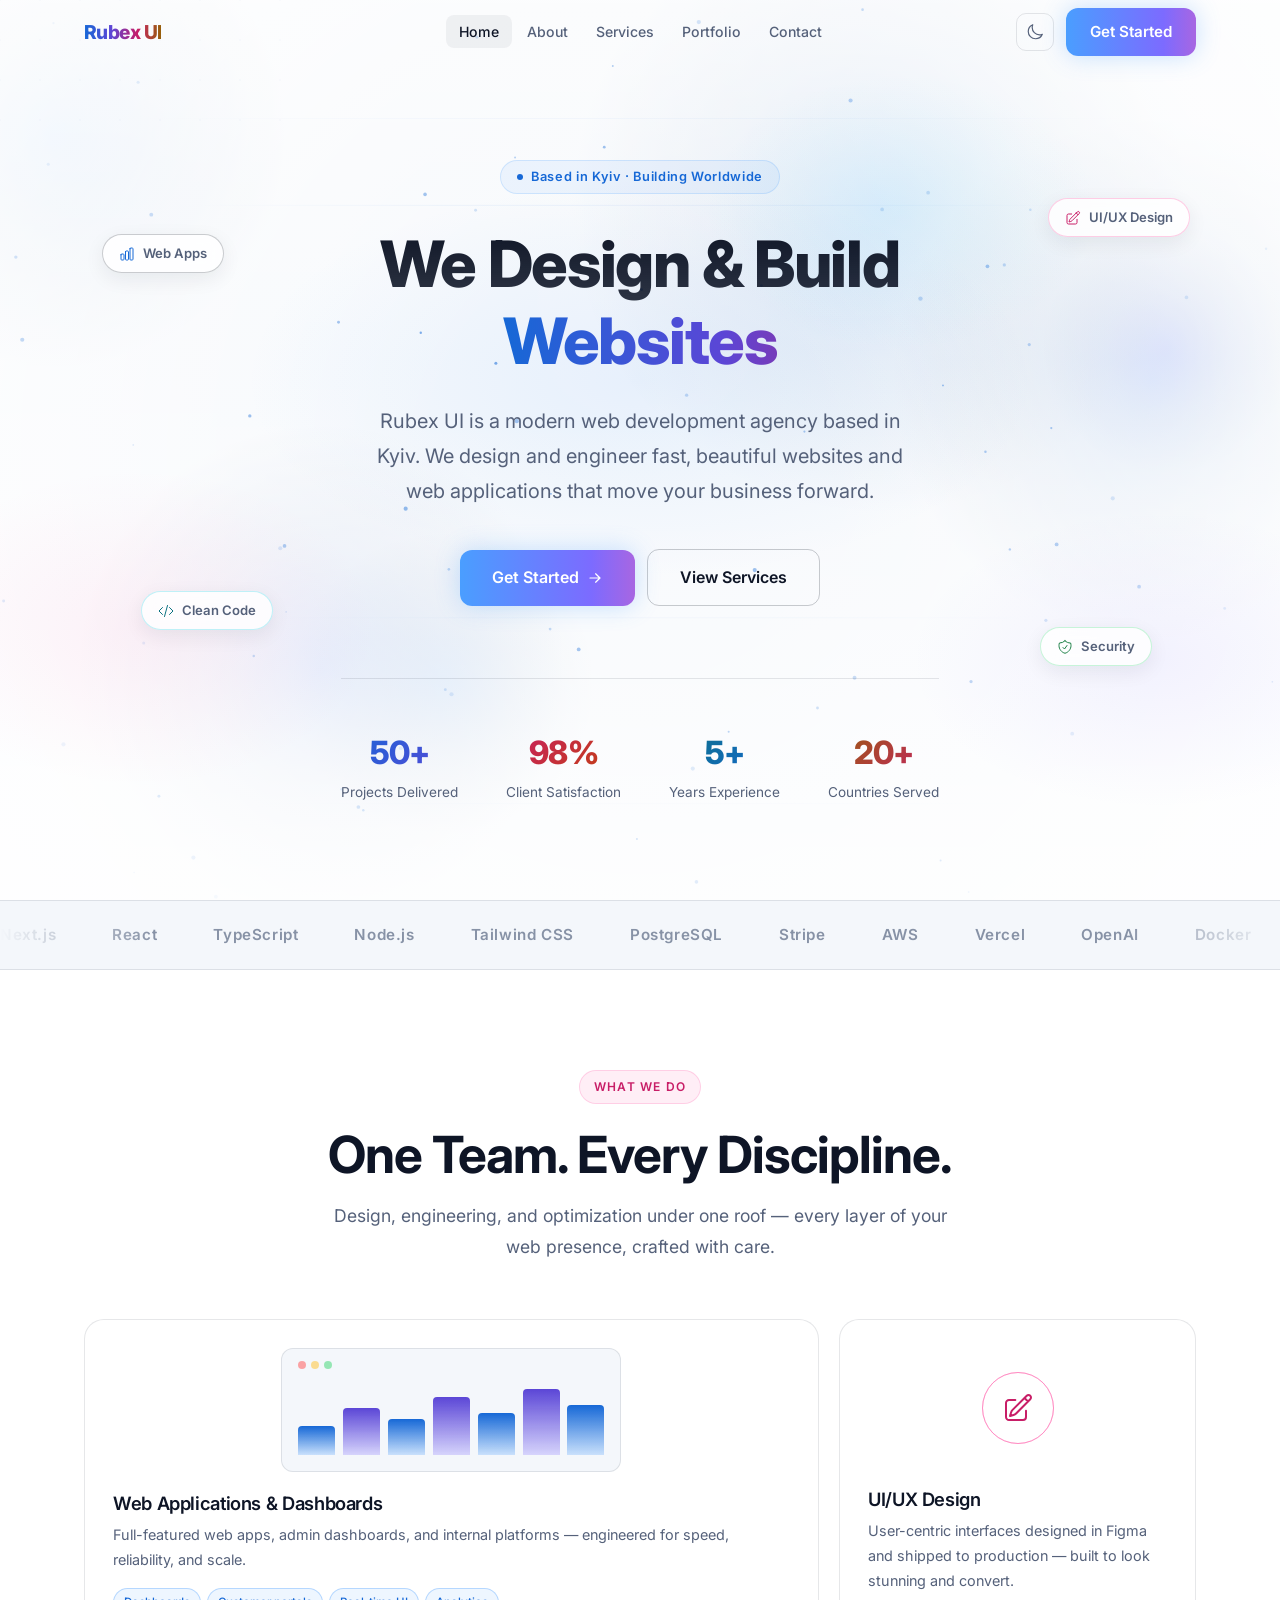
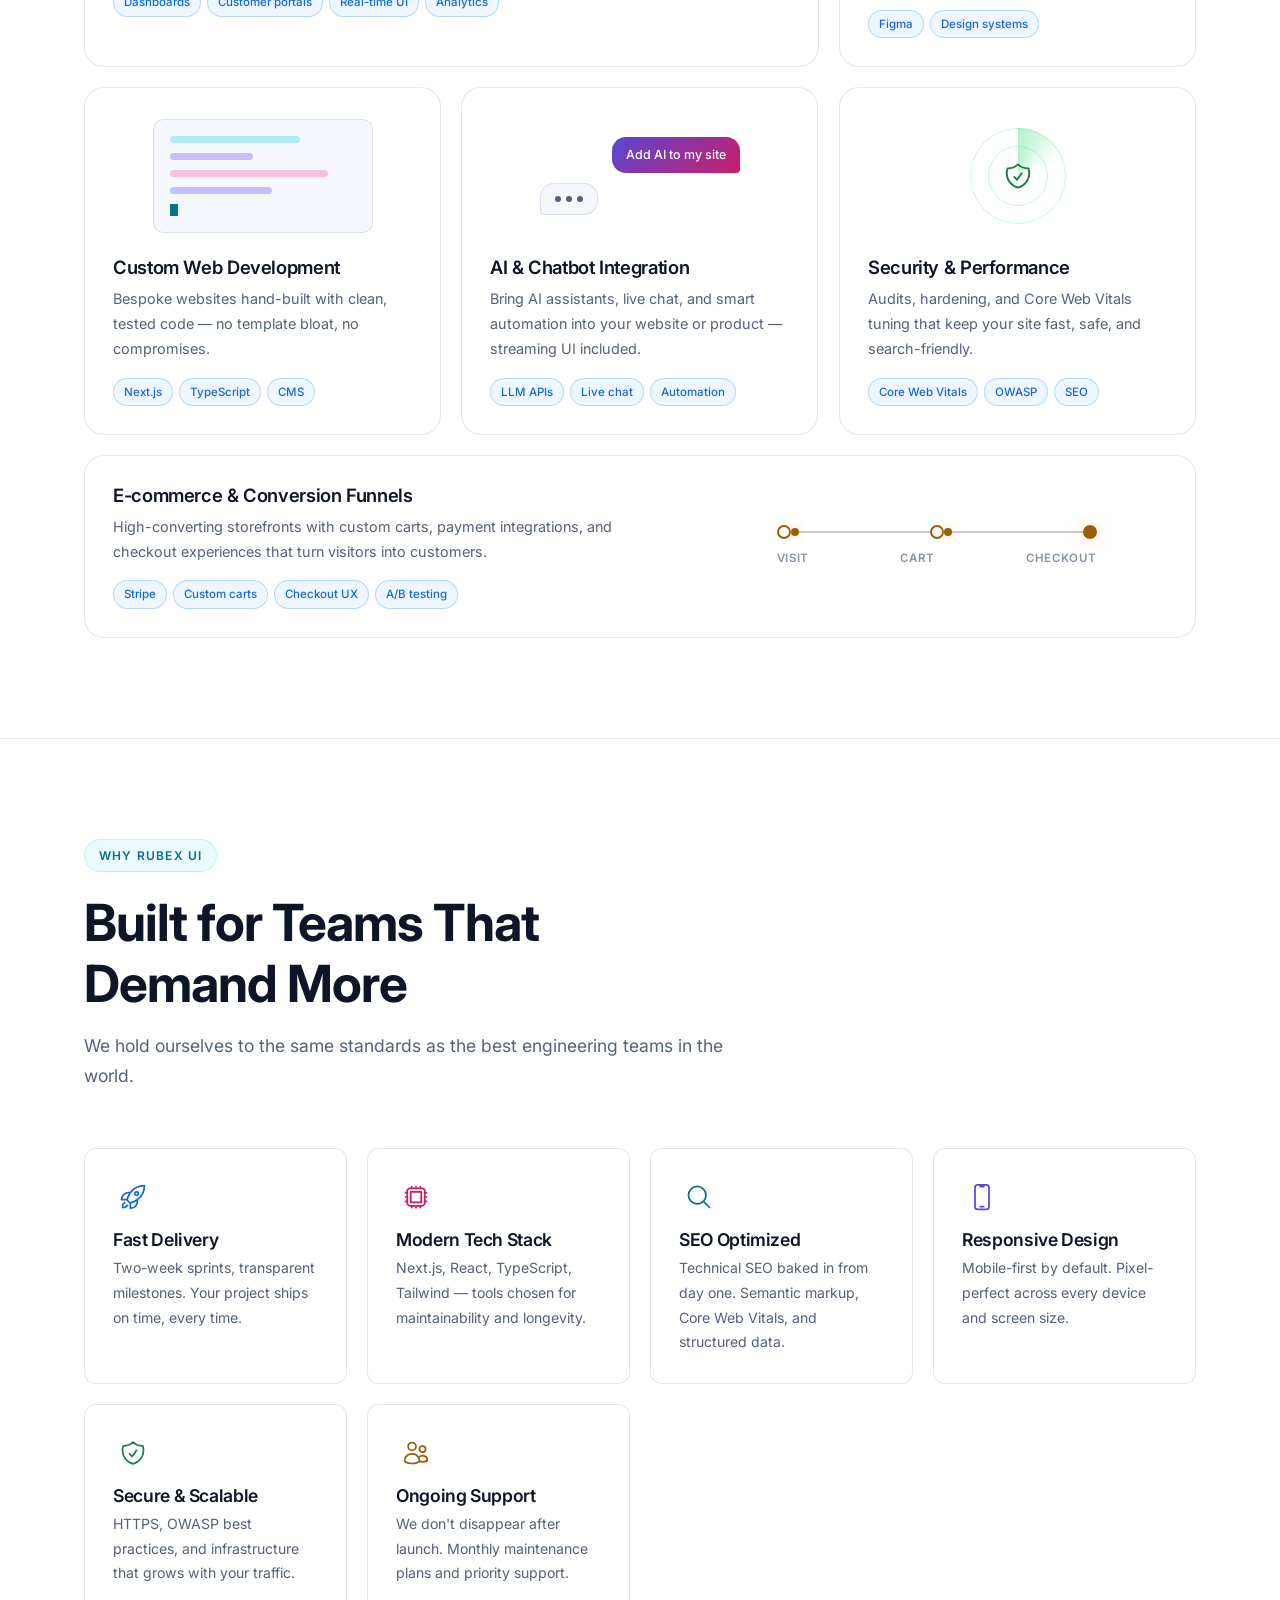
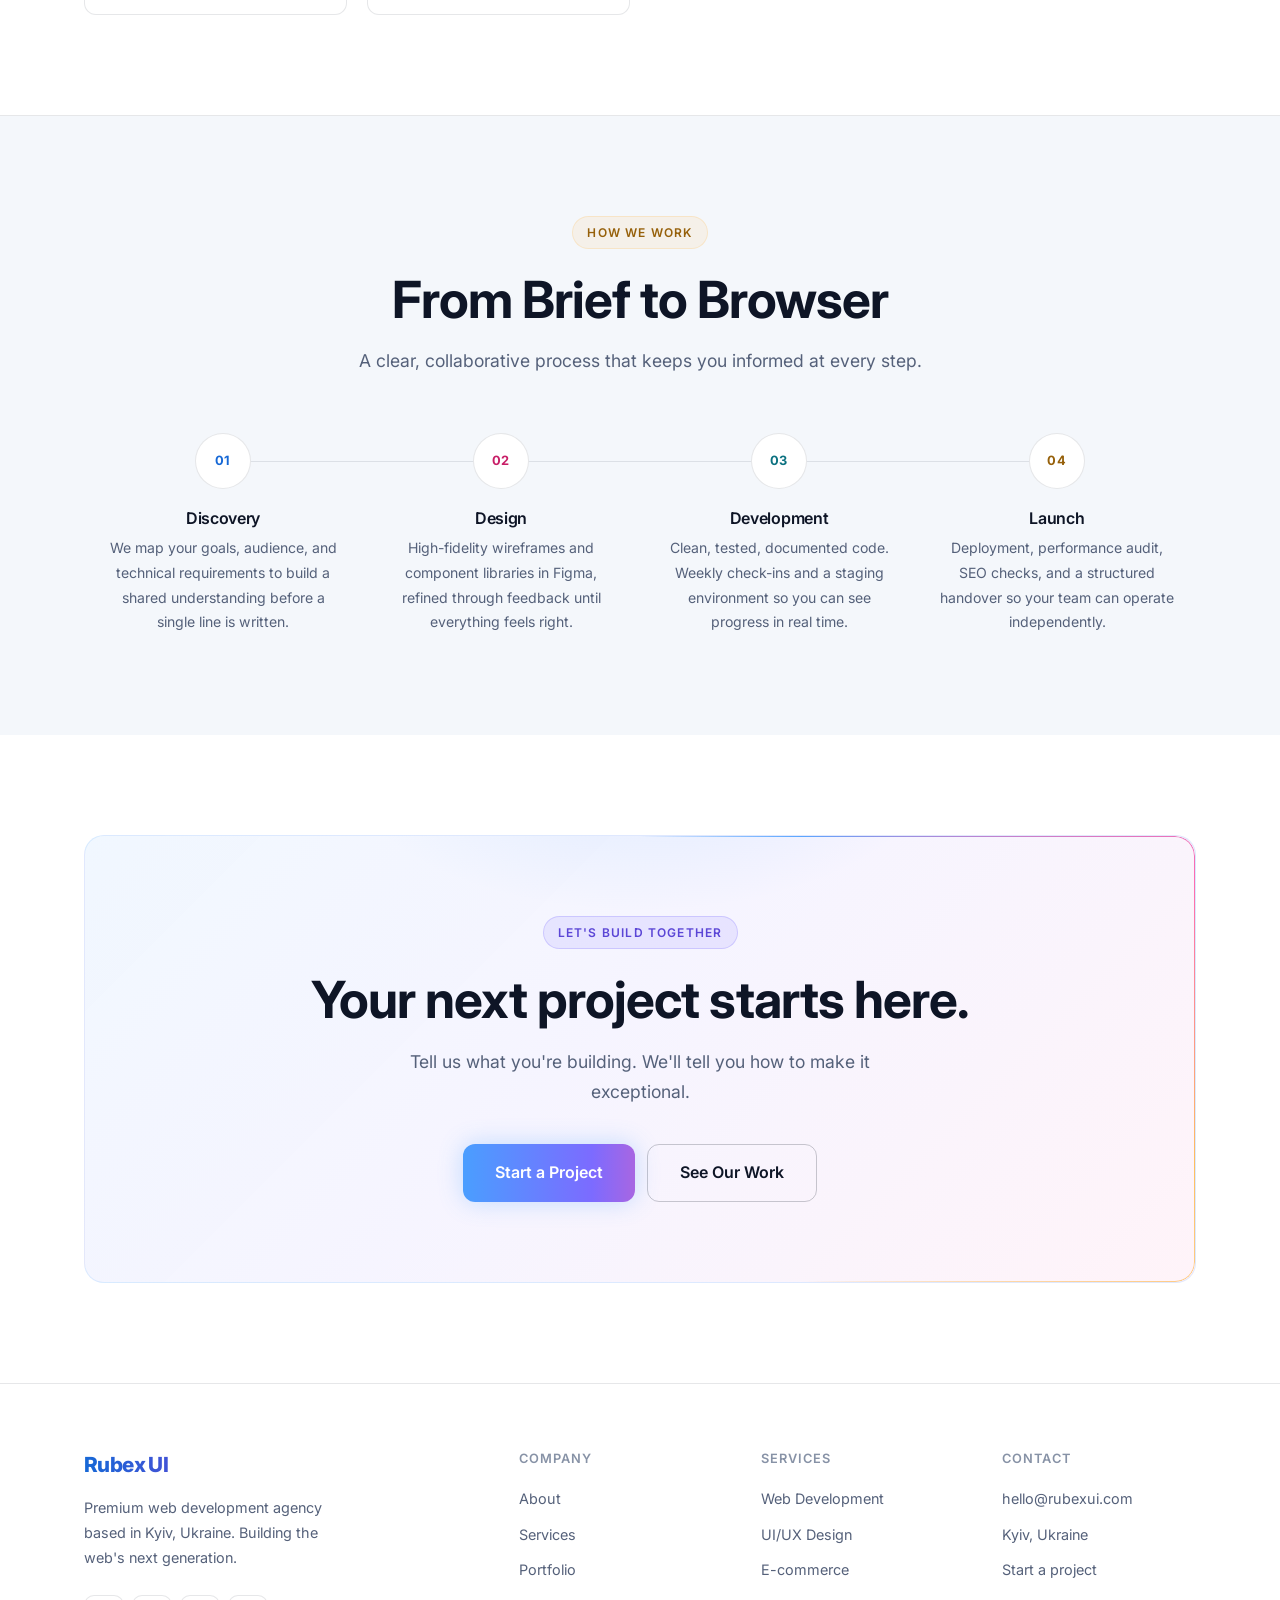
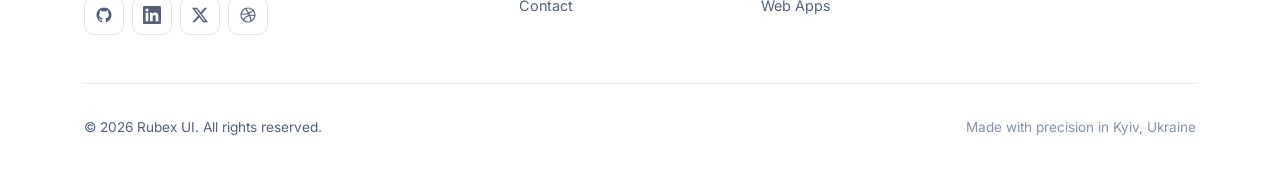
<file: index.html>
<!DOCTYPE html>
<html lang="en">
<head>
  <meta charset="UTF-8" />
  <meta name="viewport" content="width=device-width, initial-scale=1.0" />

  <!-- Apply the stored/system theme before first paint so there is no flash
       of the wrong theme. Kept inline and blocking on purpose. -->
  <script>
    (function () {
      try {
        var t = localStorage.getItem('rubex-theme');
        if (t !== 'light' && t !== 'dark') {
          t = window.matchMedia('(prefers-color-scheme: light)').matches ? 'light' : 'dark';
        }
        document.documentElement.setAttribute('data-theme', t);
      } catch (e) {
        document.documentElement.setAttribute('data-theme', 'dark');
      }
    })();
  </script>
  <title>Web Development Agency in Kyiv, Ukraine | Rubex UI</title>
  <meta name="description" content="Rubex UI is a web development agency in Kyiv, Ukraine. We design and build fast websites, web apps and e-commerce stores for clients in 20+ countries." />
  <link rel="canonical" href="https://rubexs.com/" />
  <meta name="robots" content="index, follow, max-image-preview:large, max-snippet:-1, max-video-preview:-1" />
  <meta name="theme-color" content="#0A0C0F" />

  <meta property="og:site_name" content="Rubex UI" />
  <meta property="og:locale" content="en_US" />
  <meta property="og:type" content="website" />
  <meta property="og:url" content="https://rubexs.com/" />
  <meta property="og:title" content="Web Development Agency in Kyiv, Ukraine | Rubex UI" />
  <meta property="og:description" content="Fast, beautiful websites, web apps and e-commerce stores — designed and engineered in Kyiv for clients worldwide." />
  <meta property="og:image" content="https://rubexs.com/assets/img/og-image.png" />
  <meta property="og:image:width" content="1200" />
  <meta property="og:image:height" content="630" />
  <meta property="og:image:alt" content="Rubex UI — web development agency in Kyiv, Ukraine" />

  <meta name="twitter:card" content="summary_large_image" />
  <meta name="twitter:title" content="Web Development Agency in Kyiv, Ukraine | Rubex UI" />
  <meta name="twitter:description" content="Fast, beautiful websites, web apps and e-commerce stores — designed and engineered in Kyiv for clients worldwide." />
  <meta name="twitter:image" content="https://rubexs.com/assets/img/og-image.png" />

  <link rel="preconnect" href="https://fonts.googleapis.com" />
  <link rel="preconnect" href="https://fonts.gstatic.com" crossorigin />
  <link rel="stylesheet" href="https://fonts.googleapis.com/css2?family=Inter:wght@300;400;500;600;700;800;900&display=swap" />
  <link rel="stylesheet" href="assets/css/styles.css" />
  <link rel="apple-touch-icon" href="assets/img/logo.png" />
  <link rel="icon" href="data:image/svg+xml,<svg xmlns='http://www.w3.org/2000/svg' viewBox='0 0 32 32'><rect width='32' height='32' rx='8' fill='%234A9EFF'/><path d='M8 10h10a6 6 0 0 1 0 12H8V10z' fill='none' stroke='white' stroke-width='2.5'/><circle cx='22' cy='22' r='3' fill='white'/></svg>" />

  <script type="application/ld+json">
  {
    "@context": "https://schema.org",
    "@graph": [
      {
        "@type": ["Organization", "ProfessionalService"],
        "@id": "https://rubexs.com/#organization",
        "name": "Rubex UI",
        "alternateName": "Rubex UI Web Development Agency",
        "url": "https://rubexs.com/",
        "description": "Web development agency based in Kyiv, Ukraine, designing and building websites, web applications and e-commerce experiences for clients worldwide.",
        "slogan": "We design and build websites that move your business forward.",
        "logo": {
          "@type": "ImageObject",
          "url": "https://rubexs.com/assets/img/logo.png",
          "width": 512,
          "height": 512
        },
        "image": "https://rubexs.com/assets/img/og-image.png",
        "address": {
          "@type": "PostalAddress",
          "addressLocality": "Kyiv",
          "addressCountry": "UA"
        },
        "foundingLocation": {
          "@type": "Place",
          "name": "Kyiv, Ukraine"
        },
        "areaServed": {
          "@type": "Place",
          "name": "Worldwide"
        },
        "numberOfEmployees": {
          "@type": "QuantitativeValue",
          "value": 4
        },
        "knowsAbout": [
          "Web development",
          "Web application development",
          "UI/UX design",
          "E-commerce development",
          "API development and integration",
          "Search engine optimization",
          "Core Web Vitals performance"
        ],
        "contactPoint": {
          "@type": "ContactPoint",
          "contactType": "sales",
          "url": "https://rubexs.com/contact.html",
          "availableLanguage": ["English", "Ukrainian"]
        },
        "makesOffer": [
          { "@type": "Offer", "itemOffered": { "@type": "Service", "name": "Website Development" } },
          { "@type": "Offer", "itemOffered": { "@type": "Service", "name": "Web Application Development" } },
          { "@type": "Offer", "itemOffered": { "@type": "Service", "name": "UI/UX Design" } },
          { "@type": "Offer", "itemOffered": { "@type": "Service", "name": "API Development & Integrations" } },
          { "@type": "Offer", "itemOffered": { "@type": "Service", "name": "E-commerce Solutions" } },
          { "@type": "Offer", "itemOffered": { "@type": "Service", "name": "Maintenance & Support" } }
        ]
      },
      {
        "@type": "WebSite",
        "@id": "https://rubexs.com/#website",
        "url": "https://rubexs.com/",
        "name": "Rubex UI",
        "description": "Web development agency in Kyiv, Ukraine.",
        "publisher": { "@id": "https://rubexs.com/#organization" },
        "inLanguage": "en"
      },
      {
        "@type": "WebPage",
        "@id": "https://rubexs.com/#webpage",
        "url": "https://rubexs.com/",
        "name": "Web Development Agency in Kyiv, Ukraine | Rubex UI",
        "description": "Rubex UI is a web development agency in Kyiv, Ukraine. We design and build fast websites, web apps and e-commerce stores for clients in 20+ countries.",
        "isPartOf": { "@id": "https://rubexs.com/#website" },
        "about": { "@id": "https://rubexs.com/#organization" },
        "primaryImageOfPage": {
          "@type": "ImageObject",
          "url": "https://rubexs.com/assets/img/og-image.png"
        },
        "inLanguage": "en"
      }
    ]
  }
  </script>
</head>
<body>

  <div class="scroll-progress" aria-hidden="true"></div>
  <div class="cursor-glow" aria-hidden="true"></div>

  <!-- ── Navigation ── -->
  <nav class="navbar" role="navigation" aria-label="Main navigation">
    <div class="nav-inner">
      <a class="nav-logo" href="./" aria-label="Rubex UI Home">Rubex UI</a>
      <ul class="nav-links">
        <li><a href="./">Home</a></li>
        <li><a href="about.html">About</a></li>
        <li><a href="services.html">Services</a></li>
        <li><a href="portfolio.html">Portfolio</a></li>
        <li><a href="contact.html">Contact</a></li>
      </ul>
      <div class="nav-right">
        <button class="theme-toggle" type="button" aria-label="Switch to light theme" title="Switch theme">
          <svg class="icon-sun" xmlns="http://www.w3.org/2000/svg" fill="none" viewBox="0 0 24 24" stroke-width="1.6" stroke="currentColor" aria-hidden="true"><path stroke-linecap="round" stroke-linejoin="round" d="M12 3v2.25m6.364.386-1.591 1.591M21 12h-2.25m-.386 6.364-1.591-1.591M12 18.75V21m-4.773-4.227-1.591 1.591M5.25 12H3m4.227-4.773L5.636 5.636M15.75 12a3.75 3.75 0 1 1-7.5 0 3.75 3.75 0 0 1 7.5 0Z"/></svg>
          <svg class="icon-moon" xmlns="http://www.w3.org/2000/svg" fill="none" viewBox="0 0 24 24" stroke-width="1.6" stroke="currentColor" aria-hidden="true"><path stroke-linecap="round" stroke-linejoin="round" d="M21.752 15.002A9.72 9.72 0 0 1 18 15.75c-5.385 0-9.75-4.365-9.75-9.75 0-1.33.266-2.597.748-3.752A9.753 9.753 0 0 0 3 11.25C3 16.635 7.365 21 12.75 21a9.753 9.753 0 0 0 9.002-5.998Z"/></svg>
        </button>
        <a class="btn btn-primary nav-cta" href="contact.html">Get Started</a>
        <button class="nav-hamburger" aria-label="Open menu" aria-expanded="false">
          <span></span><span></span><span></span>
        </button>
      </div>
    </div>
  </nav>
  <nav class="nav-mobile" aria-label="Mobile navigation">
    <a href="./">Home</a>
    <a href="about.html">About</a>
    <a href="services.html">Services</a>
    <a href="portfolio.html">Portfolio</a>
    <a href="contact.html">Contact</a>
    <div class="nav-divider"></div>
    <a class="btn btn-primary" href="contact.html">Get Started</a>
  </nav>

  <main>

    <!-- ── Hero ── -->
    <section class="hero" aria-label="Hero">
      <!-- Abstract animated background canvas (dark + blue particles) -->
      <canvas class="hero-video-canvas" aria-hidden="true" id="heroBgCanvas"></canvas>
      <div class="hero-overlay" aria-hidden="true"></div>
      <canvas class="hero-canvas" aria-hidden="true"></canvas>
      <div class="hero-glow" aria-hidden="true"></div>
      <div class="hero-glow-2" aria-hidden="true"></div>
      <div class="hero-glow-3" aria-hidden="true"></div>
      <div class="hero-glow-4" aria-hidden="true"></div>

      <!-- Floating category chips -->
      <div class="hero-float hero-float-1" aria-hidden="true">
        <svg xmlns="http://www.w3.org/2000/svg" fill="none" viewBox="0 0 24 24" stroke-width="1.5" stroke="currentColor"><path stroke-linecap="round" stroke-linejoin="round" d="M3 13.125C3 12.504 3.504 12 4.125 12h2.25c.621 0 1.125.504 1.125 1.125v6.75C7.5 20.496 6.996 21 6.375 21h-2.25A1.125 1.125 0 0 1 3 19.875v-6.75ZM9.75 8.625c0-.621.504-1.125 1.125-1.125h2.25c.621 0 1.125.504 1.125 1.125v11.25c0 .621-.504 1.125-1.125 1.125h-2.25a1.125 1.125 0 0 1-1.125-1.125V8.625ZM16.5 4.125c0-.621.504-1.125 1.125-1.125h2.25C20.496 3 21 3.504 21 4.125v15.75c0 .621-.504 1.125-1.125 1.125h-2.25a1.125 1.125 0 0 1-1.125-1.125V4.125Z"/></svg>
        Web Apps
      </div>
      <div class="hero-float hero-float-2" aria-hidden="true">
        <svg xmlns="http://www.w3.org/2000/svg" fill="none" viewBox="0 0 24 24" stroke-width="1.5" stroke="currentColor"><path stroke-linecap="round" stroke-linejoin="round" d="m16.862 4.487 1.687-1.688a1.875 1.875 0 1 1 2.652 2.652L10.582 16.07a4.5 4.5 0 0 1-1.897 1.13L6 18l.8-2.685a4.5 4.5 0 0 1 1.13-1.897l8.932-8.931Zm0 0L19.5 7.125M18 14v4.75A2.25 2.25 0 0 1 15.75 21H5.25A2.25 2.25 0 0 1 3 18.75V8.25A2.25 2.25 0 0 1 5.25 6H10"/></svg>
        UI/UX Design
      </div>
      <div class="hero-float hero-float-3" aria-hidden="true">
        <svg xmlns="http://www.w3.org/2000/svg" fill="none" viewBox="0 0 24 24" stroke-width="1.5" stroke="currentColor"><path stroke-linecap="round" stroke-linejoin="round" d="M17.25 6.75 22.5 12l-5.25 5.25m-10.5 0L1.5 12l5.25-5.25m7.5-3-4.5 16.5"/></svg>
        Clean Code
      </div>
      <div class="hero-float hero-float-4" aria-hidden="true">
        <svg xmlns="http://www.w3.org/2000/svg" fill="none" viewBox="0 0 24 24" stroke-width="1.5" stroke="currentColor"><path stroke-linecap="round" stroke-linejoin="round" d="M9 12.75 11.25 15 15 9.75m-3-7.036A11.959 11.959 0 0 1 3.598 6 11.99 11.99 0 0 0 3 9.749c0 5.592 3.824 10.29 9 11.623 5.176-1.332 9-6.03 9-11.622 0-1.31-.21-2.571-.598-3.751h-.152c-3.196 0-6.1-1.248-8.25-3.285Z"/></svg>
        Security
      </div>

      <div class="container">
        <div class="hero-content">
          <div class="hero-badge">Based in Kyiv · Building Worldwide</div>
          <h1>We Design &amp; Build<br />
            <span class="rotate-wrap"><span class="rotate-word" id="rotateWord">Websites</span></span>
          </h1>
          <p>Rubex UI is a modern web development agency based in Kyiv. We design and engineer fast, beautiful websites and web applications that move your business forward.</p>
          <div class="hero-actions">
            <a href="contact.html" class="btn btn-primary btn-lg btn-shine btn-magnetic">Get Started
              <svg xmlns="http://www.w3.org/2000/svg" viewBox="0 0 20 20" fill="currentColor" width="16" height="16"><path fill-rule="evenodd" d="M3 10a.75.75 0 0 1 .75-.75h10.638L10.23 5.29a.75.75 0 1 1 1.04-1.08l5.5 5.25a.75.75 0 0 1 0 1.08l-5.5 5.25a.75.75 0 1 1-1.04-1.08l4.158-3.96H3.75A.75.75 0 0 1 3 10Z" clip-rule="evenodd"/></svg>
            </a>
            <a href="services.html" class="btn btn-secondary btn-lg">View Services</a>
          </div>
          <div class="hero-stats">
            <div class="hero-stat"><strong data-count="50" data-suffix="+">0+</strong><span>Projects Delivered</span></div>
            <div class="hero-stat"><strong data-count="98" data-suffix="%">0%</strong><span>Client Satisfaction</span></div>
            <div class="hero-stat"><strong data-count="5" data-suffix="+">0+</strong><span>Years Experience</span></div>
            <div class="hero-stat"><strong data-count="20" data-suffix="+">0+</strong><span>Countries Served</span></div>
          </div>
        </div>
      </div>
    </section>

    <!-- ── Tech Marquee ── -->
    <section class="marquee-section" aria-label="Technologies we work with">
      <div class="marquee">
        <div class="marquee-track">
          <span class="marquee-item">Next.js</span>
          <span class="marquee-item">React</span>
          <span class="marquee-item">TypeScript</span>
          <span class="marquee-item">Node.js</span>
          <span class="marquee-item">Tailwind CSS</span>
          <span class="marquee-item">PostgreSQL</span>
          <span class="marquee-item">Stripe</span>
          <span class="marquee-item">AWS</span>
          <span class="marquee-item">Vercel</span>
          <span class="marquee-item">OpenAI</span>
          <span class="marquee-item">Docker</span>
          <span class="marquee-item">GraphQL</span>
          <span class="marquee-item" aria-hidden="true">Next.js</span>
          <span class="marquee-item" aria-hidden="true">React</span>
          <span class="marquee-item" aria-hidden="true">TypeScript</span>
          <span class="marquee-item" aria-hidden="true">Node.js</span>
          <span class="marquee-item" aria-hidden="true">Tailwind CSS</span>
          <span class="marquee-item" aria-hidden="true">PostgreSQL</span>
          <span class="marquee-item" aria-hidden="true">Stripe</span>
          <span class="marquee-item" aria-hidden="true">AWS</span>
          <span class="marquee-item" aria-hidden="true">Vercel</span>
          <span class="marquee-item" aria-hidden="true">OpenAI</span>
          <span class="marquee-item" aria-hidden="true">Docker</span>
          <span class="marquee-item" aria-hidden="true">GraphQL</span>
        </div>
      </div>
    </section>

    <!-- ── What We Do (Bento) ── -->
    <section class="section industries-section" aria-labelledby="industries-heading">
      <div class="container">
        <div class="section-header centered reveal">
          <div class="section-tag tag-pink">What We Do</div>
          <h2 id="industries-heading">One Team. Every Discipline.</h2>
          <p>Design, engineering, and optimization under one roof — every layer of your web presence, crafted with care.</p>
        </div>
        <div class="bento-grid">

          <!-- SaaS -->
          <article class="bento-card spotlight bento-span-4 reveal">
            <div class="bento-visual visual-saas" aria-hidden="true">
              <div class="saas-window">
                <div class="saas-dots"><span></span><span></span><span></span></div>
                <div class="saas-bars">
                  <span style="--h:40%"></span><span style="--h:65%"></span><span style="--h:50%"></span><span style="--h:80%"></span><span style="--h:58%"></span><span style="--h:92%"></span><span style="--h:70%"></span>
                </div>
              </div>
            </div>
            <div class="bento-body">
              <h3>Web Applications &amp; Dashboards</h3>
              <p>Full-featured web apps, admin dashboards, and internal platforms — engineered for speed, reliability, and scale.</p>
              <div class="bento-tags"><span>Dashboards</span><span>Customer portals</span><span>Real-time UI</span><span>Analytics</span></div>
            </div>
          </article>

          <!-- UI/UX Design -->
          <article class="bento-card spotlight accent-pink bento-span-2 reveal reveal-delay-1">
            <div class="bento-visual visual-micro" aria-hidden="true">
              <div class="micro-pulse"><span></span><span></span>
                <svg xmlns="http://www.w3.org/2000/svg" fill="none" viewBox="0 0 24 24" stroke-width="1.5" stroke="currentColor"><path stroke-linecap="round" stroke-linejoin="round" d="m16.862 4.487 1.687-1.688a1.875 1.875 0 1 1 2.652 2.652L10.582 16.07a4.5 4.5 0 0 1-1.897 1.13L6 18l.8-2.685a4.5 4.5 0 0 1 1.13-1.897l8.932-8.931Zm0 0L19.5 7.125M18 14v4.75A2.25 2.25 0 0 1 15.75 21H5.25A2.25 2.25 0 0 1 3 18.75V8.25A2.25 2.25 0 0 1 5.25 6H10"/></svg>
              </div>
            </div>
            <div class="bento-body">
              <h3>UI/UX Design</h3>
              <p>User-centric interfaces designed in Figma and shipped to production — built to look stunning and convert.</p>
              <div class="bento-tags"><span>Figma</span><span>Design systems</span></div>
            </div>
          </article>

          <!-- Custom Web Development -->
          <article class="bento-card spotlight accent-cyan bento-span-2 reveal">
            <div class="bento-visual visual-dev" aria-hidden="true">
              <div class="dev-code">
                <span class="code-line" style="--w:70%; --c:1"></span>
                <span class="code-line" style="--w:45%; --c:2"></span>
                <span class="code-line" style="--w:85%; --c:3"></span>
                <span class="code-line" style="--w:55%; --c:2"></span>
                <span class="code-caret"></span>
              </div>
            </div>
            <div class="bento-body">
              <h3>Custom Web Development</h3>
              <p>Bespoke websites hand-built with clean, tested code — no template bloat, no compromises.</p>
              <div class="bento-tags"><span>Next.js</span><span>TypeScript</span><span>CMS</span></div>
            </div>
          </article>

          <!-- AI & Chatbot Integration -->
          <article class="bento-card spotlight accent-violet bento-span-2 reveal reveal-delay-1">
            <div class="bento-visual visual-ai" aria-hidden="true">
              <div class="ai-chat">
                <div class="ai-bubble ai-bubble-user">Add AI to my site</div>
                <div class="ai-bubble ai-bubble-bot"><span class="ai-dot"></span><span class="ai-dot"></span><span class="ai-dot"></span></div>
              </div>
            </div>
            <div class="bento-body">
              <h3>AI &amp; Chatbot Integration</h3>
              <p>Bring AI assistants, live chat, and smart automation into your website or product — streaming UI included.</p>
              <div class="bento-tags"><span>LLM APIs</span><span>Live chat</span><span>Automation</span></div>
            </div>
          </article>

          <!-- Cybersecurity -->
          <article class="bento-card spotlight accent-green bento-span-2 reveal reveal-delay-2">
            <div class="bento-visual visual-cyber" aria-hidden="true">
              <div class="cyber-radar">
                <span class="radar-ring"></span>
                <span class="radar-ring"></span>
                <span class="radar-sweep"></span>
                <svg xmlns="http://www.w3.org/2000/svg" fill="none" viewBox="0 0 24 24" stroke-width="1.5" stroke="currentColor"><path stroke-linecap="round" stroke-linejoin="round" d="M9 12.75 11.25 15 15 9.75m-3-7.036A11.959 11.959 0 0 1 3.598 6 11.99 11.99 0 0 0 3 9.749c0 5.592 3.824 10.29 9 11.623 5.176-1.332 9-6.03 9-11.622 0-1.31-.21-2.571-.598-3.751h-.152c-3.196 0-6.1-1.248-8.25-3.285Z"/></svg>
              </div>
            </div>
            <div class="bento-body">
              <h3>Security &amp; Performance</h3>
              <p>Audits, hardening, and Core Web Vitals tuning that keep your site fast, safe, and search-friendly.</p>
              <div class="bento-tags"><span>Core Web Vitals</span><span>OWASP</span><span>SEO</span></div>
            </div>
          </article>

          <!-- E-commerce (wide) -->
          <article class="bento-card spotlight accent-amber bento-span-6 bento-wide reveal">
            <div class="bento-body">
              <h3>E-commerce &amp; Conversion Funnels</h3>
              <p>High-converting storefronts with custom carts, payment integrations, and checkout experiences that turn visitors into customers.</p>
              <div class="bento-tags"><span>Stripe</span><span>Custom carts</span><span>Checkout UX</span><span>A/B testing</span></div>
            </div>
            <div class="bento-visual visual-b2b" aria-hidden="true">
              <div class="b2b-pipeline">
                <span class="pipe-node"></span>
                <span class="pipe-line"><span class="pipe-flow"></span></span>
                <span class="pipe-node"></span>
                <span class="pipe-line"><span class="pipe-flow" style="animation-delay:0.6s"></span></span>
                <span class="pipe-node pipe-node-end"></span>
              </div>
              <div class="b2b-labels"><span>Visit</span><span>Cart</span><span>Checkout</span></div>
            </div>
          </article>

        </div>
      </div>
    </section>

    <div class="divider"></div>

    <!-- ── Why Choose Us ── -->
    <section class="section" aria-labelledby="why-heading">
      <div class="container">
        <div class="section-header reveal">
          <div class="section-tag tag-cyan">Why Rubex UI</div>
          <h2 id="why-heading">Built for Teams That Demand More</h2>
          <p>We hold ourselves to the same standards as the best engineering teams in the world.</p>
        </div>
        <div class="why-grid">
          <div class="why-card reveal reveal-delay-1">
            <div class="why-icon" aria-hidden="true">
              <svg xmlns="http://www.w3.org/2000/svg" fill="none" viewBox="0 0 24 24" stroke-width="1.5" stroke="currentColor"><path stroke-linecap="round" stroke-linejoin="round" d="M15.59 14.37a6 6 0 0 1-5.84 7.38v-4.8m5.84-2.58a14.98 14.98 0 0 0 6.16-12.12A14.98 14.98 0 0 0 9.631 8.41m5.96 5.96a14.926 14.926 0 0 1-5.841 2.58m-.119-8.54a6 6 0 0 0-7.381 5.84h4.8m2.581-5.84a14.927 14.927 0 0 0-2.58 5.84m2.699 2.7c-.103.021-.207.041-.311.06a15.09 15.09 0 0 1-2.448-2.448 14.9 14.9 0 0 1 .06-.312m-2.24 2.39a4.493 4.493 0 0 0-1.757 4.306 4.493 4.493 0 0 0 4.306-1.758M16.5 9a1.5 1.5 0 1 1-3 0 1.5 1.5 0 0 1 3 0Z"/></svg>
            </div>
            <h3>Fast Delivery</h3>
            <p>Two-week sprints, transparent milestones. Your project ships on time, every time.</p>
          </div>
          <div class="why-card reveal reveal-delay-2">
            <div class="why-icon" aria-hidden="true">
              <svg xmlns="http://www.w3.org/2000/svg" fill="none" viewBox="0 0 24 24" stroke-width="1.5" stroke="currentColor"><path stroke-linecap="round" stroke-linejoin="round" d="M8.25 3v1.5M4.5 8.25H3m18 0h-1.5M4.5 12H3m18 0h-1.5m-15 3.75H3m18 0h-1.5M8.25 19.5V21M12 3v1.5m0 15V21m3.75-18v1.5m0 15V21m-9-1.5h10.5a2.25 2.25 0 0 0 2.25-2.25V6.75a2.25 2.25 0 0 0-2.25-2.25H6.75A2.25 2.25 0 0 0 4.5 6.75v10.5a2.25 2.25 0 0 0 2.25 2.25Zm.75-12h9v9h-9v-9Z"/></svg>
            </div>
            <h3>Modern Tech Stack</h3>
            <p>Next.js, React, TypeScript, Tailwind — tools chosen for maintainability and longevity.</p>
          </div>
          <div class="why-card reveal reveal-delay-3">
            <div class="why-icon" aria-hidden="true">
              <svg xmlns="http://www.w3.org/2000/svg" fill="none" viewBox="0 0 24 24" stroke-width="1.5" stroke="currentColor"><path stroke-linecap="round" stroke-linejoin="round" d="m21 21-5.197-5.197m0 0A7.5 7.5 0 1 0 5.196 5.196a7.5 7.5 0 0 0 10.607 10.607Z"/></svg>
            </div>
            <h3>SEO Optimized</h3>
            <p>Technical SEO baked in from day one. Semantic markup, Core Web Vitals, and structured data.</p>
          </div>
          <div class="why-card reveal reveal-delay-1">
            <div class="why-icon" aria-hidden="true">
              <svg xmlns="http://www.w3.org/2000/svg" fill="none" viewBox="0 0 24 24" stroke-width="1.5" stroke="currentColor"><path stroke-linecap="round" stroke-linejoin="round" d="M10.5 1.5H8.25A2.25 2.25 0 0 0 6 3.75v16.5a2.25 2.25 0 0 0 2.25 2.25h7.5A2.25 2.25 0 0 0 18 20.25V3.75a2.25 2.25 0 0 0-2.25-2.25H13.5m-3 0V3h3V1.5m-3 0h3m-3 18.75h3"/></svg>
            </div>
            <h3>Responsive Design</h3>
            <p>Mobile-first by default. Pixel-perfect across every device and screen size.</p>
          </div>
          <div class="why-card reveal reveal-delay-2">
            <div class="why-icon" aria-hidden="true">
              <svg xmlns="http://www.w3.org/2000/svg" fill="none" viewBox="0 0 24 24" stroke-width="1.5" stroke="currentColor"><path stroke-linecap="round" stroke-linejoin="round" d="M9 12.75 11.25 15 15 9.75m-3-7.036A11.959 11.959 0 0 1 3.598 6 11.99 11.99 0 0 0 3 9.749c0 5.592 3.824 10.29 9 11.623 5.176-1.332 9-6.03 9-11.622 0-1.31-.21-2.571-.598-3.751h-.152c-3.196 0-6.1-1.248-8.25-3.285Z"/></svg>
            </div>
            <h3>Secure &amp; Scalable</h3>
            <p>HTTPS, OWASP best practices, and infrastructure that grows with your traffic.</p>
          </div>
          <div class="why-card reveal reveal-delay-3">
            <div class="why-icon" aria-hidden="true">
              <svg xmlns="http://www.w3.org/2000/svg" fill="none" viewBox="0 0 24 24" stroke-width="1.5" stroke="currentColor"><path stroke-linecap="round" stroke-linejoin="round" d="M15 19.128a9.38 9.38 0 0 0 2.625.372 9.337 9.337 0 0 0 4.121-.952 4.125 4.125 0 0 0-7.533-2.493M15 19.128v-.003c0-1.113-.285-2.16-.786-3.07M15 19.128v.106A12.318 12.318 0 0 1 8.624 21c-2.331 0-4.512-.645-6.374-1.766l-.001-.109a6.375 6.375 0 0 1 11.964-3.07M12 6.375a3.375 3.375 0 1 1-6.75 0 3.375 3.375 0 0 1 6.75 0Zm8.25 2.25a2.625 2.625 0 1 1-5.25 0 2.625 2.625 0 0 1 5.25 0Z"/></svg>
            </div>
            <h3>Ongoing Support</h3>
            <p>We don't disappear after launch. Monthly maintenance plans and priority support.</p>
          </div>
        </div>
      </div>
    </section>

    <div class="divider"></div>

    <!-- ── Process ── -->
    <section class="section process-section" aria-labelledby="process-heading">
      <div class="container">
        <div class="section-header centered reveal">
          <div class="section-tag tag-amber">How We Work</div>
          <h2 id="process-heading">From Brief to Browser</h2>
          <p>A clear, collaborative process that keeps you informed at every step.</p>
        </div>
        <div class="process-steps">
          <div class="process-step reveal reveal-delay-1">
            <div class="step-num">01</div>
            <h3>Discovery</h3>
            <p>We map your goals, audience, and technical requirements to build a shared understanding before a single line is written.</p>
          </div>
          <div class="process-step reveal reveal-delay-2">
            <div class="step-num">02</div>
            <h3>Design</h3>
            <p>High-fidelity wireframes and component libraries in Figma, refined through feedback until everything feels right.</p>
          </div>
          <div class="process-step reveal reveal-delay-3">
            <div class="step-num">03</div>
            <h3>Development</h3>
            <p>Clean, tested, documented code. Weekly check-ins and a staging environment so you can see progress in real time.</p>
          </div>
          <div class="process-step reveal reveal-delay-4">
            <div class="step-num">04</div>
            <h3>Launch</h3>
            <p>Deployment, performance audit, SEO checks, and a structured handover so your team can operate independently.</p>
          </div>
        </div>
      </div>
    </section>

    <!-- ── CTA ── -->
    <section class="section cta-section" aria-labelledby="cta-heading">
      <div class="container">
        <div class="cta-card cta-glow reveal">
          <div class="section-tag tag-violet" style="justify-content:center;">Let's Build Together</div>
          <h2 id="cta-heading">Your next project starts here.</h2>
          <p>Tell us what you're building. We'll tell you how to make it exceptional.</p>
          <div class="cta-actions">
            <a href="contact.html" class="btn btn-primary btn-lg btn-magnetic">Start a Project</a>
            <a href="portfolio.html" class="btn btn-secondary btn-lg">See Our Work</a>
          </div>
        </div>
      </div>
    </section>

  </main>

  <!-- ── Footer ── -->
  <footer class="footer">
    <div class="container">
      <div class="footer-grid">
        <div class="footer-brand">
          <span class="nav-logo">Rubex UI</span>
          <p>Premium web development agency based in Kyiv, Ukraine. Building the web's next generation.</p>
          <div class="social-links">
            <a class="social-link" href="#" aria-label="GitHub">
              <svg xmlns="http://www.w3.org/2000/svg" viewBox="0 0 24 24" fill="currentColor"><path d="M12 2C6.477 2 2 6.484 2 12.017c0 4.425 2.865 8.18 6.839 9.504.5.092.682-.217.682-.483 0-.237-.008-.868-.013-1.703-2.782.605-3.369-1.343-3.369-1.343-.454-1.158-1.11-1.466-1.11-1.466-.908-.62.069-.608.069-.608 1.003.07 1.531 1.032 1.531 1.032.892 1.53 2.341 1.088 2.91.832.092-.647.35-1.088.636-1.338-2.22-.253-4.555-1.113-4.555-4.951 0-1.093.39-1.988 1.029-2.688-.103-.253-.446-1.272.098-2.65 0 0 .84-.27 2.75 1.026A9.564 9.564 0 0 1 12 6.844a9.59 9.59 0 0 1 2.504.337c1.909-1.296 2.747-1.027 2.747-1.027.546 1.379.202 2.398.1 2.651.64.7 1.028 1.595 1.028 2.688 0 3.848-2.339 4.695-4.566 4.943.359.309.678.92.678 1.855 0 1.338-.012 2.419-.012 2.747 0 .268.18.58.688.482A10.02 10.02 0 0 0 22 12.017C22 6.484 17.522 2 12 2Z"/></svg>
            </a>
            <a class="social-link" href="#" aria-label="LinkedIn">
              <svg xmlns="http://www.w3.org/2000/svg" viewBox="0 0 24 24" fill="currentColor"><path d="M20.447 20.452h-3.554v-5.569c0-1.328-.027-3.037-1.852-3.037-1.853 0-2.136 1.445-2.136 2.939v5.667H9.351V9h3.414v1.561h.046c.477-.9 1.637-1.85 3.37-1.85 3.601 0 4.267 2.37 4.267 5.455v6.286zM5.337 7.433a2.062 2.062 0 0 1-2.063-2.065 2.064 2.064 0 1 1 2.063 2.065zm1.782 13.019H3.555V9h3.564v11.452zM22.225 0H1.771C.792 0 0 .774 0 1.729v20.542C0 23.227.792 24 1.771 24h20.451C23.2 24 24 23.227 24 22.271V1.729C24 .774 23.2 0 22.222 0h.003z"/></svg>
            </a>
            <a class="social-link" href="#" aria-label="Twitter / X">
              <svg xmlns="http://www.w3.org/2000/svg" viewBox="0 0 24 24" fill="currentColor"><path d="M18.244 2.25h3.308l-7.227 8.26 8.502 11.24H16.17l-5.214-6.817L4.99 21.75H1.68l7.73-8.835L1.254 2.25H8.08l4.713 6.231zm-1.161 17.52h1.833L7.084 4.126H5.117z"/></svg>
            </a>
            <a class="social-link" href="#" aria-label="Dribbble">
              <svg xmlns="http://www.w3.org/2000/svg" viewBox="0 0 24 24" fill="currentColor"><path fill-rule="evenodd" d="M12 2C6.48 2 2 6.48 2 12s4.48 10 10 10c5.519 0 10-4.48 10-10S17.519 2 12 2Zm6.605 4.61a8.502 8.502 0 0 1 1.93 5.314c-.281-.054-3.101-.629-5.943-.271-.065-.141-.12-.293-.184-.445a25.424 25.424 0 0 0-.564-1.236c3.145-1.28 4.577-3.124 4.761-3.362ZM12 3.475c2.17 0 4.154.814 5.662 2.148-.152.216-1.443 1.941-4.48 3.08-1.399-2.57-2.95-4.675-3.189-5A8.686 8.686 0 0 1 12 3.475Zm-3.633.803a53.896 53.896 0 0 1 3.167 4.935c-3.992 1.063-7.517 1.04-7.896 1.04a8.581 8.581 0 0 1 4.729-5.975ZM3.453 12.01v-.26c.37.01 4.512.065 8.775-1.215.25.477.477.965.694 1.453-.109.033-.228.065-.336.098-4.404 1.42-6.747 5.303-6.942 5.629a8.522 8.522 0 0 1-2.19-5.705ZM12 20.547a8.482 8.482 0 0 1-5.239-1.8c.152-.315 1.888-3.656 6.703-5.337.022-.01.033-.01.054-.022a35.318 35.318 0 0 1 1.823 6.475 8.4 8.4 0 0 1-3.341.684Zm4.761-1.465c-.086-.52-.542-3.015-1.66-6.084 2.68-.423 5.023.271 5.315.369a8.468 8.468 0 0 1-3.655 5.715Z" clip-rule="evenodd"/></svg>
            </a>
          </div>
        </div>
        <div>
          <p class="footer-heading">Company</p>
          <ul class="footer-links">
            <li><a href="about.html">About</a></li>
            <li><a href="services.html">Services</a></li>
            <li><a href="portfolio.html">Portfolio</a></li>
            <li><a href="contact.html">Contact</a></li>
          </ul>
        </div>
        <div>
          <p class="footer-heading">Services</p>
          <ul class="footer-links">
            <li><a href="services.html">Web Development</a></li>
            <li><a href="services.html">UI/UX Design</a></li>
            <li><a href="services.html">E-commerce</a></li>
            <li><a href="services.html">Web Apps</a></li>
          </ul>
        </div>
        <div>
          <p class="footer-heading">Contact</p>
          <ul class="footer-links">
            <li><a href="mailto:hello@rubexui.com">hello@rubexui.com</a></li>
            <li><a href="#">Kyiv, Ukraine</a></li>
            <li><a href="contact.html">Start a project</a></li>
          </ul>
        </div>
      </div>
      <div class="footer-bottom">
        <p>© 2026 Rubex UI. All rights reserved.</p>
        <p style="font-size:0.85rem; color:var(--text-dim);">Made with precision in Kyiv, Ukraine</p>
      </div>
    </div>
  </footer>

  <button class="back-to-top" aria-label="Back to top">
    <svg xmlns="http://www.w3.org/2000/svg" viewBox="0 0 20 20" fill="currentColor" width="18" height="18"><path fill-rule="evenodd" d="M9.47 6.47a.75.75 0 0 1 1.06 0l4.25 4.25a.75.75 0 1 1-1.06 1.06L10 8.06l-3.72 3.72a.75.75 0 0 1-1.06-1.06l4.25-4.25Z" clip-rule="evenodd"/></svg>
  </button>

  <script src="assets/js/main.js"></script>
</body>
</html>
</file>
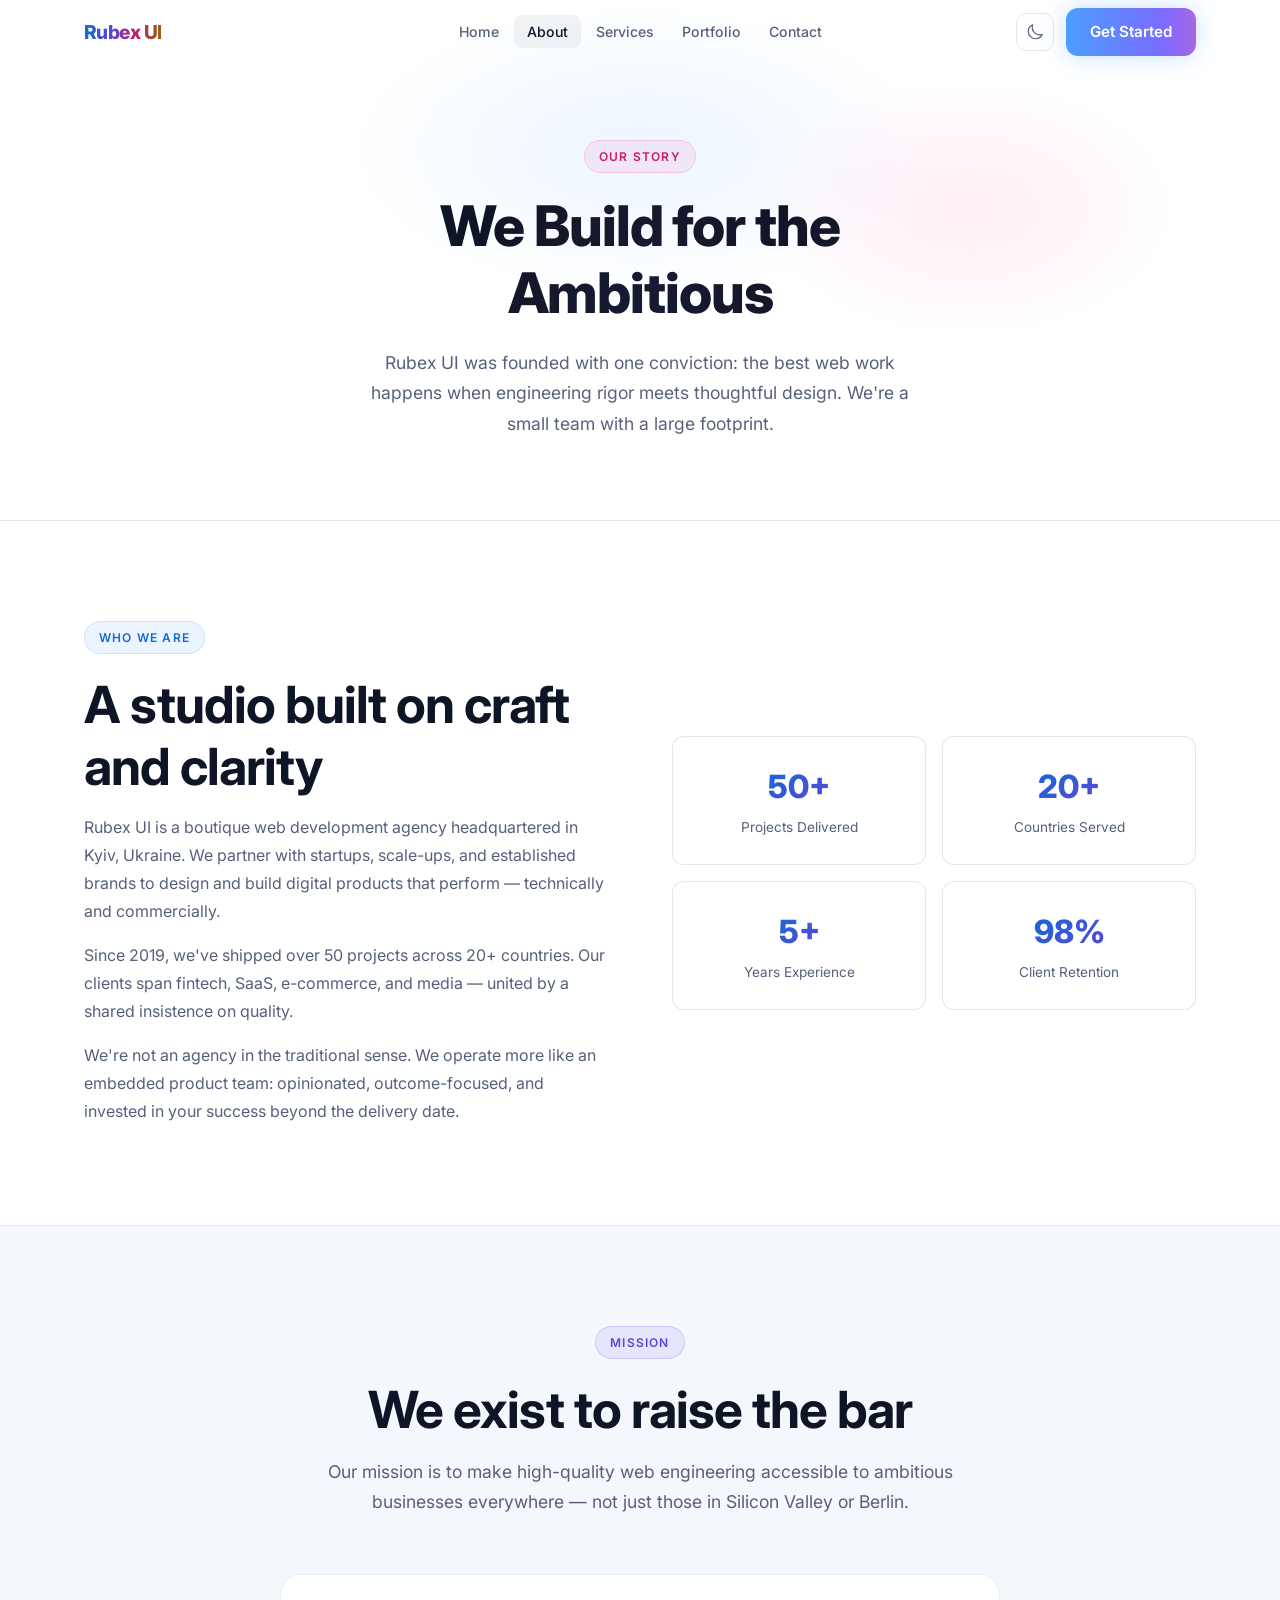
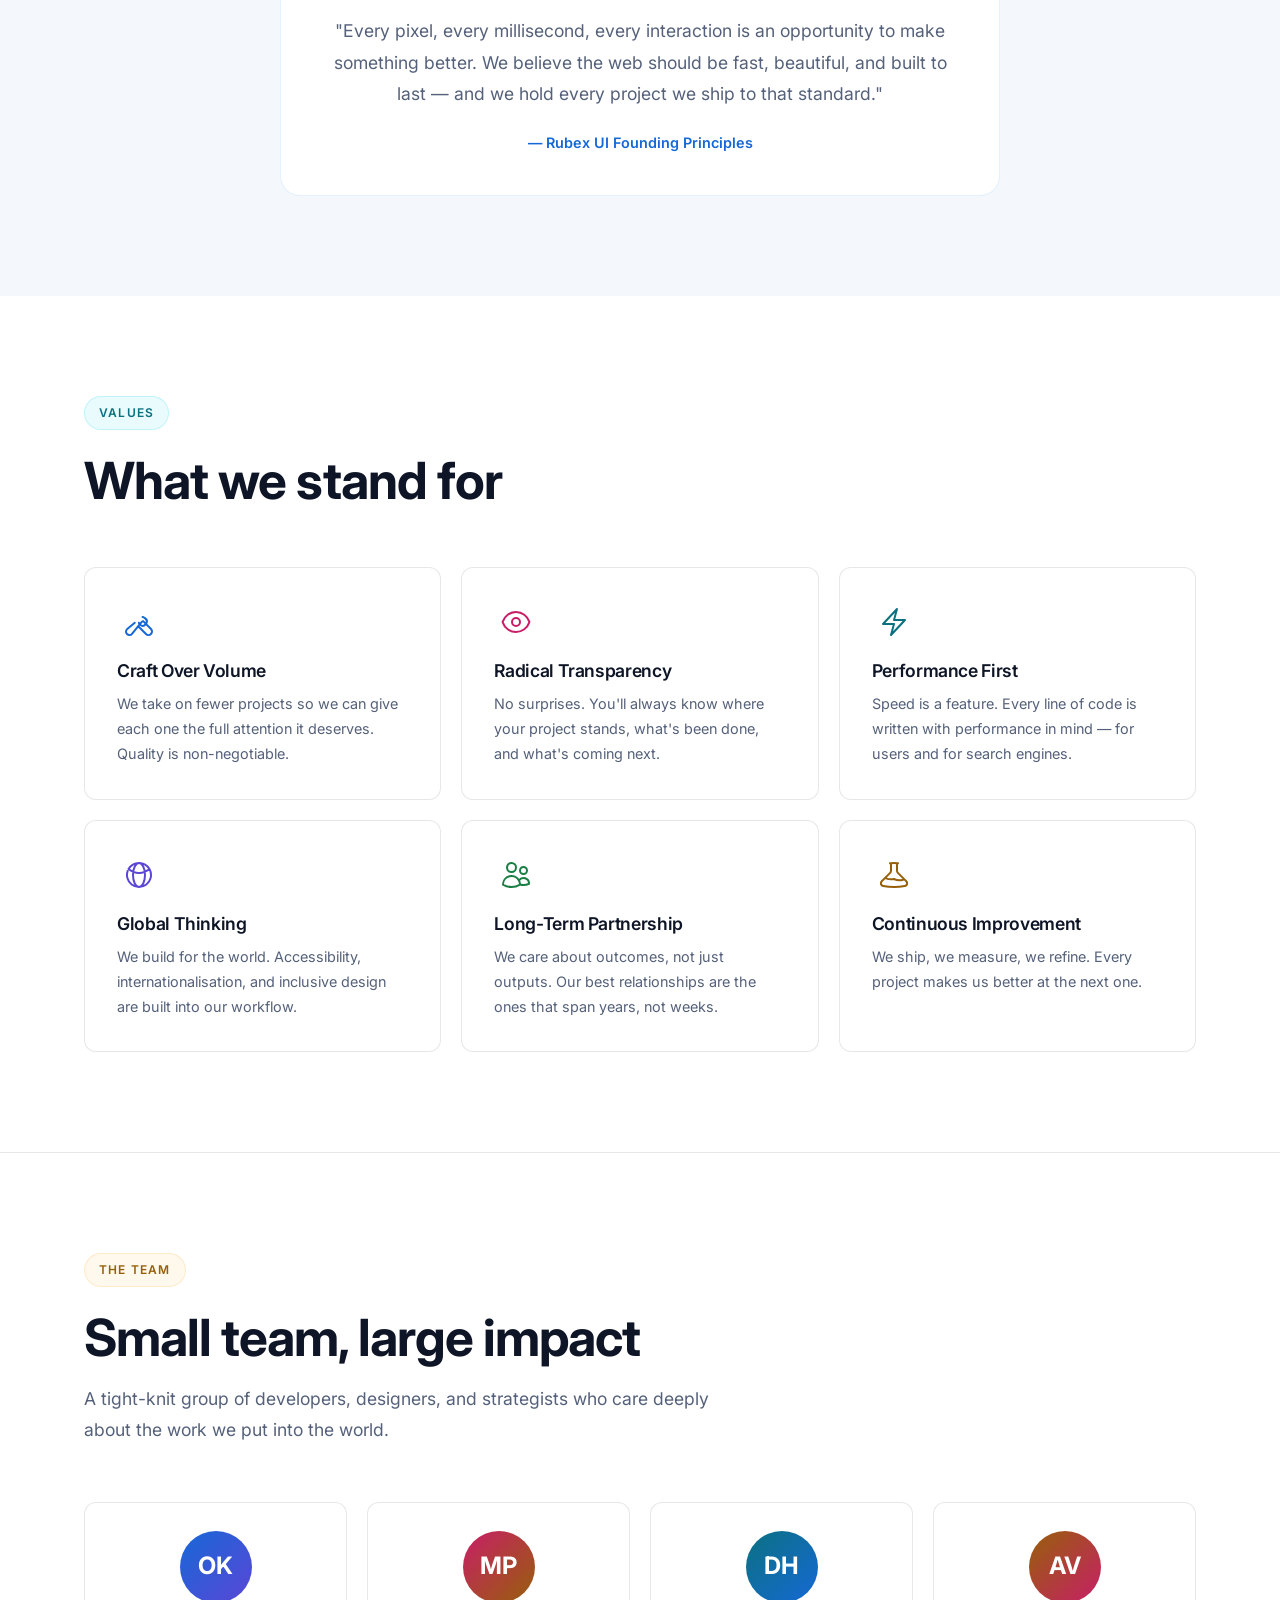
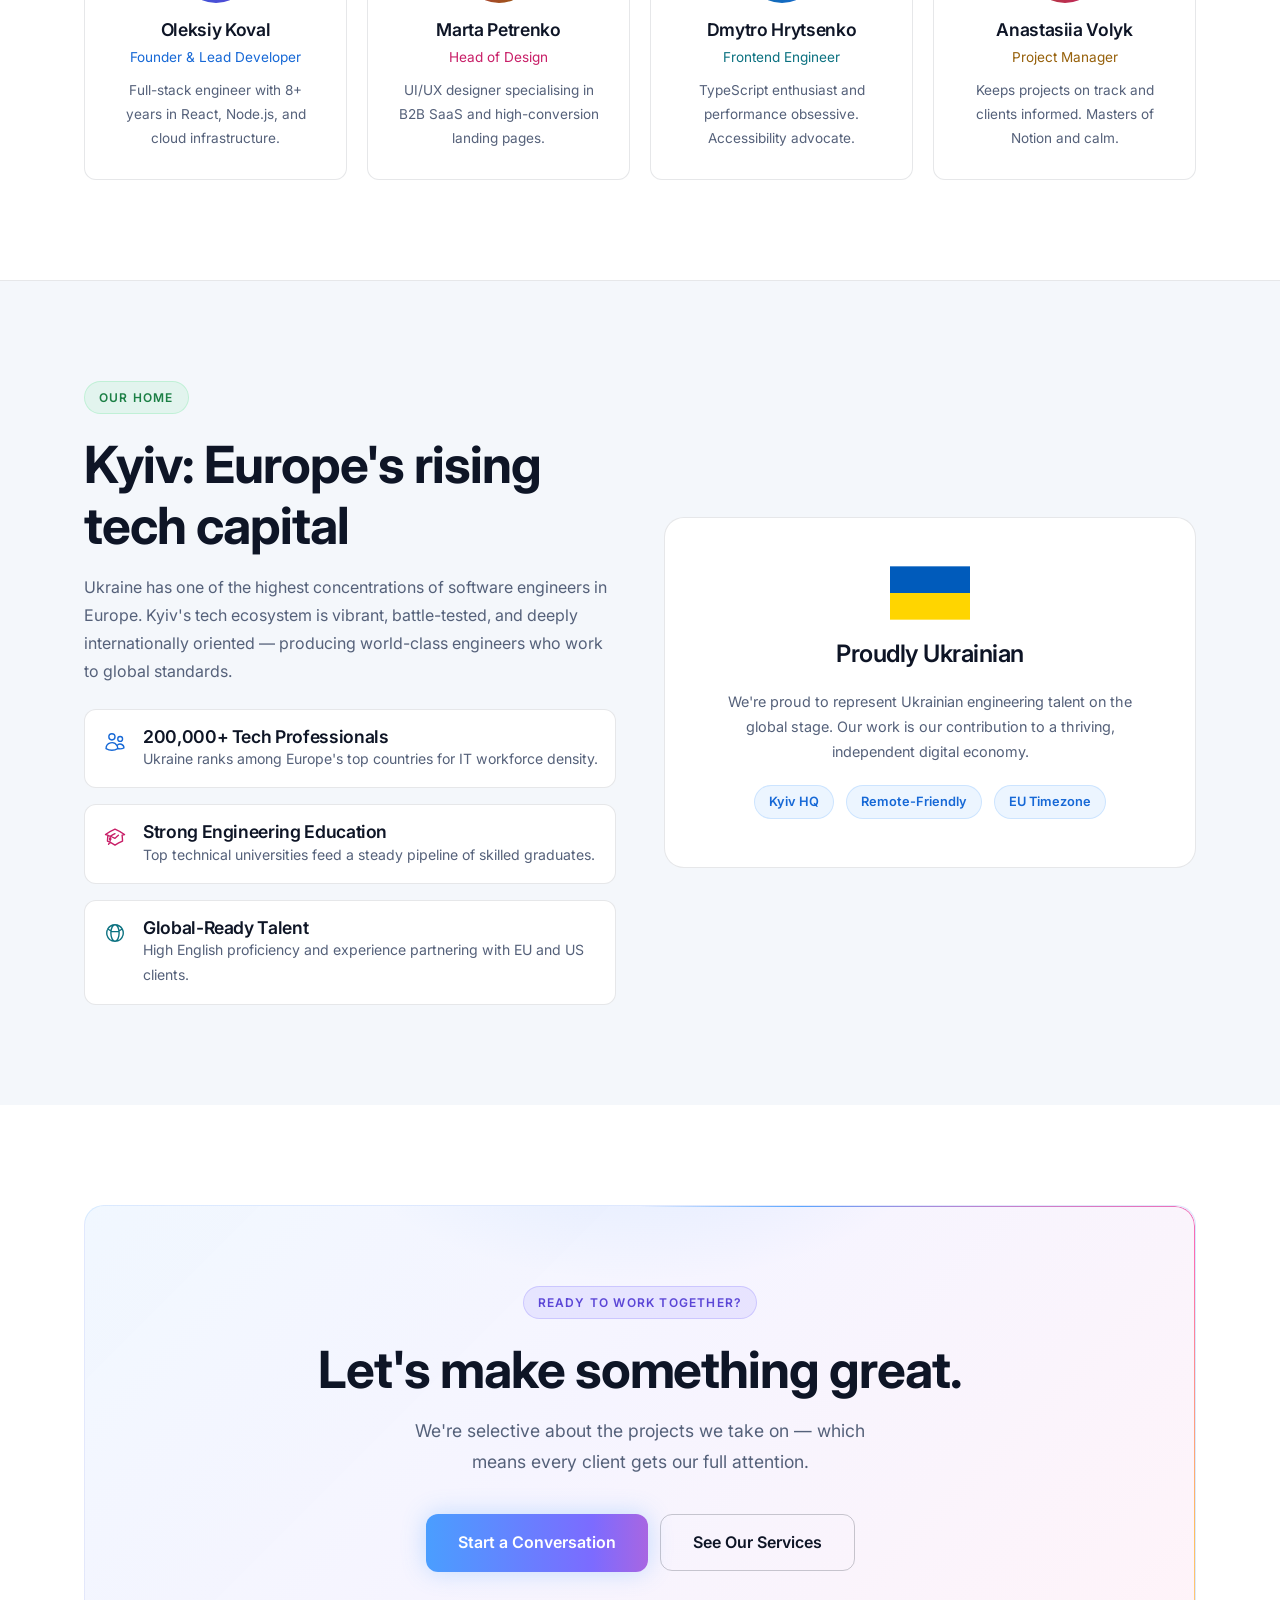
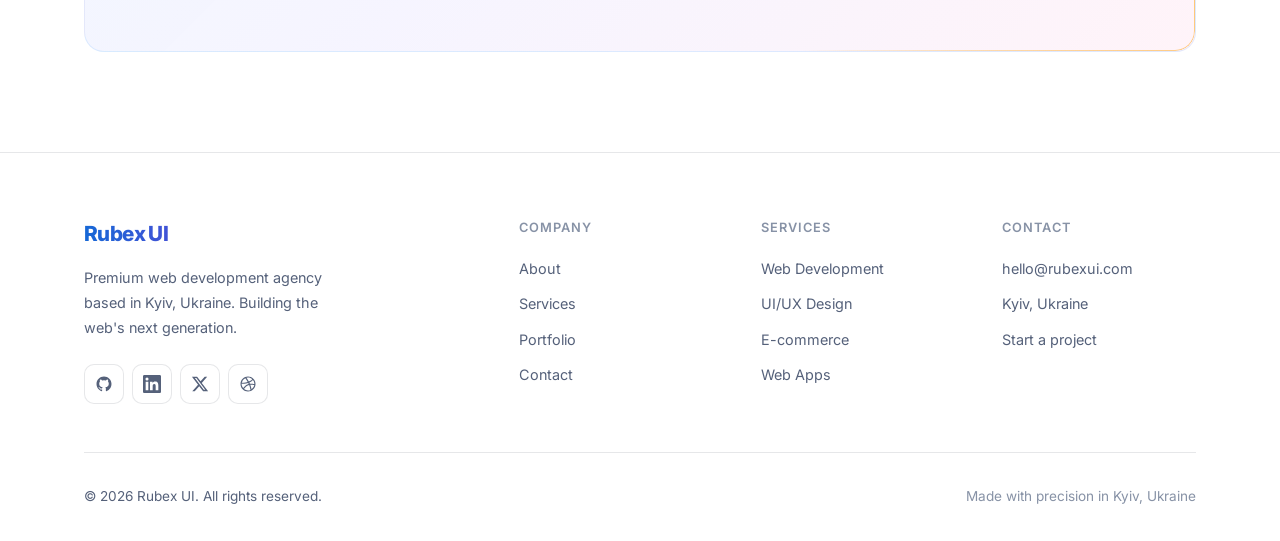
<file: about.html>
<!DOCTYPE html>
<html lang="en">
<head>
  <meta charset="UTF-8" />
  <meta name="viewport" content="width=device-width, initial-scale=1.0" />

  <!-- Apply the stored/system theme before first paint so there is no flash
       of the wrong theme. Kept inline and blocking on purpose. -->
  <script>
    (function () {
      try {
        var t = localStorage.getItem('rubex-theme');
        if (t !== 'light' && t !== 'dark') {
          t = window.matchMedia('(prefers-color-scheme: light)').matches ? 'light' : 'dark';
        }
        document.documentElement.setAttribute('data-theme', t);
      } catch (e) {
        document.documentElement.setAttribute('data-theme', 'dark');
      }
    })();
  </script>
  <title>About Rubex UI — Web Development Agency in Kyiv</title>
  <meta name="description" content="Meet Rubex UI — a web development agency in Kyiv, Ukraine. Our story, values and the four-person team behind websites and web apps built for the ambitious." />
  <link rel="canonical" href="https://rubexs.com/about.html" />
  <meta name="robots" content="index, follow, max-image-preview:large, max-snippet:-1, max-video-preview:-1" />
  <meta name="theme-color" content="#0A0C0F" />

  <meta property="og:site_name" content="Rubex UI" />
  <meta property="og:locale" content="en_US" />
  <meta property="og:type" content="website" />
  <meta property="og:url" content="https://rubexs.com/about.html" />
  <meta property="og:title" content="About Rubex UI — Web Development Agency in Kyiv" />
  <meta property="og:description" content="Our story, values and the four-person team behind websites and web apps built for the ambitious." />
  <meta property="og:image" content="https://rubexs.com/assets/img/og-image.png" />
  <meta property="og:image:width" content="1200" />
  <meta property="og:image:height" content="630" />
  <meta property="og:image:alt" content="Rubex UI — web development agency in Kyiv, Ukraine" />

  <meta name="twitter:card" content="summary_large_image" />
  <meta name="twitter:title" content="About Rubex UI — Web Development Agency in Kyiv" />
  <meta name="twitter:description" content="Our story, values and the four-person team behind websites and web apps built for the ambitious." />
  <meta name="twitter:image" content="https://rubexs.com/assets/img/og-image.png" />

  <link rel="preconnect" href="https://fonts.googleapis.com" />
  <link rel="preconnect" href="https://fonts.gstatic.com" crossorigin />
  <link rel="stylesheet" href="https://fonts.googleapis.com/css2?family=Inter:wght@300;400;500;600;700;800;900&display=swap" />
  <link rel="stylesheet" href="assets/css/styles.css" />
  <link rel="apple-touch-icon" href="assets/img/logo.png" />
  <link rel="icon" href="data:image/svg+xml,<svg xmlns='http://www.w3.org/2000/svg' viewBox='0 0 32 32'><rect width='32' height='32' rx='8' fill='%234A9EFF'/><path d='M8 10h10a6 6 0 0 1 0 12H8V10z' fill='none' stroke='white' stroke-width='2.5'/><circle cx='22' cy='22' r='3' fill='white'/></svg>" />

  <script type="application/ld+json">
  {
    "@context": "https://schema.org",
    "@graph": [
      {
        "@type": "AboutPage",
        "@id": "https://rubexs.com/about.html#webpage",
        "url": "https://rubexs.com/about.html",
        "name": "About Rubex UI — Web Development Agency in Kyiv",
        "description": "Meet Rubex UI — a web development agency in Kyiv, Ukraine. Our story, values and the four-person team behind websites and web apps built for the ambitious.",
        "isPartOf": { "@id": "https://rubexs.com/#website" },
        "about": { "@id": "https://rubexs.com/#organization" },
        "inLanguage": "en"
      },
      {
        "@type": "BreadcrumbList",
        "@id": "https://rubexs.com/about.html#breadcrumb",
        "itemListElement": [
          { "@type": "ListItem", "position": 1, "name": "Home", "item": "https://rubexs.com/" },
          { "@type": "ListItem", "position": 2, "name": "About", "item": "https://rubexs.com/about.html" }
        ]
      },
      {
        "@type": "Organization",
        "@id": "https://rubexs.com/#organization",
        "name": "Rubex UI",
        "url": "https://rubexs.com/",
        "employee": [
          {
            "@type": "Person",
            "name": "Oleksiy Koval",
            "jobTitle": "Founder & Lead Developer",
            "description": "Full-stack engineer with 8+ years in React, Node.js and cloud infrastructure.",
            "worksFor": { "@id": "https://rubexs.com/#organization" }
          },
          {
            "@type": "Person",
            "name": "Marta Petrenko",
            "jobTitle": "Head of Design",
            "description": "UI/UX designer specialising in B2B SaaS and high-conversion landing pages.",
            "worksFor": { "@id": "https://rubexs.com/#organization" }
          },
          {
            "@type": "Person",
            "name": "Dmytro Hrytsenko",
            "jobTitle": "Frontend Engineer",
            "description": "TypeScript enthusiast, performance obsessive and accessibility advocate.",
            "worksFor": { "@id": "https://rubexs.com/#organization" }
          },
          {
            "@type": "Person",
            "name": "Anastasiia Volyk",
            "jobTitle": "Project Manager",
            "description": "Keeps projects on track and clients informed.",
            "worksFor": { "@id": "https://rubexs.com/#organization" }
          }
        ]
      }
    ]
  }
  </script>
</head>
<body>

  <div class="scroll-progress" aria-hidden="true"></div>
  <div class="cursor-glow" aria-hidden="true"></div>

  <nav class="navbar" role="navigation" aria-label="Main navigation">
    <div class="nav-inner">
      <a class="nav-logo" href="./">Rubex UI</a>
      <ul class="nav-links">
        <li><a href="./">Home</a></li>
        <li><a href="about.html">About</a></li>
        <li><a href="services.html">Services</a></li>
        <li><a href="portfolio.html">Portfolio</a></li>
        <li><a href="contact.html">Contact</a></li>
      </ul>
      <div class="nav-right">
        <button class="theme-toggle" type="button" aria-label="Switch to light theme" title="Switch theme">
          <svg class="icon-sun" xmlns="http://www.w3.org/2000/svg" fill="none" viewBox="0 0 24 24" stroke-width="1.6" stroke="currentColor" aria-hidden="true"><path stroke-linecap="round" stroke-linejoin="round" d="M12 3v2.25m6.364.386-1.591 1.591M21 12h-2.25m-.386 6.364-1.591-1.591M12 18.75V21m-4.773-4.227-1.591 1.591M5.25 12H3m4.227-4.773L5.636 5.636M15.75 12a3.75 3.75 0 1 1-7.5 0 3.75 3.75 0 0 1 7.5 0Z"/></svg>
          <svg class="icon-moon" xmlns="http://www.w3.org/2000/svg" fill="none" viewBox="0 0 24 24" stroke-width="1.6" stroke="currentColor" aria-hidden="true"><path stroke-linecap="round" stroke-linejoin="round" d="M21.752 15.002A9.72 9.72 0 0 1 18 15.75c-5.385 0-9.75-4.365-9.75-9.75 0-1.33.266-2.597.748-3.752A9.753 9.753 0 0 0 3 11.25C3 16.635 7.365 21 12.75 21a9.753 9.753 0 0 0 9.002-5.998Z"/></svg>
        </button>
        <a class="btn btn-primary nav-cta" href="contact.html">Get Started</a>
        <button class="nav-hamburger" aria-label="Open menu" aria-expanded="false">
          <span></span><span></span><span></span>
        </button>
      </div>
    </div>
  </nav>
  <nav class="nav-mobile" aria-label="Mobile navigation">
    <a href="./">Home</a>
    <a href="about.html">About</a>
    <a href="services.html">Services</a>
    <a href="portfolio.html">Portfolio</a>
    <a href="contact.html">Contact</a>
    <div class="nav-divider"></div>
    <a class="btn btn-primary" href="contact.html">Get Started</a>
  </nav>

  <main>

    <section class="page-hero">
      <div class="container">
        <div class="section-tag tag-pink reveal" style="justify-content:center;">Our Story</div>
        <h1 class="reveal">We Build for the<br />Ambitious</h1>
        <p class="reveal">Rubex UI was founded with one conviction: the best web work happens when engineering rigor meets thoughtful design. We're a small team with a large footprint.</p>
      </div>
    </section>

    <div class="divider"></div>

    <!-- ── Overview ── -->
    <section class="section">
      <div class="container">
        <div style="display:grid; grid-template-columns:1fr 1fr; gap:64px; align-items:center;">
          <div class="reveal">
            <div class="section-tag">Who We Are</div>
            <h2>A studio built on craft and clarity</h2>
            <p style="margin-top:16px;">Rubex UI is a boutique web development agency headquartered in Kyiv, Ukraine. We partner with startups, scale-ups, and established brands to design and build digital products that perform — technically and commercially.</p>
            <p style="margin-top:16px;">Since 2019, we've shipped over 50 projects across 20+ countries. Our clients span fintech, SaaS, e-commerce, and media — united by a shared insistence on quality.</p>
            <p style="margin-top:16px;">We're not an agency in the traditional sense. We operate more like an embedded product team: opinionated, outcome-focused, and invested in your success beyond the delivery date.</p>
          </div>
          <div class="reveal reveal-delay-2">
            <div style="display:grid; grid-template-columns:1fr 1fr; gap:16px;">
              <div style="background:var(--bg-card); border:1px solid var(--border); border-radius:var(--radius); padding:24px; text-align:center;">
                <strong style="font-size:2rem; font-weight:800; background:var(--gradient); -webkit-background-clip:text; -webkit-text-fill-color:transparent; background-clip:text;">50+</strong>
                <p style="font-size:0.85rem; margin-top:4px;">Projects Delivered</p>
              </div>
              <div style="background:var(--bg-card); border:1px solid var(--border); border-radius:var(--radius); padding:24px; text-align:center;">
                <strong style="font-size:2rem; font-weight:800; background:var(--gradient); -webkit-background-clip:text; -webkit-text-fill-color:transparent; background-clip:text;">20+</strong>
                <p style="font-size:0.85rem; margin-top:4px;">Countries Served</p>
              </div>
              <div style="background:var(--bg-card); border:1px solid var(--border); border-radius:var(--radius); padding:24px; text-align:center;">
                <strong style="font-size:2rem; font-weight:800; background:var(--gradient); -webkit-background-clip:text; -webkit-text-fill-color:transparent; background-clip:text;">5+</strong>
                <p style="font-size:0.85rem; margin-top:4px;">Years Experience</p>
              </div>
              <div style="background:var(--bg-card); border:1px solid var(--border); border-radius:var(--radius); padding:24px; text-align:center;">
                <strong style="font-size:2rem; font-weight:800; background:var(--gradient); -webkit-background-clip:text; -webkit-text-fill-color:transparent; background-clip:text;">98%</strong>
                <p style="font-size:0.85rem; margin-top:4px;">Client Retention</p>
              </div>
            </div>
          </div>
        </div>
      </div>
    </section>

    <div class="divider"></div>

    <!-- ── Mission ── -->
    <section class="section" style="background:var(--bg-surface);">
      <div class="container">
        <div class="section-header centered reveal">
          <div class="section-tag tag-violet">Mission</div>
          <h2>We exist to raise the bar</h2>
          <p>Our mission is to make high-quality web engineering accessible to ambitious businesses everywhere — not just those in Silicon Valley or Berlin.</p>
        </div>
        <div style="max-width:720px; margin:0 auto; background:var(--bg-card); border:1px solid rgba(74,158,255,0.15); border-radius:var(--radius-lg); padding:40px; text-align:center;" class="reveal">
          <p style="font-size:1.1rem; line-height:1.8; color:var(--text-muted);">"Every pixel, every millisecond, every interaction is an opportunity to make something better. We believe the web should be fast, beautiful, and built to last — and we hold every project we ship to that standard."</p>
          <p style="margin-top:20px; font-size:0.9rem; color:var(--accent); font-weight:600;">— Rubex UI Founding Principles</p>
        </div>
      </div>
    </section>

    <!-- ── Values ── -->
    <section class="section">
      <div class="container">
        <div class="section-header reveal">
          <div class="section-tag tag-cyan">Values</div>
          <h2>What we stand for</h2>
        </div>
        <div class="values-grid">
          <div class="value-card spotlight tilt reveal reveal-delay-1">
            <div class="icon" aria-hidden="true">
              <svg xmlns="http://www.w3.org/2000/svg" fill="none" viewBox="0 0 24 24" stroke-width="1.5" stroke="currentColor"><path stroke-linecap="round" stroke-linejoin="round" d="M11.42 15.17 17.25 21A2.652 2.652 0 0 0 21 17.25l-5.877-5.877M11.42 15.17l2.496-3.03c.317-.384.74-.626 1.208-.766M11.42 15.17l-4.655 5.653a2.548 2.548 0 1 1-3.586-3.586l5.653-4.655m5.833-4.329c.389-.025.768.085 1.075.322l1.137.89a2.652 2.652 0 0 1 .611 3.479l-.611.9a2.652 2.652 0 0 1-3.479.611l-1.137-.89a1.902 1.902 0 0 1-.322-1.075"/></svg>
            </div>
            <h3>Craft Over Volume</h3>
            <p>We take on fewer projects so we can give each one the full attention it deserves. Quality is non-negotiable.</p>
          </div>
          <div class="value-card spotlight tilt reveal reveal-delay-2">
            <div class="icon" aria-hidden="true">
              <svg xmlns="http://www.w3.org/2000/svg" fill="none" viewBox="0 0 24 24" stroke-width="1.5" stroke="currentColor"><path stroke-linecap="round" stroke-linejoin="round" d="M2.036 12.322a1.012 1.012 0 0 1 0-.639C3.423 7.51 7.36 4.5 12 4.5c4.638 0 8.573 3.007 9.963 7.178.07.207.07.431 0 .639C20.577 16.49 16.64 19.5 12 19.5c-4.638 0-8.573-3.007-9.963-7.178Z"/><path stroke-linecap="round" stroke-linejoin="round" d="M15 12a3 3 0 1 1-6 0 3 3 0 0 1 6 0Z"/></svg>
            </div>
            <h3>Radical Transparency</h3>
            <p>No surprises. You'll always know where your project stands, what's been done, and what's coming next.</p>
          </div>
          <div class="value-card spotlight tilt reveal reveal-delay-3">
            <div class="icon" aria-hidden="true">
              <svg xmlns="http://www.w3.org/2000/svg" fill="none" viewBox="0 0 24 24" stroke-width="1.5" stroke="currentColor"><path stroke-linecap="round" stroke-linejoin="round" d="M3.75 13.5l10.5-11.25L12 10.5h8.25L9.75 21.75 12 13.5H3.75Z"/></svg>
            </div>
            <h3>Performance First</h3>
            <p>Speed is a feature. Every line of code is written with performance in mind — for users and for search engines.</p>
          </div>
          <div class="value-card spotlight tilt reveal reveal-delay-1">
            <div class="icon" aria-hidden="true">
              <svg xmlns="http://www.w3.org/2000/svg" fill="none" viewBox="0 0 24 24" stroke-width="1.5" stroke="currentColor"><path stroke-linecap="round" stroke-linejoin="round" d="M12 21a9.004 9.004 0 0 0 8.716-6.747M12 21a9.004 9.004 0 0 1-8.716-6.747M12 21c2.485 0 4.5-4.03 4.5-9S14.485 3 12 3m0 18c-2.485 0-4.5-4.03-4.5-9S9.515 3 12 3m0 0a8.997 8.997 0 0 1 7.843 4.582M12 3a8.997 8.997 0 0 0-7.843 4.582m15.686 0A11.953 11.953 0 0 1 12 10.5c-2.998 0-5.74-1.1-7.843-2.918m15.686 0A8.959 8.959 0 0 1 21 12c0 .778-.099 1.533-.284 2.253M3.284 14.253A8.959 8.959 0 0 1 3 12c0-1.065.175-2.089.494-3.047"/></svg>
            </div>
            <h3>Global Thinking</h3>
            <p>We build for the world. Accessibility, internationalisation, and inclusive design are built into our workflow.</p>
          </div>
          <div class="value-card spotlight tilt reveal reveal-delay-2">
            <div class="icon" aria-hidden="true">
              <svg xmlns="http://www.w3.org/2000/svg" fill="none" viewBox="0 0 24 24" stroke-width="1.5" stroke="currentColor"><path stroke-linecap="round" stroke-linejoin="round" d="M15 19.128a9.38 9.38 0 0 0 2.625.372 9.337 9.337 0 0 0 4.121-.952 4.125 4.125 0 0 0-7.533-2.493M15 19.128v-.003c0-1.113-.285-2.16-.786-3.07M15 19.128v.106A12.318 12.318 0 0 1 8.624 21c-2.331 0-4.512-.645-6.374-1.766l-.001-.109a6.375 6.375 0 0 1 11.964-3.07M12 6.375a3.375 3.375 0 1 1-6.75 0 3.375 3.375 0 0 1 6.75 0Zm8.25 2.25a2.625 2.625 0 1 1-5.25 0 2.625 2.625 0 0 1 5.25 0Z"/></svg>
            </div>
            <h3>Long-Term Partnership</h3>
            <p>We care about outcomes, not just outputs. Our best relationships are the ones that span years, not weeks.</p>
          </div>
          <div class="value-card spotlight tilt reveal reveal-delay-3">
            <div class="icon" aria-hidden="true">
              <svg xmlns="http://www.w3.org/2000/svg" fill="none" viewBox="0 0 24 24" stroke-width="1.5" stroke="currentColor"><path stroke-linecap="round" stroke-linejoin="round" d="M9.75 3.104v5.714a2.25 2.25 0 0 1-.659 1.591L5 14.5M9.75 3.104c-.251.023-.501.05-.75.082m.75-.082a24.301 24.301 0 0 1 4.5 0m0 0v5.714c0 .597.237 1.17.659 1.591L19.8 15.3M14.25 3.104c.251.023.501.05.75.082M19.8 15.3l-1.57.393A9.065 9.065 0 0 1 12 15a9.065 9.065 0 0 1-6.23-.693L5 14.5m14.8.8 1.402 1.402c1.232 1.232.65 3.318-1.067 3.611A48.309 48.309 0 0 1 12 21a48.309 48.309 0 0 1-8.135-.687c-1.718-.293-2.3-2.379-1.067-3.61L5 14.5"/></svg>
            </div>
            <h3>Continuous Improvement</h3>
            <p>We ship, we measure, we refine. Every project makes us better at the next one.</p>
          </div>
        </div>
      </div>
    </section>

    <div class="divider"></div>

    <!-- ── Team ── -->
    <section class="section">
      <div class="container">
        <div class="section-header reveal">
          <div class="section-tag tag-amber">The Team</div>
          <h2>Small team, large impact</h2>
          <p>A tight-knit group of developers, designers, and strategists who care deeply about the work we put into the world.</p>
        </div>
        <div class="team-grid">
          <div class="team-card spotlight tilt reveal reveal-delay-1">
            <div class="team-avatar">OK</div>
            <h3>Oleksiy Koval</h3>
            <span>Founder &amp; Lead Developer</span>
            <p>Full-stack engineer with 8+ years in React, Node.js, and cloud infrastructure.</p>
          </div>
          <div class="team-card spotlight tilt reveal reveal-delay-2">
            <div class="team-avatar">MP</div>
            <h3>Marta Petrenko</h3>
            <span>Head of Design</span>
            <p>UI/UX designer specialising in B2B SaaS and high-conversion landing pages.</p>
          </div>
          <div class="team-card spotlight tilt reveal reveal-delay-3">
            <div class="team-avatar">DH</div>
            <h3>Dmytro Hrytsenko</h3>
            <span>Frontend Engineer</span>
            <p>TypeScript enthusiast and performance obsessive. Accessibility advocate.</p>
          </div>
          <div class="team-card spotlight tilt reveal reveal-delay-4">
            <div class="team-avatar">AV</div>
            <h3>Anastasiia Volyk</h3>
            <span>Project Manager</span>
            <p>Keeps projects on track and clients informed. Masters of Notion and calm.</p>
          </div>
        </div>
      </div>
    </section>

    <div class="divider"></div>

    <!-- ── Kyiv ── -->
    <section class="section kyiv-section">
      <div class="container">
        <div class="kyiv-grid">
          <div class="reveal">
            <div class="section-tag tag-green">Our Home</div>
            <h2>Kyiv: Europe's rising tech capital</h2>
            <p style="margin-top:16px;">Ukraine has one of the highest concentrations of software engineers in Europe. Kyiv's tech ecosystem is vibrant, battle-tested, and deeply internationally oriented — producing world-class engineers who work to global standards.</p>
            <div class="kyiv-facts">
              <div class="kyiv-fact">
                <div class="icon" aria-hidden="true">
                  <svg xmlns="http://www.w3.org/2000/svg" fill="none" viewBox="0 0 24 24" stroke-width="1.5" stroke="currentColor"><path stroke-linecap="round" stroke-linejoin="round" d="M15 19.128a9.38 9.38 0 0 0 2.625.372 9.337 9.337 0 0 0 4.121-.952 4.125 4.125 0 0 0-7.533-2.493M15 19.128v-.003c0-1.113-.285-2.16-.786-3.07M15 19.128v.106A12.318 12.318 0 0 1 8.624 21c-2.331 0-4.512-.645-6.374-1.766l-.001-.109a6.375 6.375 0 0 1 11.964-3.07M12 6.375a3.375 3.375 0 1 1-6.75 0 3.375 3.375 0 0 1 6.75 0Zm8.25 2.25a2.625 2.625 0 1 1-5.25 0 2.625 2.625 0 0 1 5.25 0Z"/></svg>
                </div>
                <div>
                  <h3>200,000+ Tech Professionals</h3>
                  <p style="font-size:0.88rem;">Ukraine ranks among Europe's top countries for IT workforce density.</p>
                </div>
              </div>
              <div class="kyiv-fact">
                <div class="icon" aria-hidden="true">
                  <svg xmlns="http://www.w3.org/2000/svg" fill="none" viewBox="0 0 24 24" stroke-width="1.5" stroke="currentColor"><path stroke-linecap="round" stroke-linejoin="round" d="M4.26 10.147a60.438 60.438 0 0 0-.491 6.347A48.62 48.62 0 0 1 12 20.904a48.62 48.62 0 0 1 8.232-4.41 60.46 60.46 0 0 0-.491-6.347m-15.482 0a50.636 50.636 0 0 0-2.658-.813A59.906 59.906 0 0 1 12 3.493a59.903 59.903 0 0 1 10.399 5.84c-.896.248-1.783.52-2.658.814m-15.482 0A50.717 50.717 0 0 1 12 13.489a50.702 50.702 0 0 1 3.741-3.342M6.75 15a.75.75 0 1 0 0-1.5.75.75 0 0 0 0 1.5Zm0 0v-3.675A55.378 55.378 0 0 1 12 8.443m-7.007 11.55A5.981 5.981 0 0 0 6.75 15.75v-1.5"/></svg>
                </div>
                <div>
                  <h3>Strong Engineering Education</h3>
                  <p style="font-size:0.88rem;">Top technical universities feed a steady pipeline of skilled graduates.</p>
                </div>
              </div>
              <div class="kyiv-fact">
                <div class="icon" aria-hidden="true">
                  <svg xmlns="http://www.w3.org/2000/svg" fill="none" viewBox="0 0 24 24" stroke-width="1.5" stroke="currentColor"><path stroke-linecap="round" stroke-linejoin="round" d="M12 21a9.004 9.004 0 0 0 8.716-6.747M12 21a9.004 9.004 0 0 1-8.716-6.747M12 21c2.485 0 4.5-4.03 4.5-9S14.485 3 12 3m0 18c-2.485 0-4.5-4.03-4.5-9S9.515 3 12 3m0 0a8.997 8.997 0 0 1 7.843 4.582M12 3a8.997 8.997 0 0 0-7.843 4.582m15.686 0A11.953 11.953 0 0 1 12 10.5c-2.998 0-5.74-1.1-7.843-2.918m15.686 0A8.959 8.959 0 0 1 21 12c0 .778-.099 1.533-.284 2.253M3.284 14.253A8.959 8.959 0 0 1 3 12c0-1.065.175-2.089.494-3.047"/></svg>
                </div>
                <div>
                  <h3>Global-Ready Talent</h3>
                  <p style="font-size:0.88rem;">High English proficiency and experience partnering with EU and US clients.</p>
                </div>
              </div>
            </div>
          </div>
          <div class="reveal reveal-delay-2" style="background:var(--bg-card); border:1px solid var(--border); border-radius:var(--radius-lg); padding:48px; display:flex; flex-direction:column; gap:20px; align-items:center;">
            <svg xmlns="http://www.w3.org/2000/svg" viewBox="0 0 60 40" width="80" height="54" role="img" aria-label="Ukrainian flag">
              <rect width="60" height="20" fill="#005BBB"/>
              <rect y="20" width="60" height="20" fill="#FFD500"/>
            </svg>
            <h3 style="text-align:center;">Proudly Ukrainian</h3>
            <p style="text-align:center; font-size:0.9rem;">We're proud to represent Ukrainian engineering talent on the global stage. Our work is our contribution to a thriving, independent digital economy.</p>
            <div style="display:flex; gap:12px; justify-content:center; flex-wrap:wrap;">
              <span style="background:rgba(74,158,255,0.1); border:1px solid rgba(74,158,255,0.2); color:var(--accent); padding:6px 14px; border-radius:100px; font-size:0.8rem; font-weight:600;">Kyiv HQ</span>
              <span style="background:rgba(74,158,255,0.1); border:1px solid rgba(74,158,255,0.2); color:var(--accent); padding:6px 14px; border-radius:100px; font-size:0.8rem; font-weight:600;">Remote-Friendly</span>
              <span style="background:rgba(74,158,255,0.1); border:1px solid rgba(74,158,255,0.2); color:var(--accent); padding:6px 14px; border-radius:100px; font-size:0.8rem; font-weight:600;">EU Timezone</span>
            </div>
          </div>
        </div>
      </div>
    </section>

    <!-- ── CTA ── -->
    <section class="section cta-section">
      <div class="container">
        <div class="cta-card cta-glow reveal">
          <div class="section-tag tag-violet" style="justify-content:center;">Ready to Work Together?</div>
          <h2>Let's make something great.</h2>
          <p>We're selective about the projects we take on — which means every client gets our full attention.</p>
          <div class="cta-actions">
            <a href="contact.html" class="btn btn-primary btn-lg btn-magnetic">Start a Conversation</a>
            <a href="services.html" class="btn btn-secondary btn-lg">See Our Services</a>
          </div>
        </div>
      </div>
    </section>

  </main>

  <footer class="footer">
    <div class="container">
      <div class="footer-grid">
        <div class="footer-brand">
          <span class="nav-logo">Rubex UI</span>
          <p>Premium web development agency based in Kyiv, Ukraine. Building the web's next generation.</p>
          <div class="social-links">
            <a class="social-link" href="#" aria-label="GitHub"><svg xmlns="http://www.w3.org/2000/svg" viewBox="0 0 24 24" fill="currentColor"><path d="M12 2C6.477 2 2 6.484 2 12.017c0 4.425 2.865 8.18 6.839 9.504.5.092.682-.217.682-.483 0-.237-.008-.868-.013-1.703-2.782.605-3.369-1.343-3.369-1.343-.454-1.158-1.11-1.466-1.11-1.466-.908-.62.069-.608.069-.608 1.003.07 1.531 1.032 1.531 1.032.892 1.53 2.341 1.088 2.91.832.092-.647.35-1.088.636-1.338-2.22-.253-4.555-1.113-4.555-4.951 0-1.093.39-1.988 1.029-2.688-.103-.253-.446-1.272.098-2.65 0 0 .84-.27 2.75 1.026A9.564 9.564 0 0 1 12 6.844a9.59 9.59 0 0 1 2.504.337c1.909-1.296 2.747-1.027 2.747-1.027.546 1.379.202 2.398.1 2.651.64.7 1.028 1.595 1.028 2.688 0 3.848-2.339 4.695-4.566 4.943.359.309.678.92.678 1.855 0 1.338-.012 2.419-.012 2.747 0 .268.18.58.688.482A10.02 10.02 0 0 0 22 12.017C22 6.484 17.522 2 12 2Z"/></svg></a>
            <a class="social-link" href="#" aria-label="LinkedIn"><svg xmlns="http://www.w3.org/2000/svg" viewBox="0 0 24 24" fill="currentColor"><path d="M20.447 20.452h-3.554v-5.569c0-1.328-.027-3.037-1.852-3.037-1.853 0-2.136 1.445-2.136 2.939v5.667H9.351V9h3.414v1.561h.046c.477-.9 1.637-1.85 3.37-1.85 3.601 0 4.267 2.37 4.267 5.455v6.286zM5.337 7.433a2.062 2.062 0 0 1-2.063-2.065 2.064 2.064 0 1 1 2.063 2.065zm1.782 13.019H3.555V9h3.564v11.452zM22.225 0H1.771C.792 0 0 .774 0 1.729v20.542C0 23.227.792 24 1.771 24h20.451C23.2 24 24 23.227 24 22.271V1.729C24 .774 23.2 0 22.222 0h.003z"/></svg></a>
            <a class="social-link" href="#" aria-label="Twitter / X"><svg xmlns="http://www.w3.org/2000/svg" viewBox="0 0 24 24" fill="currentColor"><path d="M18.244 2.25h3.308l-7.227 8.26 8.502 11.24H16.17l-5.214-6.817L4.99 21.75H1.68l7.73-8.835L1.254 2.25H8.08l4.713 6.231zm-1.161 17.52h1.833L7.084 4.126H5.117z"/></svg></a>
            <a class="social-link" href="#" aria-label="Dribbble"><svg xmlns="http://www.w3.org/2000/svg" viewBox="0 0 24 24" fill="currentColor"><path fill-rule="evenodd" d="M12 2C6.48 2 2 6.48 2 12s4.48 10 10 10c5.519 0 10-4.48 10-10S17.519 2 12 2Zm6.605 4.61a8.502 8.502 0 0 1 1.93 5.314c-.281-.054-3.101-.629-5.943-.271-.065-.141-.12-.293-.184-.445a25.424 25.424 0 0 0-.564-1.236c3.145-1.28 4.577-3.124 4.761-3.362ZM12 3.475c2.17 0 4.154.814 5.662 2.148-.152.216-1.443 1.941-4.48 3.08-1.399-2.57-2.95-4.675-3.189-5A8.686 8.686 0 0 1 12 3.475Zm-3.633.803a53.896 53.896 0 0 1 3.167 4.935c-3.992 1.063-7.517 1.04-7.896 1.04a8.581 8.581 0 0 1 4.729-5.975ZM3.453 12.01v-.26c.37.01 4.512.065 8.775-1.215.25.477.477.965.694 1.453-.109.033-.228.065-.336.098-4.404 1.42-6.747 5.303-6.942 5.629a8.522 8.522 0 0 1-2.19-5.705ZM12 20.547a8.482 8.482 0 0 1-5.239-1.8c.152-.315 1.888-3.656 6.703-5.337.022-.01.033-.01.054-.022a35.318 35.318 0 0 1 1.823 6.475 8.4 8.4 0 0 1-3.341.684Zm4.761-1.465c-.086-.52-.542-3.015-1.66-6.084 2.68-.423 5.023.271 5.315.369a8.468 8.468 0 0 1-3.655 5.715Z" clip-rule="evenodd"/></svg></a>
          </div>
        </div>
        <div>
          <p class="footer-heading">Company</p>
          <ul class="footer-links">
            <li><a href="about.html">About</a></li>
            <li><a href="services.html">Services</a></li>
            <li><a href="portfolio.html">Portfolio</a></li>
            <li><a href="contact.html">Contact</a></li>
          </ul>
        </div>
        <div>
          <p class="footer-heading">Services</p>
          <ul class="footer-links">
            <li><a href="services.html">Web Development</a></li>
            <li><a href="services.html">UI/UX Design</a></li>
            <li><a href="services.html">E-commerce</a></li>
            <li><a href="services.html">Web Apps</a></li>
          </ul>
        </div>
        <div>
          <p class="footer-heading">Contact</p>
          <ul class="footer-links">
            <li><a href="mailto:hello@rubexui.com">hello@rubexui.com</a></li>
            <li><a href="#">Kyiv, Ukraine</a></li>
            <li><a href="contact.html">Start a project</a></li>
          </ul>
        </div>
      </div>
      <div class="footer-bottom">
        <p>© 2026 Rubex UI. All rights reserved.</p>
        <p style="font-size:0.85rem; color:var(--text-dim);">Made with precision in Kyiv, Ukraine</p>
      </div>
    </div>
  </footer>

  <button class="back-to-top" aria-label="Back to top">
    <svg xmlns="http://www.w3.org/2000/svg" viewBox="0 0 20 20" fill="currentColor" width="18" height="18"><path fill-rule="evenodd" d="M9.47 6.47a.75.75 0 0 1 1.06 0l4.25 4.25a.75.75 0 1 1-1.06 1.06L10 8.06l-3.72 3.72a.75.75 0 0 1-1.06-1.06l4.25-4.25Z" clip-rule="evenodd"/></svg>
  </button>
  <script src="assets/js/main.js"></script>
</body>
</html>
</file>
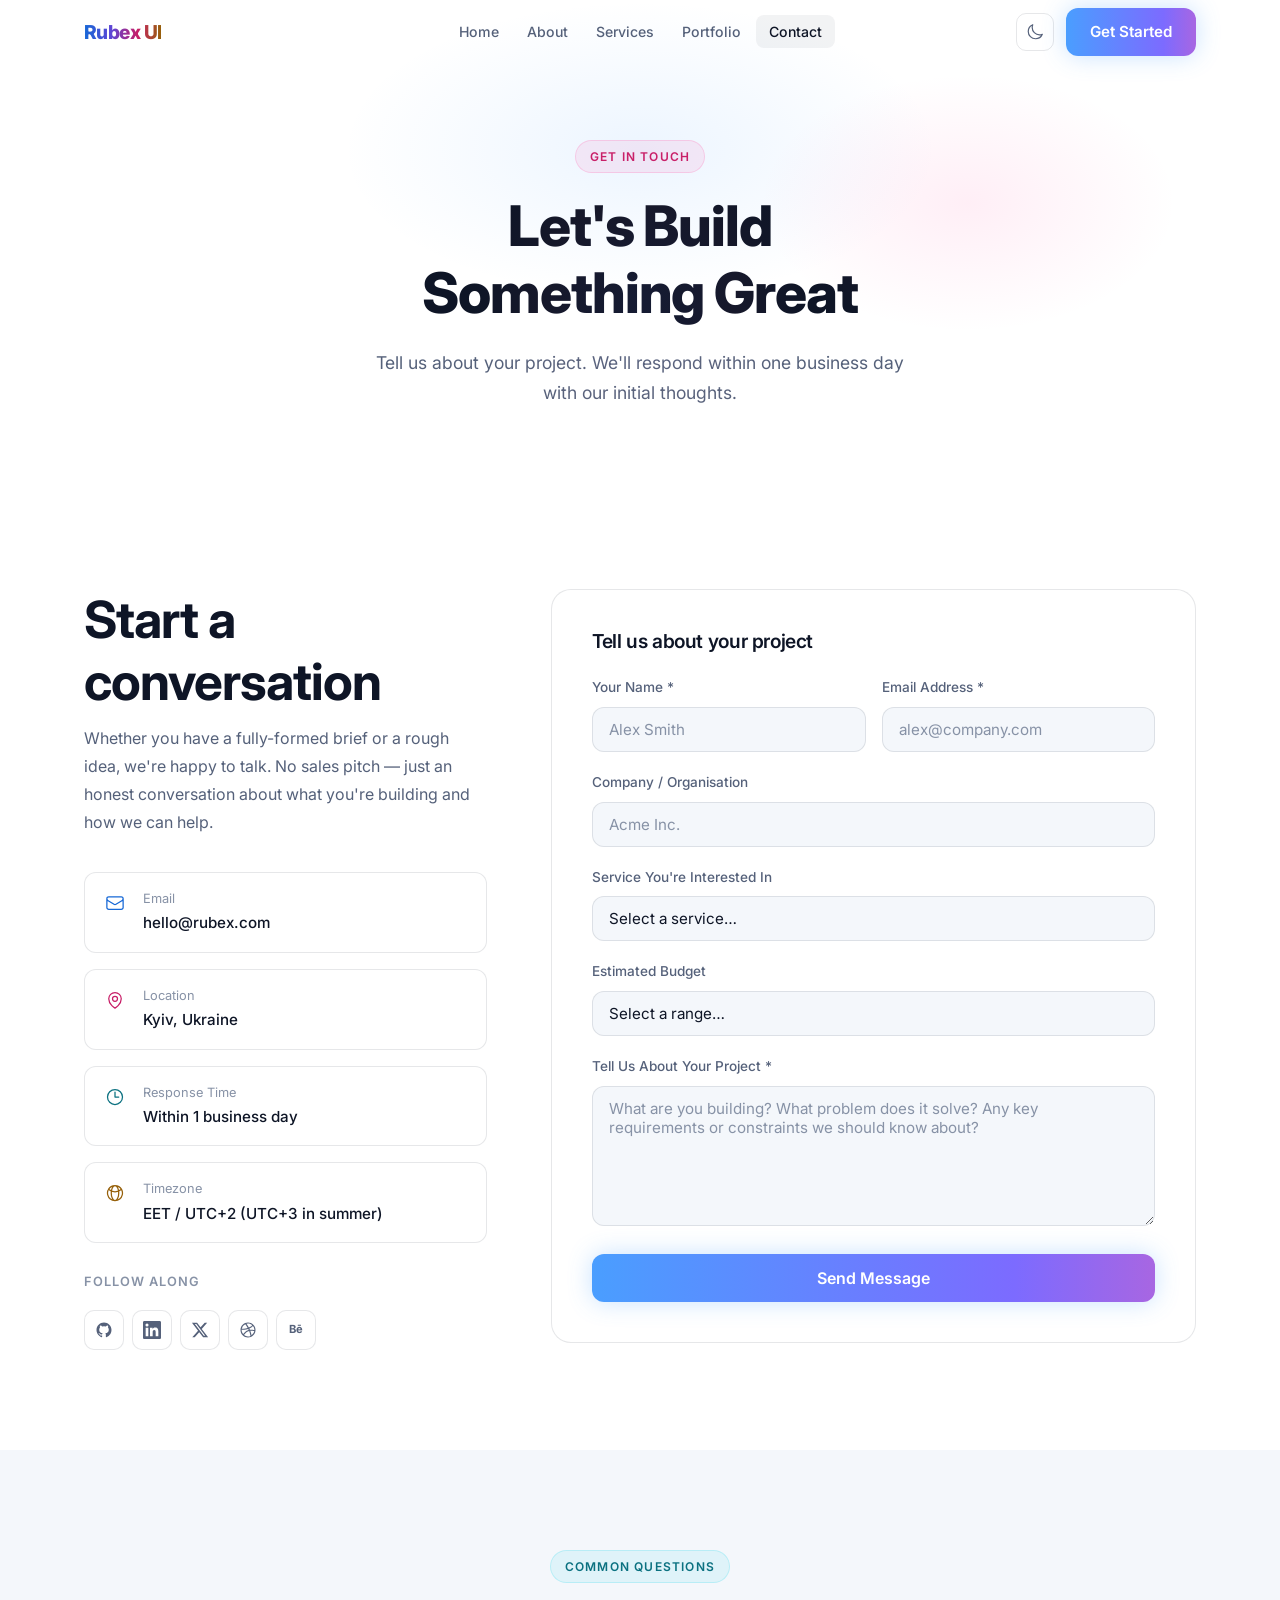
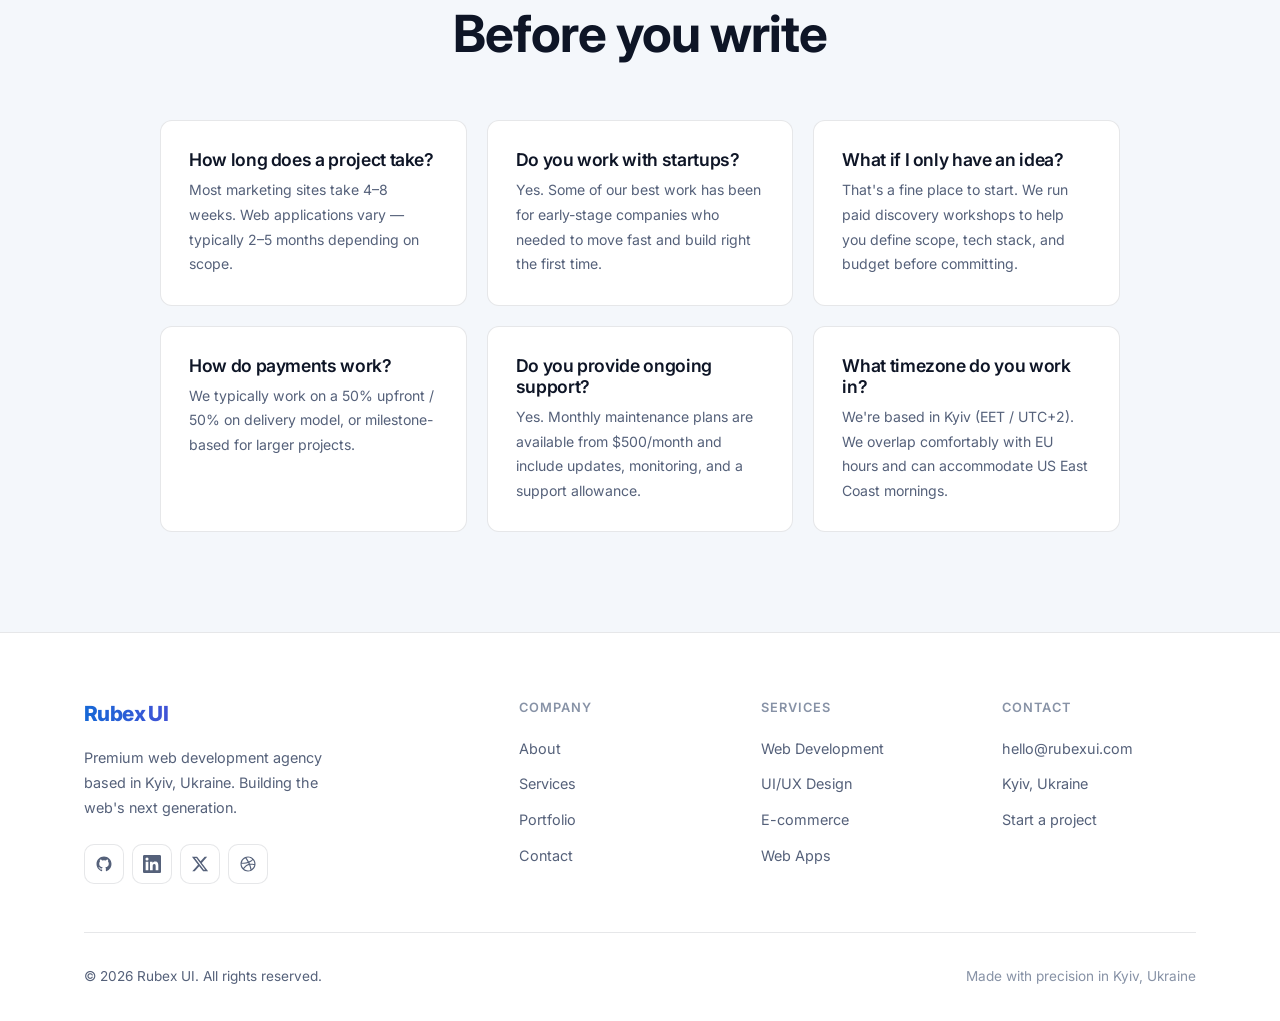
<file: contact.html>
<!DOCTYPE html>
<html lang="en">
<head>
  <meta charset="UTF-8" />
  <meta name="viewport" content="width=device-width, initial-scale=1.0" />

  <!-- Apply the stored/system theme before first paint so there is no flash
       of the wrong theme. Kept inline and blocking on purpose. -->
  <script>
    (function () {
      try {
        var t = localStorage.getItem('rubex-theme');
        if (t !== 'light' && t !== 'dark') {
          t = window.matchMedia('(prefers-color-scheme: light)').matches ? 'light' : 'dark';
        }
        document.documentElement.setAttribute('data-theme', t);
      } catch (e) {
        document.documentElement.setAttribute('data-theme', 'dark');
      }
    })();
  </script>
  <title>Contact Rubex UI — Hire a Web Development Agency</title>
  <meta name="description" content="Contact Rubex UI to start your web development project. Tell us your scope and budget and we'll reply within one business day. Based in Kyiv, working worldwide." />
  <link rel="canonical" href="https://rubexs.com/contact.html" />
  <meta name="robots" content="index, follow, max-image-preview:large, max-snippet:-1, max-video-preview:-1" />
  <meta name="theme-color" content="#0A0C0F" />

  <meta property="og:site_name" content="Rubex UI" />
  <meta property="og:locale" content="en_US" />
  <meta property="og:type" content="website" />
  <meta property="og:url" content="https://rubexs.com/contact.html" />
  <meta property="og:title" content="Contact Rubex UI — Hire a Web Development Agency" />
  <meta property="og:description" content="Tell us about your project. We'll reply within one business day. Based in Kyiv, working with clients worldwide." />
  <meta property="og:image" content="https://rubexs.com/assets/img/og-image.png" />
  <meta property="og:image:width" content="1200" />
  <meta property="og:image:height" content="630" />
  <meta property="og:image:alt" content="Rubex UI — web development agency in Kyiv, Ukraine" />

  <meta name="twitter:card" content="summary_large_image" />
  <meta name="twitter:title" content="Contact Rubex UI — Hire a Web Development Agency" />
  <meta name="twitter:description" content="Tell us about your project. We'll reply within one business day. Based in Kyiv, working with clients worldwide." />
  <meta name="twitter:image" content="https://rubexs.com/assets/img/og-image.png" />

  <link rel="preconnect" href="https://fonts.googleapis.com" />
  <link rel="preconnect" href="https://fonts.gstatic.com" crossorigin />
  <link rel="stylesheet" href="https://fonts.googleapis.com/css2?family=Inter:wght@300;400;500;600;700;800;900&display=swap" />
  <link rel="stylesheet" href="assets/css/styles.css" />
  <link rel="apple-touch-icon" href="assets/img/logo.png" />
  <link rel="icon" href="data:image/svg+xml,<svg xmlns='http://www.w3.org/2000/svg' viewBox='0 0 32 32'><rect width='32' height='32' rx='8' fill='%234A9EFF'/><path d='M8 10h10a6 6 0 0 1 0 12H8V10z' fill='none' stroke='white' stroke-width='2.5'/><circle cx='22' cy='22' r='3' fill='white'/></svg>" />

  <script type="application/ld+json">
  {
    "@context": "https://schema.org",
    "@graph": [
      {
        "@type": "ContactPage",
        "@id": "https://rubexs.com/contact.html#webpage",
        "url": "https://rubexs.com/contact.html",
        "name": "Contact Rubex UI — Hire a Web Development Agency",
        "description": "Contact Rubex UI to start your web development project. Tell us your scope and budget and we'll reply within one business day.",
        "isPartOf": { "@id": "https://rubexs.com/#website" },
        "about": { "@id": "https://rubexs.com/#organization" },
        "inLanguage": "en"
      },
      {
        "@type": "BreadcrumbList",
        "@id": "https://rubexs.com/contact.html#breadcrumb",
        "itemListElement": [
          { "@type": "ListItem", "position": 1, "name": "Home", "item": "https://rubexs.com/" },
          { "@type": "ListItem", "position": 2, "name": "Contact", "item": "https://rubexs.com/contact.html" }
        ]
      },
      {
        "@type": "FAQPage",
        "@id": "https://rubexs.com/contact.html#faq",
        "mainEntity": [
          {
            "@type": "Question",
            "name": "How long does a project take?",
            "acceptedAnswer": {
              "@type": "Answer",
              "text": "Most marketing sites take 4–8 weeks. Web applications vary — typically 2–5 months depending on scope."
            }
          },
          {
            "@type": "Question",
            "name": "Do you work with startups?",
            "acceptedAnswer": {
              "@type": "Answer",
              "text": "Yes. Some of our best work has been for early-stage companies who needed to move fast and build right the first time."
            }
          },
          {
            "@type": "Question",
            "name": "What if I only have an idea?",
            "acceptedAnswer": {
              "@type": "Answer",
              "text": "That's a fine place to start. We run paid discovery workshops to help you define scope, tech stack and budget before committing."
            }
          },
          {
            "@type": "Question",
            "name": "How do payments work?",
            "acceptedAnswer": {
              "@type": "Answer",
              "text": "We typically work on a 50% upfront / 50% on delivery model, or milestone-based for larger projects."
            }
          },
          {
            "@type": "Question",
            "name": "Do you provide ongoing support?",
            "acceptedAnswer": {
              "@type": "Answer",
              "text": "Yes. Monthly maintenance plans are available from $500/month and include updates, monitoring and a support allowance."
            }
          },
          {
            "@type": "Question",
            "name": "What timezone do you work in?",
            "acceptedAnswer": {
              "@type": "Answer",
              "text": "We're based in Kyiv (EET / UTC+2). We overlap comfortably with EU hours and can accommodate US East Coast mornings."
            }
          }
        ]
      }
    ]
  }
  </script>
</head>
<body>

  <div class="scroll-progress" aria-hidden="true"></div>
  <div class="cursor-glow" aria-hidden="true"></div>

  <nav class="navbar" role="navigation" aria-label="Main navigation">
    <div class="nav-inner">
      <a class="nav-logo" href="./">Rubex UI</a>
      <ul class="nav-links">
        <li><a href="./">Home</a></li>
        <li><a href="about.html">About</a></li>
        <li><a href="services.html">Services</a></li>
        <li><a href="portfolio.html">Portfolio</a></li>
        <li><a href="contact.html">Contact</a></li>
      </ul>
      <div class="nav-right">
        <button class="theme-toggle" type="button" aria-label="Switch to light theme" title="Switch theme">
          <svg class="icon-sun" xmlns="http://www.w3.org/2000/svg" fill="none" viewBox="0 0 24 24" stroke-width="1.6" stroke="currentColor" aria-hidden="true"><path stroke-linecap="round" stroke-linejoin="round" d="M12 3v2.25m6.364.386-1.591 1.591M21 12h-2.25m-.386 6.364-1.591-1.591M12 18.75V21m-4.773-4.227-1.591 1.591M5.25 12H3m4.227-4.773L5.636 5.636M15.75 12a3.75 3.75 0 1 1-7.5 0 3.75 3.75 0 0 1 7.5 0Z"/></svg>
          <svg class="icon-moon" xmlns="http://www.w3.org/2000/svg" fill="none" viewBox="0 0 24 24" stroke-width="1.6" stroke="currentColor" aria-hidden="true"><path stroke-linecap="round" stroke-linejoin="round" d="M21.752 15.002A9.72 9.72 0 0 1 18 15.75c-5.385 0-9.75-4.365-9.75-9.75 0-1.33.266-2.597.748-3.752A9.753 9.753 0 0 0 3 11.25C3 16.635 7.365 21 12.75 21a9.753 9.753 0 0 0 9.002-5.998Z"/></svg>
        </button>
        <a class="btn btn-primary nav-cta" href="contact.html">Get Started</a>
        <button class="nav-hamburger" aria-label="Open menu" aria-expanded="false">
          <span></span><span></span><span></span>
        </button>
      </div>
    </div>
  </nav>
  <nav class="nav-mobile" aria-label="Mobile navigation">
    <a href="./">Home</a>
    <a href="about.html">About</a>
    <a href="services.html">Services</a>
    <a href="portfolio.html">Portfolio</a>
    <a href="contact.html">Contact</a>
    <div class="nav-divider"></div>
    <a class="btn btn-primary" href="contact.html">Get Started</a>
  </nav>

  <main>

    <section class="page-hero">
      <div class="container">
        <div class="section-tag tag-pink reveal" style="justify-content:center;">Get In Touch</div>
        <h1 class="reveal">Let's Build<br />Something Great</h1>
        <p class="reveal">Tell us about your project. We'll respond within one business day with our initial thoughts.</p>
      </div>
    </section>

    <section class="section">
      <div class="container">
        <div class="contact-grid">

          <!-- Info Column -->
          <div class="reveal">
            <h2>Start a conversation</h2>
            <p style="margin-top:12px; margin-bottom:36px;">Whether you have a fully-formed brief or a rough idea, we're happy to talk. No sales pitch — just an honest conversation about what you're building and how we can help.</p>

            <div class="contact-items">
              <div class="contact-item">
                <div class="icon" aria-hidden="true">
                  <svg xmlns="http://www.w3.org/2000/svg" fill="none" viewBox="0 0 24 24" stroke-width="1.5" stroke="currentColor"><path stroke-linecap="round" stroke-linejoin="round" d="M21.75 6.75v10.5a2.25 2.25 0 0 1-2.25 2.25h-15a2.25 2.25 0 0 1-2.25-2.25V6.75m19.5 0A2.25 2.25 0 0 0 19.5 4.5h-15a2.25 2.25 0 0 0-2.25 2.25m19.5 0v.243a2.25 2.25 0 0 1-1.07 1.916l-7.5 4.615a2.25 2.25 0 0 1-2.36 0L3.32 8.91a2.25 2.25 0 0 1-1.07-1.916V6.75"/></svg>
                </div>
                <div>
                  <div class="contact-item-label">Email</div>
                  <div class="contact-item-value"><a href="mailto:hello@rubex.com" style="color:var(--text);">hello@rubex.com</a></div>
                </div>
              </div>
              <div class="contact-item">
                <div class="icon" aria-hidden="true">
                  <svg xmlns="http://www.w3.org/2000/svg" fill="none" viewBox="0 0 24 24" stroke-width="1.5" stroke="currentColor"><path stroke-linecap="round" stroke-linejoin="round" d="M15 10.5a3 3 0 1 1-6 0 3 3 0 0 1 6 0Z"/><path stroke-linecap="round" stroke-linejoin="round" d="M19.5 10.5c0 7.142-7.5 11.25-7.5 11.25S4.5 17.642 4.5 10.5a7.5 7.5 0 1 1 15 0Z"/></svg>
                </div>
                <div>
                  <div class="contact-item-label">Location</div>
                  <div class="contact-item-value">Kyiv, Ukraine</div>
                </div>
              </div>
              <div class="contact-item">
                <div class="icon" aria-hidden="true">
                  <svg xmlns="http://www.w3.org/2000/svg" fill="none" viewBox="0 0 24 24" stroke-width="1.5" stroke="currentColor"><path stroke-linecap="round" stroke-linejoin="round" d="M12 6v6h4.5m4.5 0a9 9 0 1 1-18 0 9 9 0 0 1 18 0Z"/></svg>
                </div>
                <div>
                  <div class="contact-item-label">Response Time</div>
                  <div class="contact-item-value">Within 1 business day</div>
                </div>
              </div>
              <div class="contact-item">
                <div class="icon" aria-hidden="true">
                  <svg xmlns="http://www.w3.org/2000/svg" fill="none" viewBox="0 0 24 24" stroke-width="1.5" stroke="currentColor"><path stroke-linecap="round" stroke-linejoin="round" d="M12 21a9.004 9.004 0 0 0 8.716-6.747M12 21a9.004 9.004 0 0 1-8.716-6.747M12 21c2.485 0 4.5-4.03 4.5-9S14.485 3 12 3m0 18c-2.485 0-4.5-4.03-4.5-9S9.515 3 12 3m0 0a8.997 8.997 0 0 1 7.843 4.582M12 3a8.997 8.997 0 0 0-7.843 4.582m15.686 0A11.953 11.953 0 0 1 12 10.5c-2.998 0-5.74-1.1-7.843-2.918m15.686 0A8.959 8.959 0 0 1 21 12c0 .778-.099 1.533-.284 2.253M3.284 14.253A8.959 8.959 0 0 1 3 12c0-1.065.175-2.089.494-3.047"/></svg>
                </div>
                <div>
                  <div class="contact-item-label">Timezone</div>
                  <div class="contact-item-value">EET / UTC+2 (UTC+3 in summer)</div>
                </div>
              </div>
            </div>

            <div style="margin-top:28px;">
              <p class="footer-heading">Follow Along</p>
              <div class="social-links" style="margin-top:12px;">
                <a class="social-link" href="#" aria-label="GitHub"><svg xmlns="http://www.w3.org/2000/svg" viewBox="0 0 24 24" fill="currentColor"><path d="M12 2C6.477 2 2 6.484 2 12.017c0 4.425 2.865 8.18 6.839 9.504.5.092.682-.217.682-.483 0-.237-.008-.868-.013-1.703-2.782.605-3.369-1.343-3.369-1.343-.454-1.158-1.11-1.466-1.11-1.466-.908-.62.069-.608.069-.608 1.003.07 1.531 1.032 1.531 1.032.892 1.53 2.341 1.088 2.91.832.092-.647.35-1.088.636-1.338-2.22-.253-4.555-1.113-4.555-4.951 0-1.093.39-1.988 1.029-2.688-.103-.253-.446-1.272.098-2.65 0 0 .84-.27 2.75 1.026A9.564 9.564 0 0 1 12 6.844a9.59 9.59 0 0 1 2.504.337c1.909-1.296 2.747-1.027 2.747-1.027.546 1.379.202 2.398.1 2.651.64.7 1.028 1.595 1.028 2.688 0 3.848-2.339 4.695-4.566 4.943.359.309.678.92.678 1.855 0 1.338-.012 2.419-.012 2.747 0 .268.18.58.688.482A10.02 10.02 0 0 0 22 12.017C22 6.484 17.522 2 12 2Z"/></svg></a>
                <a class="social-link" href="#" aria-label="LinkedIn"><svg xmlns="http://www.w3.org/2000/svg" viewBox="0 0 24 24" fill="currentColor"><path d="M20.447 20.452h-3.554v-5.569c0-1.328-.027-3.037-1.852-3.037-1.853 0-2.136 1.445-2.136 2.939v5.667H9.351V9h3.414v1.561h.046c.477-.9 1.637-1.85 3.37-1.85 3.601 0 4.267 2.37 4.267 5.455v6.286zM5.337 7.433a2.062 2.062 0 0 1-2.063-2.065 2.064 2.064 0 1 1 2.063 2.065zm1.782 13.019H3.555V9h3.564v11.452zM22.225 0H1.771C.792 0 0 .774 0 1.729v20.542C0 23.227.792 24 1.771 24h20.451C23.2 24 24 23.227 24 22.271V1.729C24 .774 23.2 0 22.222 0h.003z"/></svg></a>
                <a class="social-link" href="#" aria-label="Twitter / X"><svg xmlns="http://www.w3.org/2000/svg" viewBox="0 0 24 24" fill="currentColor"><path d="M18.244 2.25h3.308l-7.227 8.26 8.502 11.24H16.17l-5.214-6.817L4.99 21.75H1.68l7.73-8.835L1.254 2.25H8.08l4.713 6.231zm-1.161 17.52h1.833L7.084 4.126H5.117z"/></svg></a>
                <a class="social-link" href="#" aria-label="Dribbble"><svg xmlns="http://www.w3.org/2000/svg" viewBox="0 0 24 24" fill="currentColor"><path fill-rule="evenodd" d="M12 2C6.48 2 2 6.48 2 12s4.48 10 10 10c5.519 0 10-4.48 10-10S17.519 2 12 2Zm6.605 4.61a8.502 8.502 0 0 1 1.93 5.314c-.281-.054-3.101-.629-5.943-.271-.065-.141-.12-.293-.184-.445a25.424 25.424 0 0 0-.564-1.236c3.145-1.28 4.577-3.124 4.761-3.362ZM12 3.475c2.17 0 4.154.814 5.662 2.148-.152.216-1.443 1.941-4.48 3.08-1.399-2.57-2.95-4.675-3.189-5A8.686 8.686 0 0 1 12 3.475Zm-3.633.803a53.896 53.896 0 0 1 3.167 4.935c-3.992 1.063-7.517 1.04-7.896 1.04a8.581 8.581 0 0 1 4.729-5.975ZM3.453 12.01v-.26c.37.01 4.512.065 8.775-1.215.25.477.477.965.694 1.453-.109.033-.228.065-.336.098-4.404 1.42-6.747 5.303-6.942 5.629a8.522 8.522 0 0 1-2.19-5.705ZM12 20.547a8.482 8.482 0 0 1-5.239-1.8c.152-.315 1.888-3.656 6.703-5.337.022-.01.033-.01.054-.022a35.318 35.318 0 0 1 1.823 6.475 8.4 8.4 0 0 1-3.341.684Zm4.761-1.465c-.086-.52-.542-3.015-1.66-6.084 2.68-.423 5.023.271 5.315.369a8.468 8.468 0 0 1-3.655 5.715Z" clip-rule="evenodd"/></svg></a>
                <a class="social-link" href="#" aria-label="Behance" style="font-size:0.7rem; font-weight:700; letter-spacing:-0.03em; color:var(--text-muted);">Bē</a>
              </div>
            </div>
          </div>

          <!-- Form Column -->
          <!-- NOTE: .form-content and .form-message are siblings OUTSIDE the <form>,
               both inside .contact-form-card. The JS targets them from the card, not from inside the form. -->
          <div class="contact-form-card spotlight reveal reveal-delay-2">
            <div class="form-content">
              <h3 style="margin-bottom:24px; font-size:1.2rem;">Tell us about your project</h3>
              <form class="contact-form" novalidate>
                <!-- Web3Forms config -->
                <input type="hidden" name="access_key" value="58fef3c3-68c3-48e3-83b8-05356f09baa4" />
                <!-- Honeypot spam protection -->
                <input type="checkbox" name="botcheck" style="display:none;" tabindex="-1" aria-hidden="true" />

                <div class="form-row">
                  <div class="form-group">
                    <label class="form-label" for="contact-name">Your Name *</label>
                    <input class="form-input" type="text" id="contact-name" name="name" placeholder="Alex Smith" required autocomplete="name" />
                    <div class="form-error" role="alert">Please enter your name.</div>
                  </div>
                  <div class="form-group">
                    <label class="form-label" for="contact-email">Email Address *</label>
                    <input class="form-input" type="email" id="contact-email" name="email" placeholder="alex@company.com" required autocomplete="email" />
                    <div class="form-error" role="alert">Please enter a valid email.</div>
                  </div>
                </div>

                <div class="form-group">
                  <label class="form-label" for="contact-company">Company / Organisation</label>
                  <input class="form-input" type="text" id="contact-company" name="company" placeholder="Acme Inc." autocomplete="organization" />
                </div>

                <div class="form-group">
                  <label class="form-label" for="contact-service">Service You're Interested In</label>
                  <select class="form-input" id="contact-service" name="service" style="cursor:pointer;">
                    <option value="" disabled selected>Select a service…</option>
                    <option value="Website Development">Website Development</option>
                    <option value="Web Application">Web Application</option>
                    <option value="UI/UX Design">UI/UX Design</option>
                    <option value="E-commerce">E-commerce</option>
                    <option value="API Integration">API Integration</option>
                    <option value="Maintenance & Support">Maintenance &amp; Support</option>
                    <option value="Not sure yet">Not sure yet</option>
                  </select>
                </div>

                <div class="form-group">
                  <label class="form-label" for="contact-budget">Estimated Budget</label>
                  <select class="form-input" id="contact-budget" name="budget" style="cursor:pointer;">
                    <option value="" disabled selected>Select a range…</option>
                    <option value="Under $3,000">Under $3,000</option>
                    <option value="$3,000 – $8,000">$3,000 – $8,000</option>
                    <option value="$8,000 – $20,000">$8,000 – $20,000</option>
                    <option value="$20,000+">$20,000+</option>
                    <option value="Not sure yet">Not sure yet</option>
                  </select>
                </div>

                <div class="form-group">
                  <label class="form-label" for="contact-message">Tell Us About Your Project *</label>
                  <textarea class="form-textarea" id="contact-message" name="message" placeholder="What are you building? What problem does it solve? Any key requirements or constraints we should know about?" required></textarea>
                  <div class="form-error" role="alert">Please tell us a little about your project.</div>
                </div>

                <button type="submit" class="btn btn-primary form-submit">Send Message</button>
              </form>
            </div>

            <!-- Success state — sibling of .form-content, both inside .contact-form-card -->
            <div class="form-message" role="status" aria-live="polite">
              <div class="form-message-icon" aria-hidden="true">
                <svg xmlns="http://www.w3.org/2000/svg" viewBox="0 0 24 24" fill="#4A9EFF" width="56" height="56"><path fill-rule="evenodd" d="M2.25 12c0-5.385 4.365-9.75 9.75-9.75s9.75 4.365 9.75 9.75-4.365 9.75-9.75 9.75S2.25 17.385 2.25 12Zm13.36-1.814a.75.75 0 1 0-1.22-.872l-3.236 4.53L9.53 12.22a.75.75 0 0 0-1.06 1.06l2.25 2.25a.75.75 0 0 0 1.14-.094l3.75-5.25Z" clip-rule="evenodd"/></svg>
              </div>
              <h3>Message sent!</h3>
              <p>Thanks for reaching out. We'll be in touch within one business day.</p>
            </div>
          </div>

        </div>
      </div>
    </section>

    <!-- FAQ -->
    <section class="section" style="background:var(--bg-surface);">
      <div class="container">
        <div class="section-header centered reveal">
          <div class="section-tag tag-cyan">Common Questions</div>
          <h2>Before you write</h2>
        </div>
        <div style="display:grid; grid-template-columns:repeat(auto-fill,minmax(300px,1fr)); gap:20px; max-width:960px; margin:0 auto;">
          <div class="why-card reveal reveal-delay-1">
            <h3>How long does a project take?</h3>
            <p style="margin-top:8px; font-size:0.88rem;">Most marketing sites take 4–8 weeks. Web applications vary — typically 2–5 months depending on scope.</p>
          </div>
          <div class="why-card reveal reveal-delay-2">
            <h3>Do you work with startups?</h3>
            <p style="margin-top:8px; font-size:0.88rem;">Yes. Some of our best work has been for early-stage companies who needed to move fast and build right the first time.</p>
          </div>
          <div class="why-card reveal reveal-delay-3">
            <h3>What if I only have an idea?</h3>
            <p style="margin-top:8px; font-size:0.88rem;">That's a fine place to start. We run paid discovery workshops to help you define scope, tech stack, and budget before committing.</p>
          </div>
          <div class="why-card reveal reveal-delay-1">
            <h3>How do payments work?</h3>
            <p style="margin-top:8px; font-size:0.88rem;">We typically work on a 50% upfront / 50% on delivery model, or milestone-based for larger projects.</p>
          </div>
          <div class="why-card reveal reveal-delay-2">
            <h3>Do you provide ongoing support?</h3>
            <p style="margin-top:8px; font-size:0.88rem;">Yes. Monthly maintenance plans are available from $500/month and include updates, monitoring, and a support allowance.</p>
          </div>
          <div class="why-card reveal reveal-delay-3">
            <h3>What timezone do you work in?</h3>
            <p style="margin-top:8px; font-size:0.88rem;">We're based in Kyiv (EET / UTC+2). We overlap comfortably with EU hours and can accommodate US East Coast mornings.</p>
          </div>
        </div>
      </div>
    </section>

  </main>

  <footer class="footer">
    <div class="container">
      <div class="footer-grid">
        <div class="footer-brand">
          <span class="nav-logo">Rubex UI</span>
          <p>Premium web development agency based in Kyiv, Ukraine. Building the web's next generation.</p>
          <div class="social-links">
            <a class="social-link" href="#" aria-label="GitHub"><svg xmlns="http://www.w3.org/2000/svg" viewBox="0 0 24 24" fill="currentColor"><path d="M12 2C6.477 2 2 6.484 2 12.017c0 4.425 2.865 8.18 6.839 9.504.5.092.682-.217.682-.483 0-.237-.008-.868-.013-1.703-2.782.605-3.369-1.343-3.369-1.343-.454-1.158-1.11-1.466-1.11-1.466-.908-.62.069-.608.069-.608 1.003.07 1.531 1.032 1.531 1.032.892 1.53 2.341 1.088 2.91.832.092-.647.35-1.088.636-1.338-2.22-.253-4.555-1.113-4.555-4.951 0-1.093.39-1.988 1.029-2.688-.103-.253-.446-1.272.098-2.65 0 0 .84-.27 2.75 1.026A9.564 9.564 0 0 1 12 6.844a9.59 9.59 0 0 1 2.504.337c1.909-1.296 2.747-1.027 2.747-1.027.546 1.379.202 2.398.1 2.651.64.7 1.028 1.595 1.028 2.688 0 3.848-2.339 4.695-4.566 4.943.359.309.678.92.678 1.855 0 1.338-.012 2.419-.012 2.747 0 .268.18.58.688.482A10.02 10.02 0 0 0 22 12.017C22 6.484 17.522 2 12 2Z"/></svg></a>
            <a class="social-link" href="#" aria-label="LinkedIn"><svg xmlns="http://www.w3.org/2000/svg" viewBox="0 0 24 24" fill="currentColor"><path d="M20.447 20.452h-3.554v-5.569c0-1.328-.027-3.037-1.852-3.037-1.853 0-2.136 1.445-2.136 2.939v5.667H9.351V9h3.414v1.561h.046c.477-.9 1.637-1.85 3.37-1.85 3.601 0 4.267 2.37 4.267 5.455v6.286zM5.337 7.433a2.062 2.062 0 0 1-2.063-2.065 2.064 2.064 0 1 1 2.063 2.065zm1.782 13.019H3.555V9h3.564v11.452zM22.225 0H1.771C.792 0 0 .774 0 1.729v20.542C0 23.227.792 24 1.771 24h20.451C23.2 24 24 23.227 24 22.271V1.729C24 .774 23.2 0 22.222 0h.003z"/></svg></a>
            <a class="social-link" href="#" aria-label="Twitter / X"><svg xmlns="http://www.w3.org/2000/svg" viewBox="0 0 24 24" fill="currentColor"><path d="M18.244 2.25h3.308l-7.227 8.26 8.502 11.24H16.17l-5.214-6.817L4.99 21.75H1.68l7.73-8.835L1.254 2.25H8.08l4.713 6.231zm-1.161 17.52h1.833L7.084 4.126H5.117z"/></svg></a>
            <a class="social-link" href="#" aria-label="Dribbble"><svg xmlns="http://www.w3.org/2000/svg" viewBox="0 0 24 24" fill="currentColor"><path fill-rule="evenodd" d="M12 2C6.48 2 2 6.48 2 12s4.48 10 10 10c5.519 0 10-4.48 10-10S17.519 2 12 2Zm6.605 4.61a8.502 8.502 0 0 1 1.93 5.314c-.281-.054-3.101-.629-5.943-.271-.065-.141-.12-.293-.184-.445a25.424 25.424 0 0 0-.564-1.236c3.145-1.28 4.577-3.124 4.761-3.362ZM12 3.475c2.17 0 4.154.814 5.662 2.148-.152.216-1.443 1.941-4.48 3.08-1.399-2.57-2.95-4.675-3.189-5A8.686 8.686 0 0 1 12 3.475Zm-3.633.803a53.896 53.896 0 0 1 3.167 4.935c-3.992 1.063-7.517 1.04-7.896 1.04a8.581 8.581 0 0 1 4.729-5.975ZM3.453 12.01v-.26c.37.01 4.512.065 8.775-1.215.25.477.477.965.694 1.453-.109.033-.228.065-.336.098-4.404 1.42-6.747 5.303-6.942 5.629a8.522 8.522 0 0 1-2.19-5.705ZM12 20.547a8.482 8.482 0 0 1-5.239-1.8c.152-.315 1.888-3.656 6.703-5.337.022-.01.033-.01.054-.022a35.318 35.318 0 0 1 1.823 6.475 8.4 8.4 0 0 1-3.341.684Zm4.761-1.465c-.086-.52-.542-3.015-1.66-6.084 2.68-.423 5.023.271 5.315.369a8.468 8.468 0 0 1-3.655 5.715Z" clip-rule="evenodd"/></svg></a>
          </div>
        </div>
        <div>
          <p class="footer-heading">Company</p>
          <ul class="footer-links">
            <li><a href="about.html">About</a></li>
            <li><a href="services.html">Services</a></li>
            <li><a href="portfolio.html">Portfolio</a></li>
            <li><a href="contact.html">Contact</a></li>
          </ul>
        </div>
        <div>
          <p class="footer-heading">Services</p>
          <ul class="footer-links">
            <li><a href="services.html">Web Development</a></li>
            <li><a href="services.html">UI/UX Design</a></li>
            <li><a href="services.html">E-commerce</a></li>
            <li><a href="services.html">Web Apps</a></li>
          </ul>
        </div>
        <div>
          <p class="footer-heading">Contact</p>
          <ul class="footer-links">
            <li><a href="mailto:hello@rubexui.com">hello@rubexui.com</a></li>
            <li><a href="#">Kyiv, Ukraine</a></li>
            <li><a href="contact.html">Start a project</a></li>
          </ul>
        </div>
      </div>
      <div class="footer-bottom">
        <p>© 2026 Rubex UI. All rights reserved.</p>
        <p style="font-size:0.85rem; color:var(--text-dim);">Made with precision in Kyiv, Ukraine</p>
      </div>
    </div>
  </footer>

  <button class="back-to-top" aria-label="Back to top">
    <svg xmlns="http://www.w3.org/2000/svg" viewBox="0 0 20 20" fill="currentColor" width="18" height="18"><path fill-rule="evenodd" d="M9.47 6.47a.75.75 0 0 1 1.06 0l4.25 4.25a.75.75 0 1 1-1.06 1.06L10 8.06l-3.72 3.72a.75.75 0 0 1-1.06-1.06l4.25-4.25Z" clip-rule="evenodd"/></svg>
  </button>
  <script src="assets/js/main.js"></script>
</body>
</html>
</file>
<file: assets/css/styles.css>
/* ============================================================
   RUBEX UI — Main Stylesheet
   ============================================================ */

/* --- Fonts ---
   Inter is loaded via <link rel="preconnect"> + <link rel="stylesheet"> in each
   page <head>. Using @import here would chain the request behind this file and
   delay first paint. */

/* --- Reset & Base --- */
*, *::before, *::after { box-sizing: border-box; margin: 0; padding: 0; }

/* Dark is the default theme. The light theme overrides these tokens in the
   THEME: LIGHT section at the bottom of this file. Anything colour-related
   belongs in a token here so both themes stay in sync. */
:root {
  color-scheme: dark;

  --bg:          #0A0C0F;
  --bg-rgb:      10, 12, 15;   /* --bg as a triplet, for rgba() overlays */
  --bg-surface:  #111318;
  --bg-card:     #14171F;
  --bg-card-hover: #181B24;
  --border:      rgba(255,255,255,0.07);
  --border-hover:rgba(255,255,255,0.14);
  --overlay-soft:   rgba(255,255,255,0.06);
  --overlay-hover:  rgba(255,255,255,0.05);
  --overlay-border: rgba(255,255,255,0.2);
  --text:        #E8F0FE;
  --text-muted:  #8892A4;
  --text-dim:    #4A5568;
  --accent:      #4A9EFF;
  --accent-glow: rgba(74,158,255,0.25);
  --accent-2:    #7C6BFF;
  --gradient:    linear-gradient(135deg, #4A9EFF 0%, #7C6BFF 100%);
  --heading-gradient: linear-gradient(180deg, #fff 0%, rgba(232,240,254,0.7) 100%);
  --chip-bg:     rgba(20,23,31,0.75);
  --shadow-card:  0 8px 32px rgba(0,0,0,0.4);
  --shadow-float: 0 8px 32px rgba(0,0,0,0.35);
  --shadow-lift:  0 16px 48px rgba(0,0,0,0.5);
  --shadow-bento: 0 20px 48px rgba(0,0,0,0.45);

  /* Read by the hero canvases in main.js; see readPalette(). */
  --canvas-bg:       #0A0C0F;
  --canvas-dot:      74,158,255;
  --canvas-dot-a:    1;
  --canvas-particle: 100,180,255;
  --canvas-orb-l:    65;
  --canvas-orb-a:    1;

  --radius:      12px;
  --radius-lg:   20px;
  --font:        'Inter', -apple-system, BlinkMacSystemFont, sans-serif;
  --transition:  0.2s ease;
  --nav-h:       64px;
}

html { scroll-behavior: smooth; }

body {
  font-family: var(--font);
  background: var(--bg);
  color: var(--text);
  line-height: 1.6;
  overflow-x: hidden;
  -webkit-font-smoothing: antialiased;
}

::selection { background: var(--accent-glow); color: var(--text); }

/* --- Scrollbar --- */
::-webkit-scrollbar { width: 6px; }
::-webkit-scrollbar-track { background: var(--bg); }
::-webkit-scrollbar-thumb { background: var(--border-hover); border-radius: 3px; }

/* --- Typography --- */
h1, h2, h3, h4, h5, h6 {
  font-weight: 700;
  line-height: 1.2;
  letter-spacing: -0.02em;
  color: var(--text);
}

h1 { font-size: clamp(2.5rem, 6vw, 5rem); font-weight: 800; }
h2 { font-size: clamp(2rem, 4vw, 3.2rem); font-weight: 700; }
h3 { font-size: clamp(1.2rem, 2vw, 1.5rem); font-weight: 600; }
h4 { font-size: 1.1rem; font-weight: 600; }
p  { color: var(--text-muted); line-height: 1.75; }

/* Card headings are h3 so the document outline never skips a level; they keep
   the compact size the card layouts are built around. */
.why-card h3, .team-card h3, .kyiv-fact h3 { font-size: 1.1rem; }

a { color: inherit; text-decoration: none; }
img { max-width: 100%; display: block; }

/* Mobile tap targets & smoothness */
button, a { touch-action: manipulation; }
input, textarea, select { -webkit-appearance: none; appearance: none; border-radius: 0; }
* { -webkit-tap-highlight-color: transparent; }

/* --- Layout Utilities --- */
.container {
  max-width: 1160px;
  margin: 0 auto;
  padding: 0 24px;
}

.section { padding: 100px 0; }
.section-sm { padding: 64px 0; }

.section-tag {
  display: inline-flex;
  align-items: center;
  gap: 8px;
  font-size: 0.75rem;
  font-weight: 600;
  letter-spacing: 0.1em;
  text-transform: uppercase;
  color: var(--accent);
  background: rgba(74,158,255,0.1);
  border: 1px solid rgba(74,158,255,0.2);
  padding: 6px 14px;
  border-radius: 100px;
  margin-bottom: 20px;
}

.section-header {
  margin-bottom: 56px;
  max-width: 640px;
}

.section-header.centered {
  text-align: center;
  margin-left: auto;
  margin-right: auto;
}

.section-header p {
  margin-top: 16px;
  font-size: 1.1rem;
}

/* --- Buttons --- */
.btn {
  display: inline-flex;
  align-items: center;
  gap: 8px;
  padding: 12px 24px;
  border-radius: var(--radius);
  font-size: 0.95rem;
  font-weight: 600;
  font-family: var(--font);
  cursor: pointer;
  transition: all var(--transition);
  border: none;
  text-decoration: none;
  white-space: nowrap;
}

.btn-primary {
  background: var(--gradient);
  color: #fff;
  box-shadow: 0 0 24px rgba(74,158,255,0.3);
}
.btn-primary:hover {
  transform: translateY(-1px);
  box-shadow: 0 4px 32px rgba(74,158,255,0.45);
}

.btn-secondary {
  background: transparent;
  color: var(--text);
  border: 1px solid var(--border-hover);
}
.btn-secondary:hover {
  background: var(--overlay-hover);
  border-color: var(--overlay-border);
}

.btn-lg { padding: 15px 32px; font-size: 1rem; }

/* --- Divider --- */
.divider {
  height: 1px;
  background: var(--border);
}

/* ============================================================
   NAVIGATION
   ============================================================ */
.navbar {
  position: fixed;
  top: 0; left: 0; right: 0;
  z-index: 1000;
  height: var(--nav-h);
  display: flex;
  align-items: center;
  transition: background var(--transition), border-bottom var(--transition);
}

.navbar.scrolled {
  background: rgba(var(--bg-rgb), 0.88);
  backdrop-filter: blur(16px);
  -webkit-backdrop-filter: blur(16px);
  border-bottom: 1px solid var(--border);
}

/* Logo left | links center | CTA right */
.nav-inner {
  max-width: 1160px;
  margin: 0 auto;
  padding: 0 24px;
  width: 100%;
  display: grid;
  grid-template-columns: 1fr auto 1fr;
  align-items: center;
  gap: 16px;
}

.nav-logo {
  font-size: 1.2rem;
  font-weight: 800;
  letter-spacing: -0.03em;
  background: var(--gradient);
  -webkit-background-clip: text;
  -webkit-text-fill-color: transparent;
  background-clip: text;
  justify-self: start;
  white-space: nowrap;
}

.nav-links {
  display: flex;
  align-items: center;
  gap: 2px;
  list-style: none;
  justify-self: center;
}

.nav-links a {
  padding: 8px 13px;
  border-radius: 8px;
  font-size: 0.88rem;
  font-weight: 500;
  color: var(--text-muted);
  transition: all var(--transition);
  white-space: nowrap;
}
.nav-links a:hover, .nav-links a.active {
  color: var(--text);
  background: var(--overlay-soft);
}

/* Right slot: CTA button pinned to the right */
.nav-right {
  display: flex;
  align-items: center;
  justify-content: flex-end;
  gap: 12px;
}

.nav-cta { flex-shrink: 0; }

.nav-hamburger {
  display: none;
  flex-direction: column;
  gap: 5px;
  background: none;
  border: none;
  cursor: pointer;
  padding: 8px;
  border-radius: 8px;
  transition: background var(--transition);
}
.nav-hamburger:hover { background: var(--overlay-soft); }

.nav-hamburger span {
  display: block;
  width: 22px;
  height: 2px;
  background: var(--text);
  border-radius: 2px;
  transition: all 0.3s ease;
}

.nav-hamburger.open span:nth-child(1) { transform: translateY(7px) rotate(45deg); }
.nav-hamburger.open span:nth-child(2) { opacity: 0; transform: scaleX(0); }
.nav-hamburger.open span:nth-child(3) { transform: translateY(-7px) rotate(-45deg); }

/* Mobile drawer */
.nav-mobile {
  display: none;
  position: fixed;
  top: var(--nav-h);
  left: 0; right: 0;
  background: rgba(var(--bg-rgb), 0.97);
  backdrop-filter: blur(20px);
  -webkit-backdrop-filter: blur(20px);
  border-bottom: 1px solid var(--border);
  padding: 16px 16px 24px;
  flex-direction: column;
  gap: 2px;
  z-index: 999;
  max-height: calc(100vh - var(--nav-h));
  overflow-y: auto;
}
.nav-mobile.open { display: flex; }
.nav-mobile a {
  padding: 14px 16px;
  border-radius: 10px;
  font-size: 1rem;
  font-weight: 500;
  color: var(--text-muted);
  transition: all var(--transition);
  display: flex;
  align-items: center;
}
.nav-mobile a:hover, .nav-mobile a.active {
  color: var(--text);
  background: var(--overlay-soft);
}
.nav-mobile .nav-divider {
  height: 1px;
  background: var(--border);
  margin: 10px 0;
}
.nav-mobile .btn {
  margin-top: 4px;
  width: 100%;
  justify-content: center;
  padding: 14px;
  font-size: 0.95rem;
  border-radius: 10px;
}

/* ============================================================
   HERO
   ============================================================ */
.hero {
  position: relative;
  min-height: 100vh;
  display: flex;
  align-items: center;
  padding-top: var(--nav-h);
  overflow: hidden;
}

/* ── Animated background canvas ── */
.hero-video-canvas {
  position: absolute;
  inset: 0;
  width: 100%;
  height: 100%;
  pointer-events: none;
  z-index: 0;
}
.hero-overlay {
  position: absolute;
  inset: 0;
  background: linear-gradient(to bottom, rgba(var(--bg-rgb), 0.5) 0%, rgba(var(--bg-rgb), 0.25) 40%, rgba(var(--bg-rgb), 0.75) 100%);
  z-index: 0;
  pointer-events: none;
}

.hero-canvas {
  position: absolute;
  inset: 0;
  pointer-events: none;
  opacity: 0.25;
  z-index: 1;
}

.hero-glow {
  position: absolute;
  top: 20%;
  left: 50%;
  transform: translateX(-50%);
  width: 800px;
  height: 400px;
  background: radial-gradient(ellipse, rgba(74,158,255,0.18) 0%, transparent 70%);
  pointer-events: none;
  z-index: 1;
}
.hero-glow-2 {
  position: absolute;
  bottom: 10%;
  right: -10%;
  width: 500px;
  height: 300px;
  background: radial-gradient(ellipse, rgba(124,107,255,0.14) 0%, transparent 70%);
  pointer-events: none;
  z-index: 1;
}

.hero-content {
  position: relative;
  z-index: 2;
  text-align: center;
  max-width: 820px;
  margin: 0 auto;
  padding: 80px 24px;
}

.hero-badge {
  display: inline-flex;
  align-items: center;
  gap: 8px;
  background: rgba(74,158,255,0.08);
  border: 1px solid rgba(74,158,255,0.2);
  color: var(--accent);
  font-size: 0.8rem;
  font-weight: 600;
  letter-spacing: 0.05em;
  padding: 6px 16px;
  border-radius: 100px;
  margin-bottom: 32px;
}
.hero-badge::before {
  content: '';
  width: 6px; height: 6px;
  background: var(--accent);
  border-radius: 50%;
  animation: pulse 2s infinite;
}

@keyframes pulse {
  0%, 100% { opacity: 1; transform: scale(1); }
  50% { opacity: 0.5; transform: scale(0.8); }
}

.hero h1 {
  margin-bottom: 24px;
  background: var(--heading-gradient);
  -webkit-background-clip: text;
  -webkit-text-fill-color: transparent;
  background-clip: text;
}

.hero p {
  font-size: clamp(1rem, 2vw, 1.25rem);
  color: var(--text-muted);
  max-width: 560px;
  margin: 0 auto 40px;
}

.hero-actions {
  display: flex;
  align-items: center;
  justify-content: center;
  gap: 12px;
  flex-wrap: wrap;
}

.hero-stats {
  display: flex;
  justify-content: center;
  gap: 48px;
  margin-top: 72px;
  padding-top: 48px;
  border-top: 1px solid var(--border);
  flex-wrap: wrap;
}

.hero-stat {
  text-align: center;
}
.hero-stat strong {
  display: block;
  font-size: 2rem;
  font-weight: 800;
  letter-spacing: -0.03em;
  background: var(--gradient);
  -webkit-background-clip: text;
  -webkit-text-fill-color: transparent;
  background-clip: text;
}
.hero-stat span {
  font-size: 0.85rem;
  color: var(--text-muted);
}

/* ============================================================
   SERVICES
   ============================================================ */
.services-grid {
  display: grid;
  grid-template-columns: repeat(auto-fill, minmax(320px, 1fr));
  gap: 1px;
  background: var(--border);
  border: 1px solid var(--border);
  border-radius: var(--radius-lg);
  overflow: hidden;
}

.service-card {
  background: var(--bg-card);
  padding: 36px;
  transition: background var(--transition);
  position: relative;
  overflow: hidden;
}

.service-card::before {
  content: '';
  position: absolute;
  inset: 0;
  background: var(--gradient);
  opacity: 0;
  transition: opacity 0.3s;
}

.service-card:hover { background: var(--bg-card-hover); }
.service-card:hover::before { opacity: 0.03; }

.service-icon {
  width: 48px; height: 48px;
  background: rgba(74,158,255,0.1);
  border: 1px solid rgba(74,158,255,0.2);
  border-radius: 12px;
  display: flex;
  align-items: center;
  justify-content: center;
  margin-bottom: 20px;
  font-size: 1.3rem;
  flex-shrink: 0;
}
.service-icon svg { width: 22px; height: 22px; }

.service-card h3 { margin-bottom: 10px; font-size: 1.1rem; }
.service-card p { font-size: 0.9rem; color: var(--text-muted); }

/* ============================================================
   WHY CHOOSE US
   ============================================================ */
.why-grid {
  display: grid;
  grid-template-columns: repeat(auto-fill, minmax(260px, 1fr));
  gap: 20px;
}

.why-card {
  background: var(--bg-card);
  border: 1px solid var(--border);
  border-radius: var(--radius);
  padding: 28px;
  transition: all var(--transition);
}
.why-card:hover {
  border-color: var(--border-hover);
  transform: translateY(-2px);
  box-shadow: var(--shadow-card);
}

.why-icon {
  width: 40px; height: 40px;
  display: flex; align-items: center; justify-content: center;
  margin-bottom: 12px;
  color: var(--accent);
}
.why-icon svg { width: 28px; height: 28px; }
.why-card h3 { margin-bottom: 6px; }
.why-card p { font-size: 0.88rem; }

/* ============================================================
   PROCESS
   ============================================================ */
.process-section { background: var(--bg-surface); }

.process-steps {
  display: grid;
  grid-template-columns: repeat(4, 1fr);
  gap: 0;
  position: relative;
}

.process-steps::before {
  content: '';
  position: absolute;
  top: 28px;
  left: 12.5%;
  right: 12.5%;
  height: 1px;
  background: var(--border);
}

.process-step {
  text-align: center;
  padding: 0 20px;
  position: relative;
}

.step-num {
  width: 56px; height: 56px;
  background: var(--bg-card);
  border: 1px solid var(--border);
  border-radius: 50%;
  display: flex;
  align-items: center;
  justify-content: center;
  margin: 0 auto 20px;
  font-size: 0.8rem;
  font-weight: 700;
  color: var(--accent);
  letter-spacing: 0.05em;
  position: relative;
  z-index: 1;
  transition: all var(--transition);
}

.process-step:hover .step-num {
  background: var(--accent);
  color: #fff;
  border-color: var(--accent);
  box-shadow: 0 0 24px var(--accent-glow);
}

.process-step h3 { margin-bottom: 8px; font-size: 1rem; }
.process-step p { font-size: 0.88rem; }

/* ============================================================
   CTA SECTION
   ============================================================ */
.cta-section {
  position: relative;
  overflow: hidden;
}

.cta-card {
  background: linear-gradient(135deg, rgba(74,158,255,0.08) 0%, rgba(124,107,255,0.08) 100%);
  border: 1px solid rgba(74,158,255,0.15);
  border-radius: var(--radius-lg);
  padding: 80px 48px;
  text-align: center;
  position: relative;
  overflow: hidden;
}

.cta-card::before {
  content: '';
  position: absolute;
  top: -50%;
  left: 50%;
  transform: translateX(-50%);
  width: 600px; height: 300px;
  background: radial-gradient(ellipse, rgba(74,158,255,0.12), transparent 70%);
  pointer-events: none;
}

.cta-card h2 { margin-bottom: 16px; }
.cta-card p {
  font-size: 1.1rem;
  max-width: 480px;
  margin: 0 auto 36px;
}
.cta-actions {
  display: flex;
  justify-content: center;
  gap: 12px;
  flex-wrap: wrap;
}

/* ============================================================
   ABOUT PAGE
   ============================================================ */
.page-hero {
  padding: 140px 0 80px;
  text-align: center;
  position: relative;
  overflow: hidden;
}
.page-hero::before {
  content: '';
  position: absolute;
  top: 0; left: 50%; transform: translateX(-50%);
  width: 600px; height: 300px;
  background: radial-gradient(ellipse, rgba(74,158,255,0.1), transparent 70%);
  pointer-events: none;
}
.page-hero h1 { font-size: clamp(2rem, 5vw, 3.5rem); margin-bottom: 20px; }
.page-hero p { font-size: 1.1rem; max-width: 540px; margin: 0 auto; }

.values-grid {
  display: grid;
  grid-template-columns: repeat(auto-fill, minmax(280px, 1fr));
  gap: 20px;
}

.value-card {
  background: var(--bg-card);
  border: 1px solid var(--border);
  border-radius: var(--radius);
  padding: 32px;
  transition: all var(--transition);
}
.value-card:hover {
  border-color: var(--border-hover);
  transform: translateY(-2px);
}
.value-card .icon { width: 44px; height: 44px; display:flex; align-items:center; justify-content:center; margin-bottom: 16px; color: var(--accent); }
.value-card .icon svg { width: 32px; height: 32px; }
.value-card h3 { margin-bottom: 10px; font-size: 1.1rem; }
.value-card p { font-size: 0.9rem; }

.team-grid {
  display: grid;
  grid-template-columns: repeat(auto-fill, minmax(220px, 1fr));
  gap: 20px;
}

.team-card {
  background: var(--bg-card);
  border: 1px solid var(--border);
  border-radius: var(--radius);
  padding: 28px;
  text-align: center;
  transition: all var(--transition);
}
.team-card:hover {
  border-color: var(--border-hover);
  transform: translateY(-2px);
}

.team-avatar {
  width: 72px; height: 72px;
  border-radius: 50%;
  background: linear-gradient(135deg, var(--accent), var(--accent-2));
  display: flex;
  align-items: center;
  justify-content: center;
  margin: 0 auto 16px;
  font-size: 1.5rem;
  font-weight: 700;
  color: #fff;
}
.team-card h3 { margin-bottom: 4px; }
.team-card span {
  font-size: 0.85rem;
  color: var(--accent);
}
.team-card p {
  font-size: 0.85rem;
  margin-top: 10px;
}

.kyiv-section {
  background: var(--bg-surface);
}
.kyiv-grid {
  display: grid;
  grid-template-columns: 1fr 1fr;
  gap: 48px;
  align-items: center;
}
.kyiv-facts {
  display: flex;
  flex-direction: column;
  gap: 16px;
  margin-top: 24px;
}
.kyiv-fact {
  display: flex;
  gap: 14px;
  align-items: flex-start;
  padding: 16px;
  background: var(--bg-card);
  border: 1px solid var(--border);
  border-radius: var(--radius);
}
.kyiv-fact .icon { width:28px; height:28px; display:flex; align-items:center; justify-content:center; flex-shrink: 0; margin-top: 2px; color: var(--accent); }
.kyiv-fact .icon svg { width: 22px; height: 22px; }

/* ============================================================
   SERVICES PAGE
   ============================================================ */
.services-detailed {
  display: flex;
  flex-direction: column;
  gap: 80px;
}

.service-detail {
  display: grid;
  grid-template-columns: 1fr 1fr;
  gap: 64px;
  align-items: center;
}

.service-detail.reverse { direction: rtl; }
.service-detail.reverse > * { direction: ltr; }

.service-detail-visual {
  border-radius: var(--radius-lg);
  min-height: 320px;
  position: relative;
  overflow: hidden;
  border: 1px solid var(--border);
}
.service-detail-visual img {
  width: 100%;
  height: 100%;
  object-fit: cover;
  display: block;
  min-height: 320px;
  filter: brightness(0.75) saturate(0.85);
  transition: filter 0.4s ease, transform 0.6s ease;
}
.service-detail:hover .service-detail-visual img {
  filter: brightness(0.88) saturate(1);
  transform: scale(1.03);
}
.service-detail-visual::after {
  content: '';
  position: absolute;
  inset: 0;
  background: linear-gradient(135deg, rgba(74,158,255,0.12) 0%, rgba(var(--bg-rgb), 0.3) 100%);
  pointer-events: none;
}
.service-detail-visual::before {
  content: '';
  position: absolute;
  inset: 0;
  background: var(--gradient);
  opacity: 0.04;
}

.service-detail-content h2 { font-size: clamp(1.5rem, 3vw, 2rem); margin-bottom: 16px; }
.service-detail-content p { font-size: 0.95rem; margin-bottom: 24px; }

.service-features {
  display: flex;
  flex-direction: column;
  gap: 10px;
  margin-bottom: 28px;
}

.service-feature {
  display: flex;
  align-items: center;
  gap: 10px;
  font-size: 0.9rem;
  color: var(--text-muted);
}
.service-feature::before {
  content: '✓';
  color: var(--accent);
  font-weight: 700;
  flex-shrink: 0;
}

.pricing-card {
  background: var(--bg-card);
  border: 1px solid var(--border);
  border-radius: var(--radius);
  padding: 20px 24px;
  display: flex;
  align-items: center;
  justify-content: space-between;
  gap: 16px;
  margin-top: 20px;
}
.pricing-label { font-size: 0.85rem; color: var(--text-muted); }
.pricing-price {
  font-size: 1.1rem;
  font-weight: 700;
  color: var(--accent);
}

/* ============================================================
   PORTFOLIO PAGE
   ============================================================ */
.filter-bar {
  display: flex;
  gap: 8px;
  flex-wrap: wrap;
  margin-bottom: 48px;
}

.filter-btn {
  padding: 8px 20px;
  border-radius: 100px;
  border: 1px solid var(--border);
  background: transparent;
  color: var(--text-muted);
  font-size: 0.88rem;
  font-weight: 500;
  font-family: var(--font);
  cursor: pointer;
  transition: all var(--transition);
}
.filter-btn:hover {
  border-color: var(--border-hover);
  color: var(--text);
}
.filter-btn.active {
  background: var(--accent);
  border-color: var(--accent);
  color: #fff;
}

.portfolio-grid {
  display: grid;
  grid-template-columns: repeat(auto-fill, minmax(340px, 1fr));
  gap: 24px;
}

.portfolio-card {
  background: var(--bg-card);
  border: 1px solid var(--border);
  border-radius: var(--radius-lg);
  overflow: hidden;
  transition: all 0.3s ease;
}
.portfolio-card:hover {
  border-color: var(--border-hover);
  transform: translateY(-4px);
  box-shadow: var(--shadow-lift);
}
.portfolio-card.hidden { display: none; }

.portfolio-image {
  height: 220px;
  background: var(--bg-surface);
  position: relative;
  overflow: hidden;
}
.portfolio-image img {
  width: 100%;
  height: 100%;
  object-fit: cover;
  display: block;
  filter: brightness(0.72) saturate(0.8);
  transition: filter 0.4s ease, transform 0.5s ease;
}
.portfolio-card:hover .portfolio-image img {
  filter: brightness(0.88) saturate(1);
  transform: scale(1.04);
}
.portfolio-image::after {
  content: '';
  position: absolute;
  inset: 0;
  background: linear-gradient(180deg, transparent 50%, rgba(var(--bg-rgb), 0.6) 100%);
  pointer-events: none;
}

.portfolio-body { padding: 24px; }
.portfolio-body h3 { margin-bottom: 8px; font-size: 1.05rem; }
.portfolio-body p { font-size: 0.88rem; margin-bottom: 16px; }

.tech-tags {
  display: flex;
  flex-wrap: wrap;
  gap: 6px;
  margin-bottom: 20px;
}
.tech-tag {
  background: rgba(74,158,255,0.08);
  border: 1px solid rgba(74,158,255,0.15);
  color: var(--accent);
  font-size: 0.75rem;
  font-weight: 500;
  padding: 4px 10px;
  border-radius: 6px;
}

/* ============================================================
   CONTACT PAGE
   ============================================================ */
.contact-grid {
  display: grid;
  grid-template-columns: 1fr 1.6fr;
  gap: 64px;
  align-items: start;
}

.contact-info h2 { font-size: clamp(1.5rem, 3vw, 2.2rem); margin-bottom: 16px; }
.contact-info p { font-size: 0.95rem; margin-bottom: 36px; }

.contact-items {
  display: flex;
  flex-direction: column;
  gap: 16px;
}

.contact-item {
  display: flex;
  gap: 14px;
  align-items: flex-start;
  padding: 16px;
  background: var(--bg-card);
  border: 1px solid var(--border);
  border-radius: var(--radius);
}
.contact-item .icon { width:28px; height:28px; display:flex; align-items:center; justify-content:center; flex-shrink: 0; color: var(--accent); }
.contact-item .icon svg { width: 20px; height: 20px; }
.contact-item-label { font-size: 0.8rem; color: var(--text-dim); margin-bottom: 2px; }
.contact-item-value { font-size: 0.95rem; font-weight: 500; }

.social-links {
  display: flex;
  gap: 8px;
  margin-top: 24px;
}
.social-link {
  width: 40px; height: 40px;
  background: var(--bg-card);
  border: 1px solid var(--border);
  border-radius: 10px;
  display: flex;
  align-items: center;
  justify-content: center;
  font-size: 0.85rem;
  font-weight: 700;
  transition: all var(--transition);
  color: var(--text-muted);
}
.social-link svg { width: 18px; height: 18px; }
.social-link:hover {
  border-color: var(--accent);
  color: var(--accent);
  transform: translateY(-2px);
}

/* Contact Form */
.contact-form-card {
  background: var(--bg-card);
  border: 1px solid var(--border);
  border-radius: var(--radius-lg);
  padding: 40px;
}

.form-group {
  margin-bottom: 20px;
}
.form-label {
  display: block;
  font-size: 0.85rem;
  font-weight: 500;
  color: var(--text-muted);
  margin-bottom: 8px;
}

.form-input,
.form-textarea {
  width: 100%;
  padding: 12px 16px;
  background: var(--bg-surface);
  border: 1px solid var(--border);
  border-radius: var(--radius);
  color: var(--text);
  font-family: var(--font);
  font-size: 0.95rem;
  transition: border-color var(--transition), box-shadow var(--transition);
  outline: none;
}
.form-input:focus,
.form-textarea:focus {
  border-color: var(--accent);
  box-shadow: 0 0 0 3px rgba(74,158,255,0.1);
}
.form-input::placeholder,
.form-textarea::placeholder { color: var(--text-dim); }

.form-textarea {
  min-height: 140px;
  resize: vertical;
}

.form-row {
  display: grid;
  grid-template-columns: 1fr 1fr;
  gap: 16px;
}

.form-submit {
  width: 100%;
  justify-content: center;
  padding: 14px;
  font-size: 1rem;
  border-radius: var(--radius);
}

.form-error {
  font-size: 0.8rem;
  color: #ff6b6b;
  margin-top: 6px;
  display: none;
}
.form-group.error .form-error { display: block; }
.form-group.error .form-input,
.form-group.error .form-textarea {
  border-color: #ff6b6b;
}

.form-message {
  display: none;
  text-align: center;
  padding: 24px;
}
.form-message.success { display: block; }
.form-message-icon { font-size: 3rem; margin-bottom: 12px; }
.form-message h3 { margin-bottom: 8px; }

.form-loading {
  display: flex;
  align-items: center;
  gap: 10px;
  opacity: 0.7;
}
.spinner {
  width: 18px; height: 18px;
  border: 2px solid rgba(255,255,255,0.3);
  border-top-color: #fff;
  border-radius: 50%;
  animation: spin 0.7s linear infinite;
}
@keyframes spin { to { transform: rotate(360deg); } }

/* ============================================================
   FOOTER
   ============================================================ */
.footer {
  border-top: 1px solid var(--border);
  padding: 64px 0 32px;
}

.footer-grid {
  display: grid;
  grid-template-columns: 2fr 1fr 1fr 1fr;
  gap: 48px;
  margin-bottom: 48px;
}

.footer-brand .nav-logo {
  font-size: 1.3rem;
  margin-bottom: 14px;
  display: block;
}
.footer-brand p {
  font-size: 0.9rem;
  max-width: 260px;
  margin-bottom: 20px;
}

.footer-heading {
  font-size: 0.8rem;
  font-weight: 600;
  letter-spacing: 0.08em;
  text-transform: uppercase;
  color: var(--text-dim);
  margin-bottom: 16px;
}

.footer-links {
  list-style: none;
  display: flex;
  flex-direction: column;
  gap: 10px;
}
.footer-links a {
  font-size: 0.9rem;
  color: var(--text-muted);
  transition: color var(--transition);
}
.footer-links a:hover { color: var(--text); }

.footer-bottom {
  display: flex;
  align-items: center;
  justify-content: space-between;
  padding-top: 32px;
  border-top: 1px solid var(--border);
  gap: 16px;
  flex-wrap: wrap;
}
.footer-bottom p {
  font-size: 0.85rem;
}

/* ============================================================
   BACK TO TOP
   ============================================================ */
.back-to-top {
  position: fixed;
  bottom: 32px;
  right: 32px;
  width: 44px; height: 44px;
  background: var(--bg-surface);
  border: 1px solid var(--border);
  border-radius: 10px;
  display: flex;
  align-items: center;
  justify-content: center;
  cursor: pointer;
  transition: all var(--transition);
  opacity: 0;
  transform: translateY(8px);
  pointer-events: none;
  z-index: 500;
  font-size: 1.1rem;
  color: var(--text-muted);
}
.back-to-top.visible {
  opacity: 1;
  transform: translateY(0);
  pointer-events: all;
}
.back-to-top:hover {
  border-color: var(--accent);
  color: var(--accent);
  box-shadow: 0 4px 16px rgba(74,158,255,0.2);
}

/* ============================================================
   SCROLL REVEAL ANIMATIONS
   ============================================================ */
.reveal {
  opacity: 0;
  transform: translateY(24px);
  transition: opacity 0.6s ease, transform 0.6s ease;
}
.reveal.revealed {
  opacity: 1;
  transform: translateY(0);
}
.reveal-delay-1 { transition-delay: 0.1s; }
.reveal-delay-2 { transition-delay: 0.2s; }
.reveal-delay-3 { transition-delay: 0.3s; }
.reveal-delay-4 { transition-delay: 0.4s; }

@media (prefers-reduced-motion: reduce) {
  .reveal, .hero-badge::before { animation: none; transition: none; }
  .reveal { opacity: 1; transform: none; }
}

/* ============================================================
   RESPONSIVE — TABLET  (≤ 900px)
   ============================================================ */
@media (max-width: 900px) {
  /* Nav: collapse to logo + hamburger only */
  .nav-inner {
    grid-template-columns: auto 1fr auto;
  }
  .nav-links { display: none; }
  .nav-right .nav-cta { display: none; }
  .nav-hamburger { display: flex; }

  /* Process */
  .process-steps { grid-template-columns: repeat(2, 1fr); gap: 40px; }
  .process-steps::before { display: none; }

  /* Services alternating layout */
  .service-detail { grid-template-columns: 1fr; gap: 28px; }
  .service-detail.reverse { direction: ltr; }

  /* About page */
  .kyiv-grid { grid-template-columns: 1fr; }
  div[style*="grid-template-columns:1fr 1fr"] { grid-template-columns: 1fr !important; }

  /* Contact */
  .contact-grid { grid-template-columns: 1fr; }

  /* Footer */
  .footer-grid { grid-template-columns: 1fr 1fr; gap: 32px; }
}

/* ============================================================
   RESPONSIVE — MOBILE  (≤ 600px)
   ============================================================ */
@media (max-width: 600px) {
  :root { --nav-h: 60px; }

  /* ── Sections ── */
  .section  { padding: 56px 0; }
  .section-sm { padding: 40px 0; }
  .container { padding: 0 18px; }

  /* ── Typography ── */
  h1 { font-size: 2.2rem; letter-spacing: -0.03em; }
  h2 { font-size: 1.75rem; }
  h3 { font-size: 1.15rem; }
  .section-header { margin-bottom: 36px; }

  /* ── Hero ── */
  .hero-content { padding: 56px 0 48px; }
  .hero-badge { font-size: 0.72rem; padding: 5px 12px; }
  .hero h1 { font-size: 2.1rem; }
  .hero p { font-size: 1rem; }
  .hero-actions { flex-direction: column; align-items: stretch; gap: 10px; }
  .hero-actions .btn { justify-content: center; width: 100%; }
  .hero-stats {
    gap: 0;
    display: grid;
    grid-template-columns: 1fr 1fr;
    margin-top: 48px;
    padding-top: 32px;
    border-top: 1px solid var(--border);
  }
  .hero-stat {
    padding: 16px 8px;
    border-right: 1px solid var(--border);
    border-bottom: 1px solid var(--border);
  }
  .hero-stat:nth-child(even) { border-right: none; }
  .hero-stat:nth-child(3),
  .hero-stat:nth-child(4) { border-bottom: none; }
  .hero-stat strong { font-size: 1.6rem; }

  /* ── Services grid ── */
  .services-grid { grid-template-columns: 1fr; }
  .service-card { padding: 24px; }

  /* ── Why grid ── */
  .why-grid { grid-template-columns: 1fr; gap: 12px; }
  .why-card { padding: 20px; }

  /* ── Process ── */
  .process-steps { grid-template-columns: 1fr; gap: 28px; }
  .process-step { padding: 0; }

  /* ── CTA ── */
  .cta-card { padding: 40px 20px; }
  .cta-card h2 { font-size: 1.6rem; }
  .cta-actions { flex-direction: column; gap: 10px; }
  .cta-actions .btn { width: 100%; justify-content: center; }

  /* ── Portfolio ── */
  .portfolio-grid { grid-template-columns: 1fr; gap: 16px; }
  .filter-bar { gap: 6px; }
  .filter-btn { padding: 7px 14px; font-size: 0.82rem; }
  .portfolio-image { height: 180px; }

  /* ── Services page ── */
  .service-detail-visual { min-height: 220px; }
  .service-detail-visual img { min-height: 220px; }
  .services-detailed { gap: 56px; }
  .pricing-card { flex-direction: column; align-items: flex-start; gap: 14px; }
  .pricing-card .btn { width: 100%; justify-content: center; }

  /* ── About page ── */
  .values-grid { grid-template-columns: 1fr; gap: 12px; }
  .value-card { padding: 22px; }
  .team-grid { grid-template-columns: 1fr 1fr; gap: 12px; }
  .team-card { padding: 20px 14px; }
  .kyiv-facts { gap: 10px; }

  /* ── Contact page ── */
  .contact-form-card { padding: 22px 18px; }
  .form-row { grid-template-columns: 1fr; gap: 0; }
  .contact-items { gap: 10px; }
  .contact-item { padding: 12px; }

  /* ── Footer ── */
  .footer { padding: 48px 0 24px; }
  .footer-grid { grid-template-columns: 1fr; gap: 28px; }
  .footer-brand p { max-width: 100%; }
  .footer-bottom {
    flex-direction: column;
    align-items: flex-start;
    gap: 6px;
    padding-top: 24px;
  }

  /* ── Misc ── */
  .back-to-top { right: 16px; bottom: 16px; width: 40px; height: 40px; }
  .section-tag { font-size: 0.7rem; }
  .btn-lg { padding: 13px 24px; font-size: 0.95rem; }

  /* ── Page hero (inner pages) ── */
  .page-hero { padding: 110px 0 56px; }
  .page-hero h1 { font-size: 2rem; }
}

/* ── Very small phones (≤ 380px) ── */
@media (max-width: 380px) {
  .hero h1 { font-size: 1.8rem; }
  .team-grid { grid-template-columns: 1fr; }
  .hero-stat strong { font-size: 1.4rem; }
}

/* ============================================================
   HOMEPAGE REDESIGN — hero motion, marquee, bento, CTA glow
   ============================================================ */

/* --- Hero: rotating headline word --- */
.rotate-wrap {
  display: inline-block;
  min-height: 1.2em;
}
.rotate-word {
  display: inline-block;
  background: var(--gradient);
  -webkit-background-clip: text;
  -webkit-text-fill-color: transparent;
  background-clip: text;
  transition: opacity 0.35s ease, transform 0.35s ease;
  will-change: opacity, transform;
}
.rotate-word.out {
  opacity: 0;
  transform: translateY(14px);
}

/* --- Hero: floating category chips --- */
.hero-float {
  position: absolute;
  z-index: 2;
  display: inline-flex;
  align-items: center;
  gap: 8px;
  padding: 8px 16px;
  font-size: 0.82rem;
  font-weight: 600;
  color: var(--text-muted);
  background: var(--chip-bg);
  border: 1px solid var(--border-hover);
  border-radius: 100px;
  backdrop-filter: blur(8px);
  -webkit-backdrop-filter: blur(8px);
  box-shadow: var(--shadow-float);
  pointer-events: none;
}
.hero-float svg { width: 16px; height: 16px; color: var(--accent); }

.hero-float-1 { top: 26%; left: 8%;  animation: float-a 7s ease-in-out infinite; }
.hero-float-2 { top: 22%; right: 7%; animation: float-b 8s ease-in-out infinite; }
.hero-float-3 { bottom: 30%; left: 11%; animation: float-b 9s ease-in-out infinite; }
.hero-float-4 { bottom: 26%; right: 10%; animation: float-a 7.5s ease-in-out infinite; }

@keyframes float-a {
  0%, 100% { transform: translateY(0) rotate(-1deg); }
  50%      { transform: translateY(-14px) rotate(1deg); }
}
@keyframes float-b {
  0%, 100% { transform: translateY(0) rotate(1deg); }
  50%      { transform: translateY(12px) rotate(-1.5deg); }
}

@media (max-width: 1100px) {
  .hero-float { display: none; }
}

/* --- Button shine sweep --- */
.btn-shine {
  position: relative;
  overflow: hidden;
}
.btn-shine::after {
  content: '';
  position: absolute;
  top: 0;
  left: -80%;
  width: 50%;
  height: 100%;
  background: linear-gradient(105deg, transparent, rgba(255,255,255,0.35), transparent);
  transform: skewX(-20deg);
  animation: shine 3.5s ease-in-out infinite;
}
@keyframes shine {
  0%, 60% { left: -80%; }
  100%    { left: 160%; }
}

/* --- Tech marquee --- */
.marquee-section {
  border-top: 1px solid var(--border);
  border-bottom: 1px solid var(--border);
  background: var(--bg-surface);
  padding: 22px 0;
  overflow: hidden;
}
.marquee {
  overflow: hidden;
  -webkit-mask-image: linear-gradient(to right, transparent, #000 12%, #000 88%, transparent);
  mask-image: linear-gradient(to right, transparent, #000 12%, #000 88%, transparent);
}
.marquee-track {
  display: flex;
  align-items: center;
  gap: 56px;
  width: max-content;
  animation: marquee 32s linear infinite;
}
.marquee:hover .marquee-track { animation-play-state: paused; }
.marquee-item {
  font-size: 0.95rem;
  font-weight: 600;
  letter-spacing: 0.04em;
  color: var(--text-dim);
  white-space: nowrap;
  transition: color var(--transition);
}
.marquee-item:hover { color: var(--accent); }
@keyframes marquee {
  from { transform: translateX(0); }
  to   { transform: translateX(-50%); }
}

/* --- Bento grid --- */
.bento-grid {
  display: grid;
  grid-template-columns: repeat(6, 1fr);
  gap: 20px;
}
.bento-span-2 { grid-column: span 2; }
.bento-span-4 { grid-column: span 4; }
.bento-span-6 { grid-column: span 6; }

.bento-card {
  position: relative;
  display: flex;
  flex-direction: column;
  background: var(--bg-card);
  border: 1px solid var(--border);
  border-radius: var(--radius-lg);
  padding: 28px;
  overflow: hidden;
  transition: border-color 0.3s ease, transform 0.3s ease, box-shadow 0.3s ease;
}
.bento-card:hover {
  border-color: rgba(74,158,255,0.35);
  transform: translateY(-4px);
  box-shadow: var(--shadow-bento);
}

/* Mouse-tracking spotlight */
.spotlight::before {
  content: '';
  position: absolute;
  inset: 0;
  background: radial-gradient(480px circle at var(--mx, 50%) var(--my, 50%), rgba(74,158,255,0.09), transparent 45%);
  opacity: 0;
  transition: opacity 0.35s ease;
  pointer-events: none;
  z-index: 0;
}
.spotlight:hover::before { opacity: 1; }

.bento-body { position: relative; z-index: 1; }
.bento-body h3 { font-size: 1.15rem; margin-bottom: 8px; }
.bento-body p { font-size: 0.9rem; margin-bottom: 16px; }

.bento-tags {
  display: flex;
  flex-wrap: wrap;
  gap: 6px;
}
.bento-tags span {
  background: rgba(74,158,255,0.08);
  border: 1px solid rgba(74,158,255,0.15);
  color: var(--accent);
  font-size: 0.72rem;
  font-weight: 500;
  padding: 4px 10px;
  border-radius: 100px;
}

.bento-visual {
  position: relative;
  z-index: 1;
  display: flex;
  align-items: center;
  justify-content: center;
  min-height: 120px;
  margin-bottom: 20px;
}

/* Wide B2B card: content left, visual right */
.bento-wide {
  flex-direction: row;
  align-items: center;
  gap: 40px;
}
.bento-wide .bento-body { flex: 1.2; }
.bento-wide .bento-visual {
  flex: 1;
  flex-direction: column;
  margin-bottom: 0;
  min-height: 100px;
}

/* --- Visual: SaaS mini dashboard --- */
.saas-window {
  width: 100%;
  max-width: 340px;
  background: var(--bg-surface);
  border: 1px solid var(--border);
  border-radius: 12px;
  padding: 12px 16px 16px;
}
.saas-dots { display: flex; gap: 5px; margin-bottom: 14px; }
.saas-dots span {
  width: 8px; height: 8px;
  border-radius: 50%;
  background: var(--border-hover);
}
.saas-dots span:first-child { background: rgba(255,107,107,0.6); }
.saas-dots span:nth-child(2) { background: rgba(255,202,74,0.6); }
.saas-dots span:nth-child(3) { background: rgba(87,220,133,0.6); }
.saas-bars {
  display: flex;
  align-items: flex-end;
  gap: 8px;
  height: 72px;
}
.saas-bars span {
  flex: 1;
  height: var(--h, 50%);
  border-radius: 4px 4px 0 0;
  background: linear-gradient(180deg, var(--accent), rgba(74,158,255,0.25));
  transform-origin: bottom;
  animation: bar-grow 1s ease both;
  transition: transform 0.3s ease;
}
.saas-bars span:nth-child(2n) { background: linear-gradient(180deg, var(--accent-2), rgba(124,107,255,0.25)); }
.bento-card:hover .saas-bars span { transform: scaleY(1.08); }
@keyframes bar-grow {
  from { transform: scaleY(0); }
  to   { transform: scaleY(1); }
}

/* --- Visual: Micro SaaS pulse --- */
.micro-pulse {
  position: relative;
  width: 72px; height: 72px;
  display: flex;
  align-items: center;
  justify-content: center;
  color: var(--accent);
}
.micro-pulse svg { width: 32px; height: 32px; position: relative; z-index: 1; }
.micro-pulse > span {
  position: absolute;
  inset: 0;
  border: 1px solid rgba(74,158,255,0.4);
  border-radius: 50%;
  animation: ping 2.4s cubic-bezier(0, 0, 0.2, 1) infinite;
}
.micro-pulse > span:nth-child(2) { animation-delay: 1.2s; }
@keyframes ping {
  0%   { transform: scale(0.6); opacity: 1; }
  80%, 100% { transform: scale(1.6); opacity: 0; }
}

/* --- Visual: Dev code block --- */
.dev-code {
  width: 100%;
  max-width: 220px;
  background: var(--bg-surface);
  border: 1px solid var(--border);
  border-radius: 10px;
  padding: 16px;
  display: flex;
  flex-direction: column;
  gap: 10px;
}
.code-line {
  display: block;
  height: 7px;
  width: var(--w, 60%);
  border-radius: 4px;
  background: rgba(74,158,255,0.3);
}
.code-line[style*="--c:2"] { background: rgba(124,107,255,0.35); }
.code-line[style*="--c:3"] { background: rgba(87,220,133,0.3); }
.code-caret {
  display: block;
  width: 8px; height: 12px;
  background: var(--accent);
  animation: caret-blink 1.1s steps(1) infinite;
}
@keyframes caret-blink {
  0%, 49% { opacity: 1; }
  50%, 100% { opacity: 0; }
}

/* --- Visual: AI chat --- */
.ai-chat {
  display: flex;
  flex-direction: column;
  gap: 10px;
  width: 100%;
  max-width: 200px;
}
.ai-bubble {
  padding: 8px 14px;
  border-radius: 14px;
  font-size: 0.78rem;
  font-weight: 500;
  width: fit-content;
}
.ai-bubble-user {
  align-self: flex-end;
  background: var(--gradient);
  color: #fff;
  border-bottom-right-radius: 4px;
}
.ai-bubble-bot {
  display: flex;
  gap: 5px;
  align-items: center;
  background: var(--bg-surface);
  border: 1px solid var(--border);
  border-bottom-left-radius: 4px;
  padding: 12px 14px;
}
.ai-dot {
  width: 6px; height: 6px;
  border-radius: 50%;
  background: var(--text-muted);
  animation: ai-typing 1.2s ease-in-out infinite;
}
.ai-dot:nth-child(2) { animation-delay: 0.15s; }
.ai-dot:nth-child(3) { animation-delay: 0.3s; }
@keyframes ai-typing {
  0%, 60%, 100% { transform: translateY(0); opacity: 0.4; }
  30%           { transform: translateY(-4px); opacity: 1; }
}

/* --- Visual: Cyber radar --- */
.cyber-radar {
  position: relative;
  width: 96px; height: 96px;
  display: flex;
  align-items: center;
  justify-content: center;
  color: var(--accent);
}
.cyber-radar svg { width: 30px; height: 30px; position: relative; z-index: 2; }
.radar-ring {
  position: absolute;
  border: 1px solid rgba(74,158,255,0.25);
  border-radius: 50%;
}
.radar-ring:nth-child(1) { inset: 0; }
.radar-ring:nth-child(2) { inset: 18px; }
.radar-sweep {
  position: absolute;
  inset: 0;
  border-radius: 50%;
  background: conic-gradient(from 0deg, rgba(74,158,255,0.35), transparent 70deg);
  animation: radar-spin 3.2s linear infinite;
}
@keyframes radar-spin {
  to { transform: rotate(360deg); }
}

/* --- Visual: B2B pipeline --- */
.b2b-pipeline {
  display: flex;
  align-items: center;
  width: 100%;
  max-width: 320px;
}
.pipe-node {
  width: 14px; height: 14px;
  border-radius: 50%;
  background: var(--bg-surface);
  border: 2px solid var(--accent);
  flex-shrink: 0;
}
.pipe-node-end { background: var(--accent); box-shadow: 0 0 16px var(--accent-glow); }
.pipe-line {
  position: relative;
  flex: 1;
  height: 2px;
  background: var(--border-hover);
  overflow: visible;
}
.pipe-flow {
  position: absolute;
  top: 50%;
  left: 0;
  width: 8px; height: 8px;
  margin-top: -4px;
  border-radius: 50%;
  background: var(--accent);
  box-shadow: 0 0 10px var(--accent-glow);
  animation: pipe-move 2.4s ease-in-out infinite;
}
@keyframes pipe-move {
  0%   { left: 0; opacity: 0; }
  15%  { opacity: 1; }
  85%  { opacity: 1; }
  100% { left: calc(100% - 8px); opacity: 0; }
}
.b2b-labels {
  display: flex;
  justify-content: space-between;
  width: 100%;
  max-width: 320px;
  margin-top: 10px;
}
.b2b-labels span {
  font-size: 0.72rem;
  font-weight: 600;
  letter-spacing: 0.06em;
  text-transform: uppercase;
  color: var(--text-dim);
}

/* --- CTA animated gradient border --- */
@property --cta-angle {
  syntax: '<angle>';
  initial-value: 0deg;
  inherits: false;
}
.cta-glow::after {
  content: '';
  position: absolute;
  inset: 0;
  border-radius: inherit;
  padding: 1px;
  background: conic-gradient(from var(--cta-angle), transparent 0%, rgba(74,158,255,0.8) 12%, rgba(124,107,255,0.8) 22%, transparent 34%);
  -webkit-mask: linear-gradient(#fff 0 0) content-box, linear-gradient(#fff 0 0);
  -webkit-mask-composite: xor;
  mask: linear-gradient(#fff 0 0) content-box, linear-gradient(#fff 0 0);
  mask-composite: exclude;
  animation: cta-rotate 5s linear infinite;
  pointer-events: none;
}
@keyframes cta-rotate {
  to { --cta-angle: 360deg; }
}

/* --- Responsive: bento --- */
@media (max-width: 900px) {
  .bento-grid { grid-template-columns: repeat(2, 1fr); }
  .bento-span-2, .bento-span-4, .bento-span-6 { grid-column: span 2; }
  .bento-wide { flex-direction: column; align-items: flex-start; gap: 24px; }
  .bento-wide .bento-visual { width: 100%; }
}
@media (max-width: 600px) {
  .bento-grid { grid-template-columns: 1fr; gap: 14px; }
  .bento-span-2, .bento-span-4, .bento-span-6 { grid-column: span 1; }
  .bento-card { padding: 22px; }
  .bento-visual { min-height: 100px; margin-bottom: 16px; }
  .marquee-track { gap: 36px; animation-duration: 24s; }
  .marquee-item { font-size: 0.85rem; }
}

/* --- Reduced motion: kill decorative animation --- */
@media (prefers-reduced-motion: reduce) {
  .rotate-word,
  .hero-float,
  .btn-shine::after,
  .marquee-track,
  .saas-bars span,
  .micro-pulse > span,
  .code-caret,
  .ai-dot,
  .radar-sweep,
  .pipe-flow,
  .cta-glow::after {
    animation: none !important;
    transition: none !important;
  }
  .micro-pulse > span { opacity: 0.4; transform: scale(1); }
  .pipe-flow { left: 40%; opacity: 1; }
}

/* Hero headline: slightly tighter cap so the two lines fit the container */
.hero h1 { font-size: clamp(2.4rem, 5vw, 4rem); }

/* ============================================================
   REACTIVE LAYER — scroll progress, cursor glow, magnetic
   ============================================================ */

/* Scroll progress bar */
.scroll-progress {
  position: fixed;
  top: 0;
  left: 0;
  height: 2px;
  width: 0%;
  background: var(--gradient);
  box-shadow: 0 0 12px var(--accent-glow);
  z-index: 1200;
  pointer-events: none;
}

/* Cursor-following ambient glow */
.cursor-glow {
  position: fixed;
  top: -200px;
  left: -200px;
  width: 400px;
  height: 400px;
  border-radius: 50%;
  background: radial-gradient(circle, rgba(74,158,255,0.06) 0%, transparent 60%);
  pointer-events: none;
  z-index: 2;
  mix-blend-mode: screen;
  will-change: transform;
}
@media (hover: none), (prefers-reduced-motion: reduce) {
  .cursor-glow { display: none; }
}

/* Magnetic buttons: smooth return to rest */
.btn-magnetic {
  transition: transform 0.25s cubic-bezier(0.22, 1, 0.36, 1),
              box-shadow var(--transition);
  will-change: transform;
}

/* Bento tilt: quicker transform response for smooth mouse tracking */
.bento-card { will-change: transform; }

/* ============================================================
   CREATIVE COLOR SYSTEM — multi-color pop across the page
   ============================================================ */

:root {
  --pink:   #FF5CA8;
  --cyan:   #2FD4E6;
  --violet: #7C6BFF;
  --amber:  #FFB84D;
  --green:  #4ADE80;
  --gradient-hot: linear-gradient(90deg, #4A9EFF 0%, #7C6BFF 35%, #FF5CA8 70%, #FFB84D 100%);
}

/* Brand logo picks up the full creative gradient (nav + footer) */
.nav-logo {
  background: var(--gradient-hot);
  -webkit-background-clip: text;
  background-clip: text;
}

/* Primary buttons: slow-flowing multi-color gradient */
.btn-primary {
  background: linear-gradient(90deg, #4A9EFF, #7C6BFF, #FF5CA8, #7C6BFF, #4A9EFF);
  background-size: 300% 100%;
  animation: gradient-flow 8s linear infinite;
}
@keyframes gradient-flow {
  to { background-position: 300% 0; }
}

/* Hero rotating word: animated multi-color gradient text */
.rotate-word {
  background: linear-gradient(90deg, #4A9EFF, #7C6BFF, #FF5CA8, #FFB84D, #2FD4E6, #4A9EFF);
  background-size: 400% 100%;
  -webkit-background-clip: text;
  background-clip: text;
  animation: gradient-flow 7s linear infinite;
}

/* Hero aurora: two extra colorful glows + slow hue drift on all */
.hero-glow-3 {
  position: absolute;
  top: 52%;
  left: -8%;
  width: 480px;
  height: 320px;
  background: radial-gradient(ellipse, rgba(255,92,168,0.14) 0%, transparent 70%);
  pointer-events: none;
  z-index: 1;
}
.hero-glow-4 {
  position: absolute;
  top: 8%;
  right: 14%;
  width: 400px;
  height: 280px;
  background: radial-gradient(ellipse, rgba(47,212,230,0.12) 0%, transparent 70%);
  pointer-events: none;
  z-index: 1;
}
.hero-glow   { animation: hue-drift 14s ease-in-out infinite alternate; }
.hero-glow-2 { animation: hue-drift 18s ease-in-out infinite alternate-reverse; }
.hero-glow-3 { animation: hue-drift 16s ease-in-out infinite alternate; }
.hero-glow-4 { animation: hue-drift 12s ease-in-out infinite alternate-reverse; }
@keyframes hue-drift {
  from { filter: hue-rotate(0deg); }
  to   { filter: hue-rotate(60deg); }
}

/* Floating chips: each discipline gets its own color */
.hero-float-2 svg { color: var(--pink); }
.hero-float-2 { border-color: rgba(255,92,168,0.3); }
.hero-float-3 svg { color: var(--cyan); }
.hero-float-3 { border-color: rgba(47,212,230,0.3); }
.hero-float-4 svg { color: var(--green); }
.hero-float-4 { border-color: rgba(74,222,128,0.3); }

/* Hero stats: one gradient per stat */
.hero-stat:nth-child(1) strong { background: linear-gradient(135deg, #4A9EFF, #7C6BFF); -webkit-background-clip: text; background-clip: text; }
.hero-stat:nth-child(2) strong { background: linear-gradient(135deg, #FF5CA8, #FF8A5C); -webkit-background-clip: text; background-clip: text; }
.hero-stat:nth-child(3) strong { background: linear-gradient(135deg, #2FD4E6, #4A9EFF); -webkit-background-clip: text; background-clip: text; }
.hero-stat:nth-child(4) strong { background: linear-gradient(135deg, #FFB84D, #FF5CA8); -webkit-background-clip: text; background-clip: text; }

/* Section tag color variants */
.section-tag.tag-pink   { color: var(--pink);   background: rgba(255,92,168,0.1);  border-color: rgba(255,92,168,0.22); }
.section-tag.tag-cyan   { color: var(--cyan);   background: rgba(47,212,230,0.1);  border-color: rgba(47,212,230,0.22); }
.section-tag.tag-amber  { color: var(--amber);  background: rgba(255,184,77,0.1);  border-color: rgba(255,184,77,0.22); }
.section-tag.tag-violet { color: var(--violet); background: rgba(124,107,255,0.12); border-color: rgba(124,107,255,0.25); }

/* Marquee: hover colors cycle through the palette */
.marquee-item:nth-child(4n+2):hover { color: var(--pink); }
.marquee-item:nth-child(4n+3):hover { color: var(--cyan); }
.marquee-item:nth-child(4n):hover   { color: var(--amber); }

/* ── Bento accent system ── */
.bento-card {
  --ac:        var(--accent);
  --ac-soft:   rgba(74,158,255,0.09);
  --ac-border: rgba(74,158,255,0.35);
}
.accent-pink   { --ac: var(--pink);   --ac-soft: rgba(255,92,168,0.09);  --ac-border: rgba(255,92,168,0.4); }
.accent-cyan   { --ac: var(--cyan);   --ac-soft: rgba(47,212,230,0.09);  --ac-border: rgba(47,212,230,0.4); }
.accent-violet { --ac: var(--violet); --ac-soft: rgba(124,107,255,0.11); --ac-border: rgba(124,107,255,0.45); }
.accent-green  { --ac: var(--green);  --ac-soft: rgba(74,222,128,0.09);  --ac-border: rgba(74,222,128,0.4); }
.accent-amber  { --ac: var(--amber);  --ac-soft: rgba(255,184,77,0.09);  --ac-border: rgba(255,184,77,0.4); }

.bento-card:hover { border-color: var(--ac-border); }
.spotlight::before {
  background: radial-gradient(480px circle at var(--mx, 50%) var(--my, 50%), var(--ac-soft), transparent 45%);
}
.bento-tags span {
  background: var(--ac-soft);
  border-color: var(--ac-border);
  color: var(--ac);
}

/* Gradient hairline sweeps in along the top on hover */
.bento-card::after {
  content: '';
  position: absolute;
  top: 0; left: 0; right: 0;
  height: 2px;
  background: linear-gradient(90deg, transparent, var(--ac), transparent);
  opacity: 0;
  transition: opacity 0.35s ease;
  pointer-events: none;
}
.bento-card:hover::after { opacity: 1; }

/* Recolor the card visuals to match their accents */
.accent-pink .micro-pulse { color: var(--pink); }
.accent-pink .micro-pulse > span { border-color: rgba(255,92,168,0.45); }

.accent-cyan .code-caret { background: var(--cyan); }
.accent-cyan .code-line { background: rgba(47,212,230,0.35); }
.accent-cyan .code-line[style*="--c:2"] { background: rgba(124,107,255,0.4); }
.accent-cyan .code-line[style*="--c:3"] { background: rgba(255,92,168,0.35); }

.accent-violet .ai-bubble-user { background: linear-gradient(135deg, var(--violet), var(--pink)); }

.accent-green .cyber-radar { color: var(--green); }
.accent-green .radar-ring { border-color: rgba(74,222,128,0.3); }
.accent-green .radar-sweep { background: conic-gradient(from 0deg, rgba(74,222,128,0.4), transparent 70deg); }

.accent-amber .pipe-node { border-color: var(--amber); }
.accent-amber .pipe-node-end { background: var(--amber); box-shadow: 0 0 16px rgba(255,184,77,0.45); }
.accent-amber .pipe-flow { background: var(--amber); box-shadow: 0 0 10px rgba(255,184,77,0.55); }

/* ── Why cards: colorful icons ── */
.why-card:nth-child(2) .why-icon { color: var(--pink); }
.why-card:nth-child(3) .why-icon { color: var(--cyan); }
.why-card:nth-child(4) .why-icon { color: var(--violet); }
.why-card:nth-child(5) .why-icon { color: var(--green); }
.why-card:nth-child(6) .why-icon { color: var(--amber); }

/* ── Process steps: each number its own color ── */
.process-step:nth-child(2) .step-num { color: var(--pink); }
.process-step:nth-child(2):hover .step-num { background: var(--pink); border-color: var(--pink); color: #fff; box-shadow: 0 0 24px rgba(255,92,168,0.35); }
.process-step:nth-child(3) .step-num { color: var(--cyan); }
.process-step:nth-child(3):hover .step-num { background: var(--cyan); border-color: var(--cyan); color: #0A0C0F; box-shadow: 0 0 24px rgba(47,212,230,0.35); }
.process-step:nth-child(4) .step-num { color: var(--amber); }
.process-step:nth-child(4):hover .step-num { background: var(--amber); border-color: var(--amber); color: #0A0C0F; box-shadow: 0 0 24px rgba(255,184,77,0.35); }

/* ── CTA: richer multi-color border + tinted card ── */
.cta-card {
  background: linear-gradient(135deg, rgba(74,158,255,0.08) 0%, rgba(124,107,255,0.07) 45%, rgba(255,92,168,0.07) 100%);
}
.cta-glow::after {
  background: conic-gradient(from var(--cta-angle),
    transparent 0%,
    rgba(74,158,255,0.9) 10%,
    rgba(255,92,168,0.9) 20%,
    rgba(255,184,77,0.9) 28%,
    transparent 40%);
}

/* Cursor glow: subtle two-tone tint */
.cursor-glow {
  background: radial-gradient(circle, rgba(124,107,255,0.06) 0%, rgba(255,92,168,0.03) 35%, transparent 60%);
}

/* Reduced motion: freeze the new gradient/hue animation */
@media (prefers-reduced-motion: reduce) {
  .btn-primary,
  .rotate-word,
  .hero-glow, .hero-glow-2, .hero-glow-3, .hero-glow-4 {
    animation: none !important;
  }
}

/* ============================================================
   SITE-WIDE CREATIVE ROLLOUT — inner pages
   ============================================================ */

/* Green section tag (completes the set) */
.section-tag.tag-green { color: var(--green); background: rgba(74,222,128,0.1); border-color: rgba(74,222,128,0.22); }

/* Spotlight works on any card, not just bento */
.spotlight {
  position: relative;
  overflow: hidden;
  --ac:        var(--accent);
  --ac-soft:   rgba(74,158,255,0.09);
  --ac-border: rgba(74,158,255,0.35);
}

/* Inner page heroes: aurora treatment */
.page-hero::before { animation: hue-drift 14s ease-in-out infinite alternate; }
.page-hero::after {
  content: '';
  position: absolute;
  top: 15%;
  right: 8%;
  width: 420px;
  height: 260px;
  background: radial-gradient(ellipse, rgba(255,92,168,0.1) 0%, transparent 70%);
  pointer-events: none;
  animation: hue-drift 18s ease-in-out infinite alternate-reverse;
}

/* About: value card icons cycle the palette */
.value-card:nth-child(2) .icon { color: var(--pink); }
.value-card:nth-child(3) .icon { color: var(--cyan); }
.value-card:nth-child(4) .icon { color: var(--violet); }
.value-card:nth-child(5) .icon { color: var(--green); }
.value-card:nth-child(6) .icon { color: var(--amber); }

/* About: team avatars + role labels get individual gradients */
.team-card:nth-child(2) .team-avatar { background: linear-gradient(135deg, var(--pink), var(--amber)); }
.team-card:nth-child(2) span { color: var(--pink); }
.team-card:nth-child(3) .team-avatar { background: linear-gradient(135deg, var(--cyan), var(--accent)); }
.team-card:nth-child(3) span { color: var(--cyan); }
.team-card:nth-child(4) .team-avatar { background: linear-gradient(135deg, var(--amber), var(--pink)); }
.team-card:nth-child(4) span { color: var(--amber); }

/* About: Kyiv fact icons */
.kyiv-fact:nth-child(2) .icon { color: var(--pink); }
.kyiv-fact:nth-child(3) .icon { color: var(--cyan); }

/* Services: each service block owns a color (checkmarks + price) */
.service-detail:nth-child(2) .service-feature::before,
.service-detail:nth-child(2) .pricing-price { color: var(--pink); }
.service-detail:nth-child(3) .service-feature::before,
.service-detail:nth-child(3) .pricing-price { color: var(--cyan); }
.service-detail:nth-child(4) .service-feature::before,
.service-detail:nth-child(4) .pricing-price { color: var(--violet); }
.service-detail:nth-child(5) .service-feature::before,
.service-detail:nth-child(5) .pricing-price { color: var(--amber); }
.service-detail:nth-child(6) .service-feature::before,
.service-detail:nth-child(6) .pricing-price { color: var(--green); }

/* Portfolio: tech tags cycle colors */
.tech-tags .tech-tag:nth-child(3n+2) {
  background: rgba(255,92,168,0.08);
  border-color: rgba(255,92,168,0.18);
  color: var(--pink);
}
.tech-tags .tech-tag:nth-child(3n) {
  background: rgba(47,212,230,0.08);
  border-color: rgba(47,212,230,0.18);
  color: var(--cyan);
}

/* Portfolio: filter buttons tint on hover */
.filter-btn:nth-child(2):hover { border-color: rgba(255,92,168,0.5); color: var(--pink); }
.filter-btn:nth-child(3):hover { border-color: rgba(47,212,230,0.5); color: var(--cyan); }
.filter-btn:nth-child(4):hover { border-color: rgba(255,184,77,0.5); color: var(--amber); }

/* Contact: item icons + social hovers cycle */
.contact-item:nth-child(2) .icon { color: var(--pink); }
.contact-item:nth-child(3) .icon { color: var(--cyan); }
.contact-item:nth-child(4) .icon { color: var(--amber); }
.social-link:nth-child(2):hover { border-color: var(--cyan); color: var(--cyan); }
.social-link:nth-child(3):hover { border-color: var(--pink); color: var(--pink); }
.social-link:nth-child(4):hover { border-color: var(--amber); color: var(--amber); }

/* Reduced motion: freeze inner-page aurora */
@media (prefers-reduced-motion: reduce) {
  .page-hero::before, .page-hero::after { animation: none !important; }
}

/* ============================================================
   THEME: LIGHT
   ------------------------------------------------------------
   Selected via data-theme="light" on <html>, set by the inline
   script in each page <head> before first paint (no flash) and
   toggled by .theme-toggle.

   :root[data-theme="light"] is deliberately more specific than
   the plain :root blocks above, so these win no matter where
   those blocks appear in the file.
   ============================================================ */

:root[data-theme="light"] {
  color-scheme: light;

  --bg:          #FFFFFF;
  --bg-rgb:      255, 255, 255;
  --bg-surface:  #F4F7FB;
  --bg-card:     #FFFFFF;
  --bg-card-hover: #F1F5FA;
  --border:      rgba(16,24,40,0.10);
  --border-hover:rgba(16,24,40,0.22);
  --overlay-soft:   rgba(16,24,40,0.05);
  --overlay-hover:  rgba(16,24,40,0.04);
  --overlay-border: rgba(16,24,40,0.18);
  --text:        #0E1526;
  --text-muted:  #55617A;
  --text-dim:    #8792A6;

  /* Accents are darkened so they still pass contrast as text on white. */
  --accent:      #1668D6;
  --accent-glow: rgba(22,104,214,0.18);
  --accent-2:    #5B46D6;
  --gradient:    linear-gradient(135deg, #1668D6 0%, #5B46D6 100%);
  --heading-gradient: linear-gradient(180deg, #0E1526 0%, rgba(14,21,38,0.72) 100%);

  --chip-bg:     rgba(255,255,255,0.82);
  --shadow-card:  0 6px 24px rgba(16,24,40,0.08);
  --shadow-float: 0 6px 20px rgba(16,24,40,0.07);
  --shadow-lift:  0 16px 40px rgba(16,24,40,0.13);
  --shadow-bento: 0 18px 40px rgba(16,24,40,0.11);

  --canvas-bg:       #F4F7FB;
  --canvas-dot:      22,104,214;
  --canvas-dot-a:    1.9;
  --canvas-particle: 60,130,220;
  --canvas-orb-l:    52;
  --canvas-orb-a:    2.2;

  /* Same hues as the dark palette, darkened for light surfaces. */
  --pink:   #C81E67;
  --cyan:   #0B7180;
  --violet: #5B46D6;
  --amber:  #96600A;
  --green:  #1B7F45;
  --gradient-hot: linear-gradient(90deg, #1668D6 0%, #5B46D6 35%, #C81E67 70%, #96600A 100%);
}

/* Hero stat numbers: darkened gradients so large text clears 3:1 on white.
   These must use the background-image longhand — the `background` shorthand
   would reset background-clip and spill the gradient across the whole box. */
:root[data-theme="light"] .hero-stat:nth-child(1) strong { background-image: linear-gradient(135deg, #1668D6, #5B46D6); }
:root[data-theme="light"] .hero-stat:nth-child(2) strong { background-image: linear-gradient(135deg, #C81E67, #C2410C); }
:root[data-theme="light"] .hero-stat:nth-child(3) strong { background-image: linear-gradient(135deg, #0B7180, #1668D6); }
:root[data-theme="light"] .hero-stat:nth-child(4) strong { background-image: linear-gradient(135deg, #96600A, #C81E67); }

/* Rotating hero word: the dark-theme gradient runs through amber and cyan,
   which wash out on white. Same motion, darker stops. */
:root[data-theme="light"] .rotate-word {
  background-image: linear-gradient(90deg, #1668D6, #5B46D6, #C81E67, #96600A, #0B7180, #1668D6);
}

/* These chips sit on a dark-enough accent in light mode, so the numeral
   flips to white rather than the near-black used on the bright dark-theme
   equivalents. */
:root[data-theme="light"] .process-step:nth-child(3):hover .step-num,
:root[data-theme="light"] .process-step:nth-child(4):hover .step-num { color: #fff; }

/* Hero aurora is tuned for a dark canvas; soften it over a light one. */
:root[data-theme="light"] .hero-glow,
:root[data-theme="light"] .hero-glow-2,
:root[data-theme="light"] .hero-glow-3,
:root[data-theme="light"] .hero-glow-4 { opacity: 0.55; }

/* ── Theme toggle button ── */
.theme-toggle {
  display: inline-flex;
  align-items: center;
  justify-content: center;
  width: 38px;
  height: 38px;
  flex-shrink: 0;
  padding: 0;
  background: transparent;
  border: 1px solid var(--border);
  border-radius: 10px;
  color: var(--text-muted);
  cursor: pointer;
  transition: background var(--transition), color var(--transition), border-color var(--transition);
}
.theme-toggle:hover {
  background: var(--overlay-soft);
  border-color: var(--border-hover);
  color: var(--text);
}
.theme-toggle:focus-visible {
  outline: 2px solid var(--accent);
  outline-offset: 2px;
}
.theme-toggle svg {
  width: 18px;
  height: 18px;
  display: block;
}
/* Show the icon for the theme you'd switch *to*. */
.theme-toggle .icon-moon { display: none; }
:root[data-theme="light"] .theme-toggle .icon-sun  { display: none; }
:root[data-theme="light"] .theme-toggle .icon-moon { display: block; }

/* Ease the swap between themes without animating every property on the page. */
body,
.navbar,
.nav-mobile,
.bento-card,
.why-card,
.team-card,
.service-card,
.portfolio-card {
  transition: background-color 0.25s ease, color 0.25s ease, border-color 0.25s ease;
}
@media (prefers-reduced-motion: reduce) {
  body, .navbar, .nav-mobile, .bento-card, .why-card,
  .team-card, .service-card, .portfolio-card { transition: none; }
}
</file>
